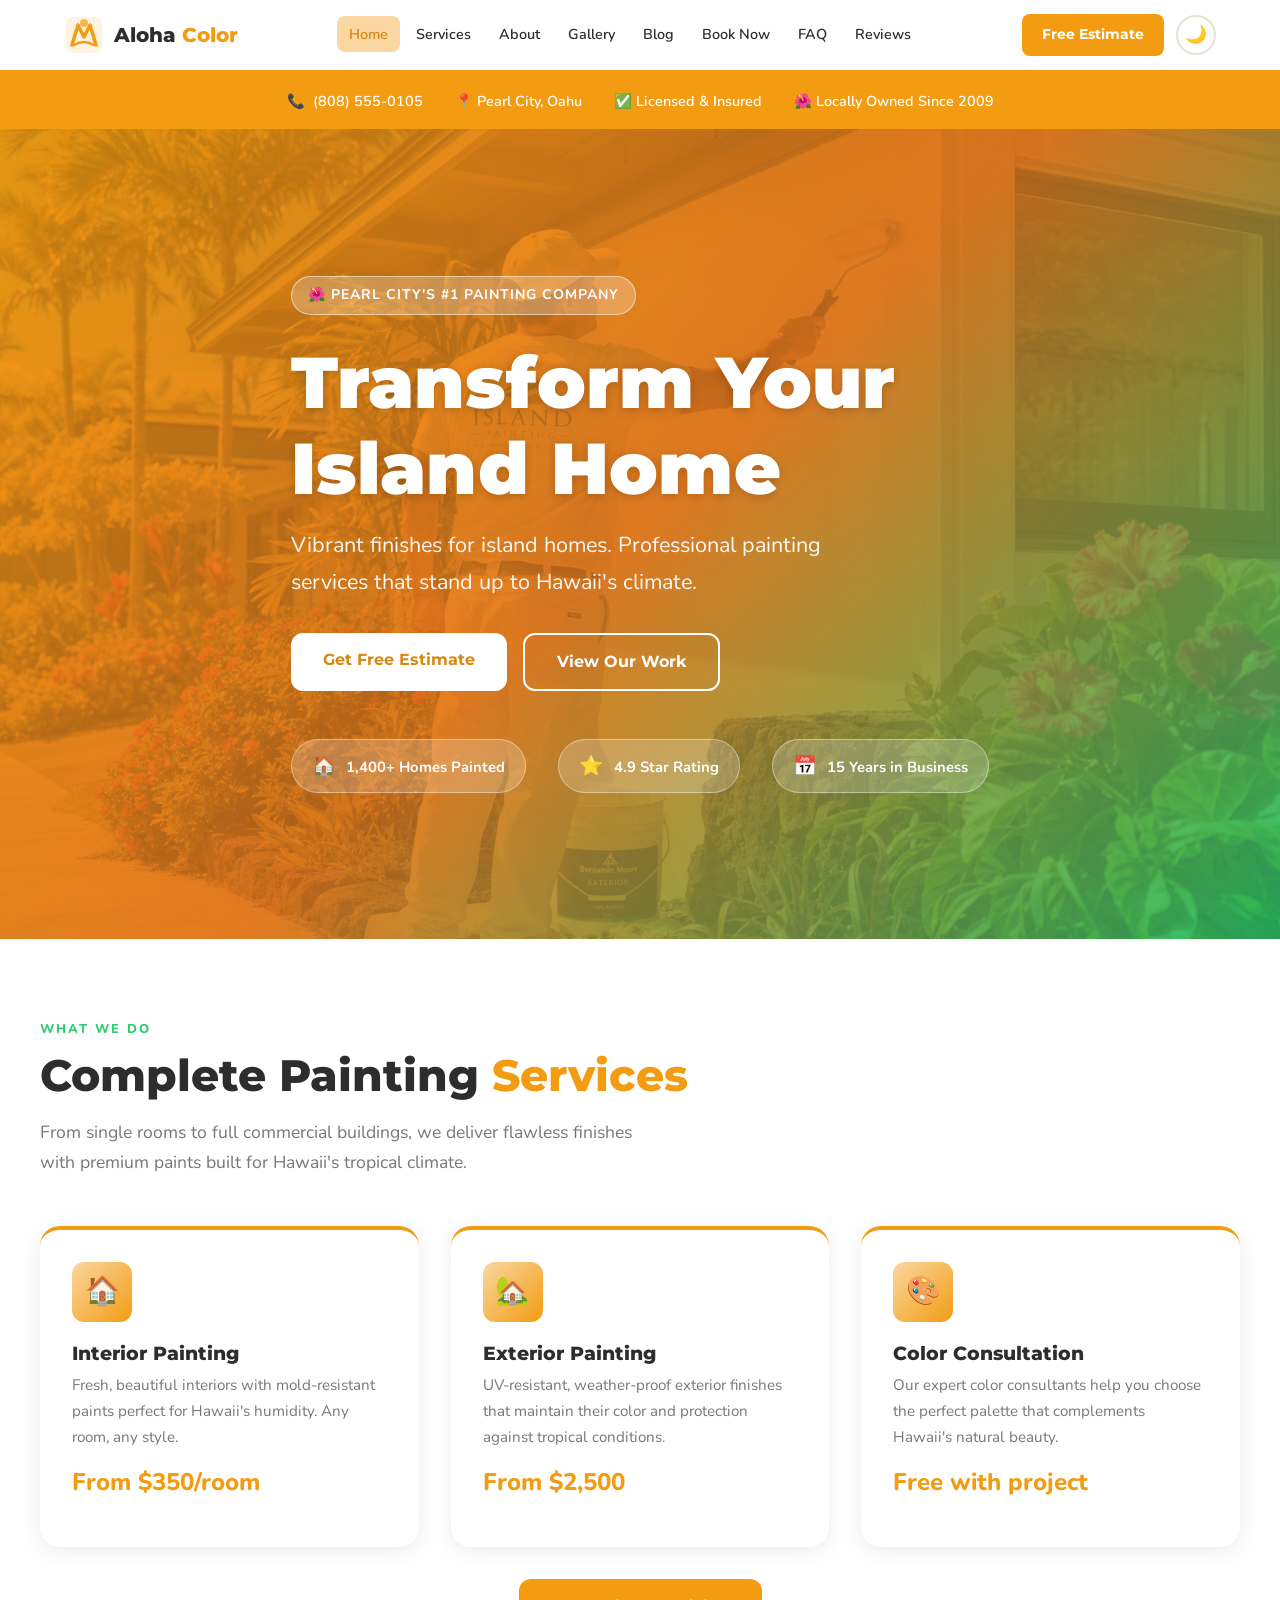
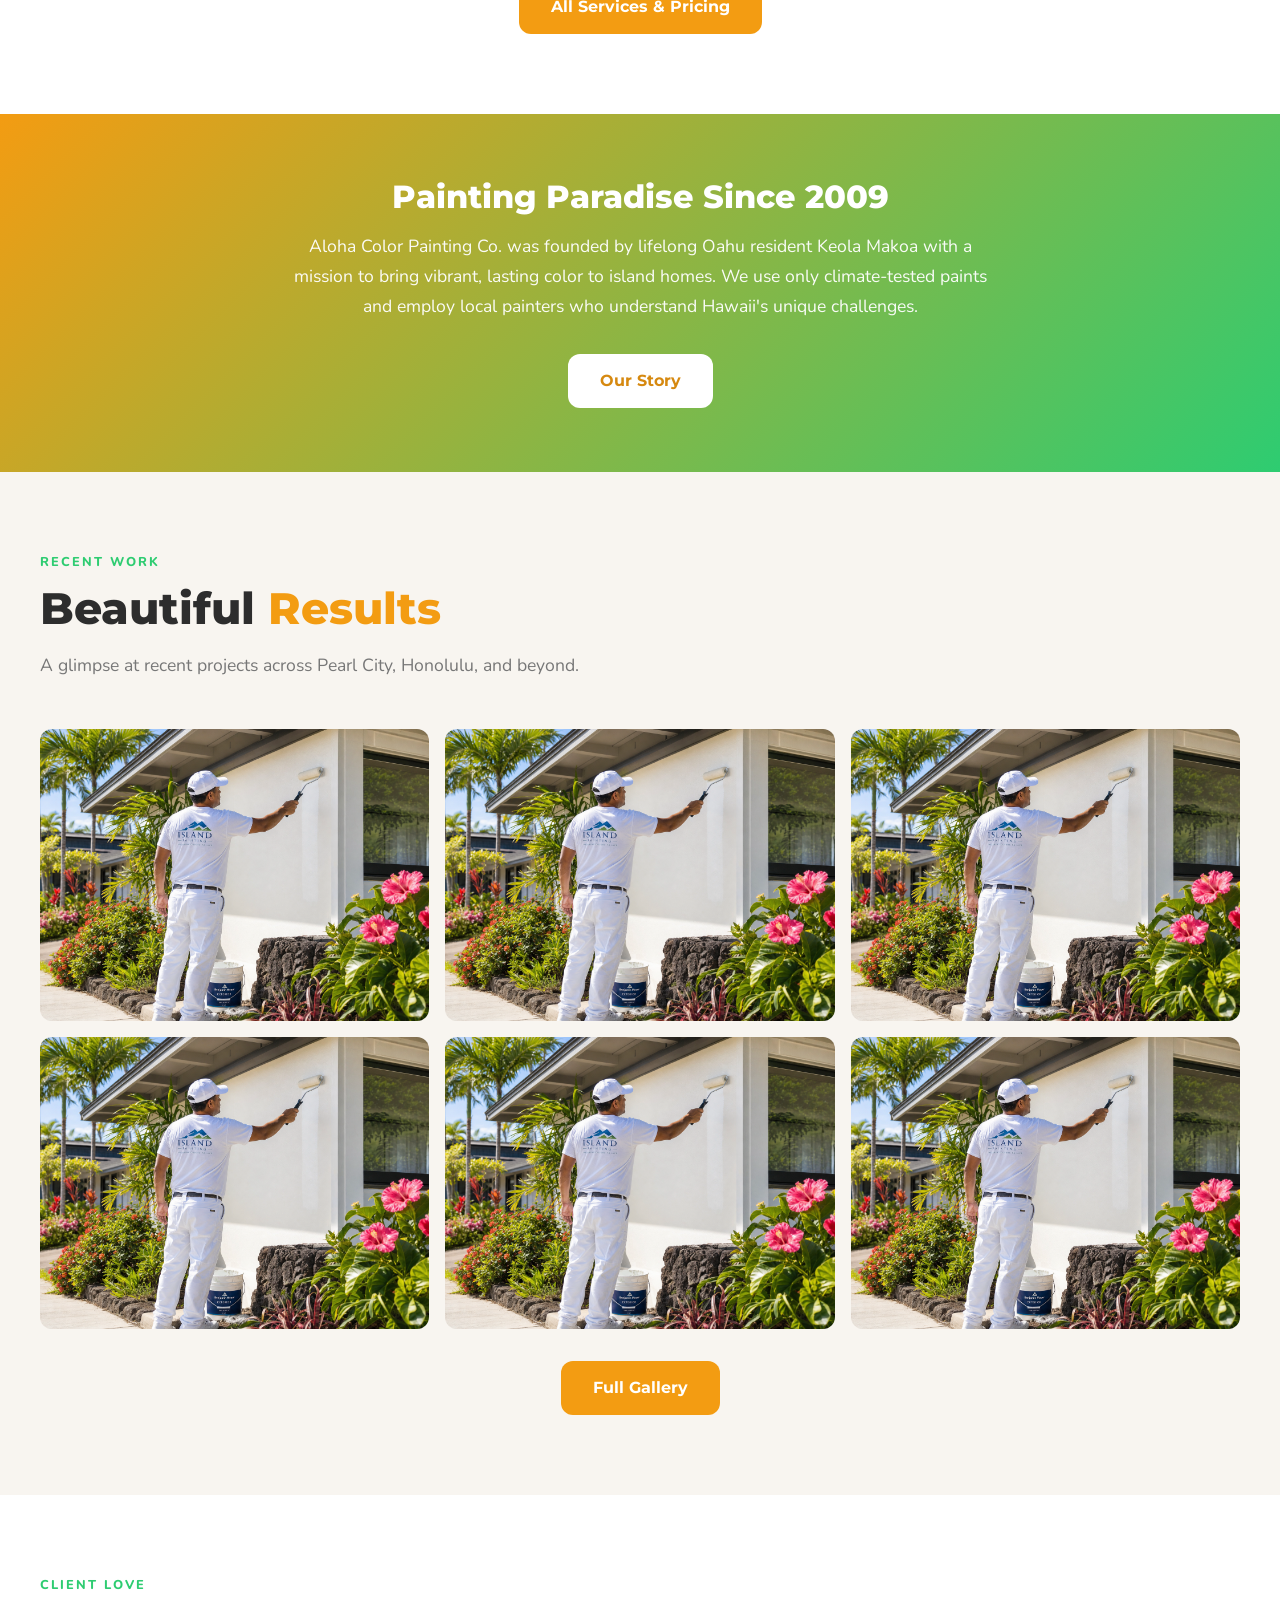
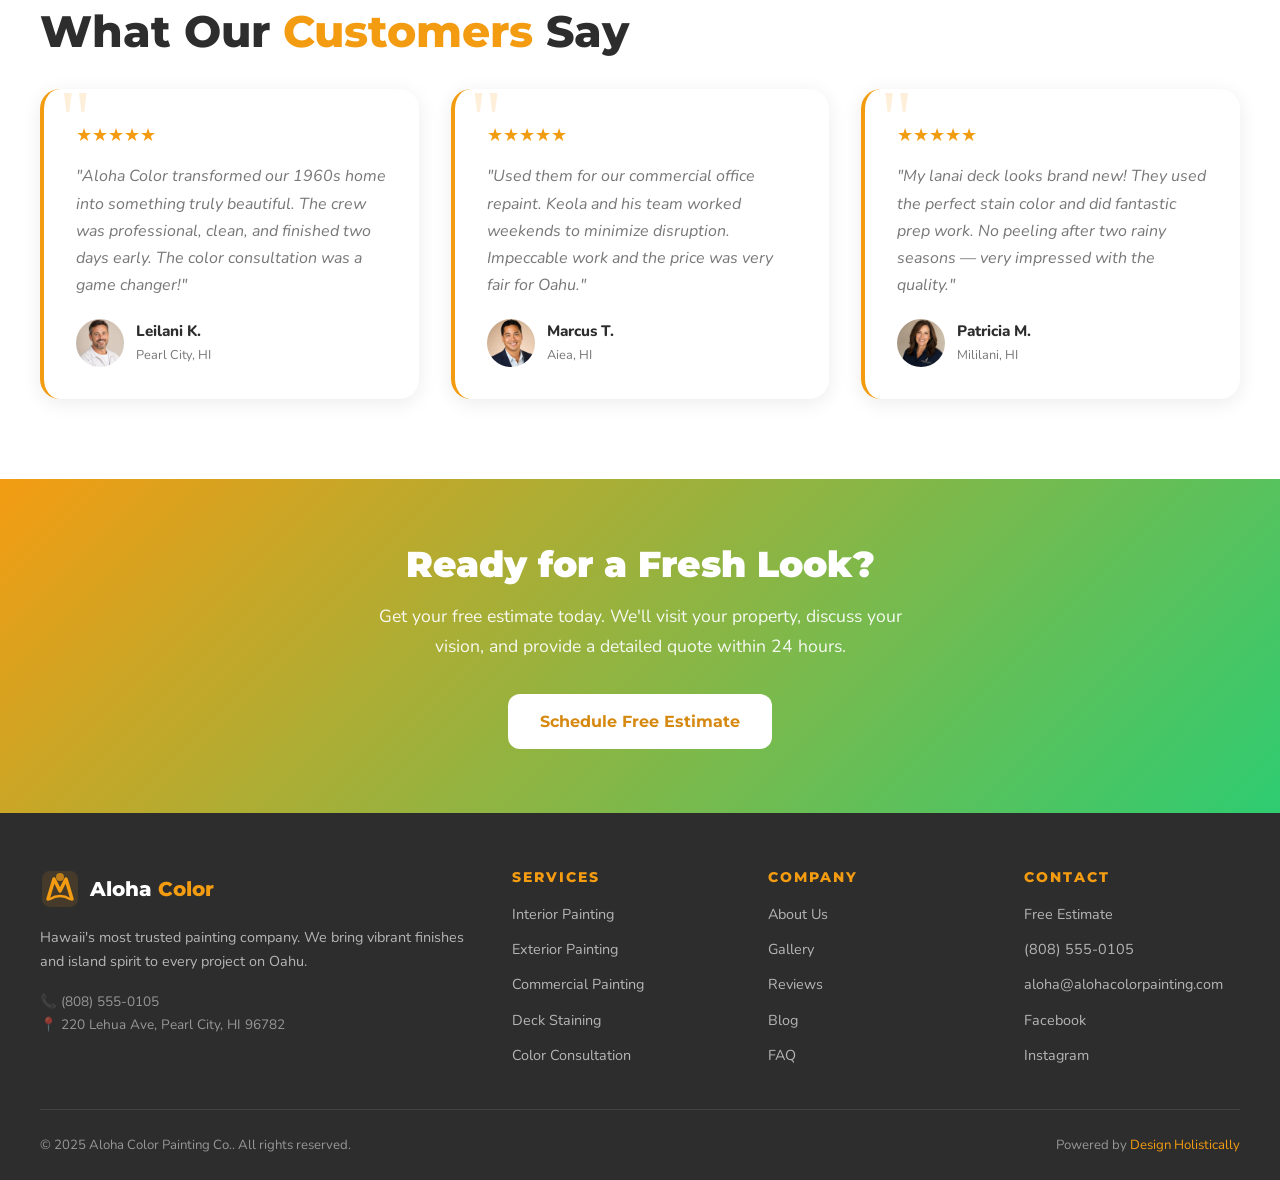
<file: index.html>
<!DOCTYPE html>
<html lang="en" data-theme="light">
<head>
<meta charset="UTF-8">
<meta name="viewport" content="width=device-width, initial-scale=1.0">
<title>Hawaii's Premier Painting Company | Aloha Color Painting Co.</title>
<meta name="description" content="Vibrant finishes for island homes. Interior, exterior, and commercial painting on Oahu.">
<meta property="og:title" content="Hawaii's Premier Painting Company | Aloha Color Painting Co.">
<meta property="og:description" content="Vibrant finishes for island homes. Interior, exterior, and commercial painting on Oahu.">
<meta property="og:image" content="images/hero.png">
<meta property="og:type" content="website">
<link rel="icon" href="data:image/svg+xml,<svg xmlns='http://www.w3.org/2000/svg' viewBox='0 0 100 100'><text y='.9em' font-size='90'>🎨</text></svg>">
<link rel="stylesheet" href="css/style.css">
<script type="application/ld+json">
{
  "@context": "https://schema.org",
  "@type": "LocalBusiness",
  "name": "Aloha Color Painting Co.",
  "description": "Vibrant finishes for island homes",
  "telephone": "(808) 555-0105",
  "address": {
    "@type": "PostalAddress",
    "streetAddress": "220 Lehua Ave",
    "addressLocality": "Pearl City",
    "addressRegion": "HI",
    "postalCode": "96782"
  },
  "url": "https://alohacolorpainting.com",
  "openingHours": "Mo-Fr 07:00-17:00",
  "priceRange": "$$"
}
</script>
  <link rel="icon" type="image/x-icon" href="images/favicon.ico">
  <link rel="icon" type="image/png" sizes="32x32" href="images/favicon-32x32.png">
  <link rel="icon" type="image/png" sizes="16x16" href="images/favicon-16x16.png">
  <link rel="apple-touch-icon" sizes="180x180" href="images/apple-touch-icon.png">
</head>
<body>
<header class="header">
  <nav class="nav-container">
    <a href="index.html" class="logo">
      <svg class="logo-svg" viewBox="0 0 40 40" fill="none" xmlns="http://www.w3.org/2000/svg">
  <rect x="2" y="2" width="36" height="36" rx="8" fill="currentColor" opacity="0.12"/>
  <path d="M8 30 L14 10 L20 22 L26 10 L32 30" stroke="currentColor" stroke-width="3.5" stroke-linecap="round" stroke-linejoin="round" fill="none"/>
  <circle cx="20" cy="8" r="4" fill="currentColor" opacity="0.7"/>
  <path d="M10 30 Q20 24 30 30" stroke="currentColor" stroke-width="2.5" stroke-linecap="round" fill="none"/>
</svg>
      <span class="logo-text">Aloha <span>Color</span></span>
    </a>
    <ul class="nav-links"><li><a href="index.html" class="active">Home</a></li>
<li><a href="services.html" class="">Services</a></li>
<li><a href="about.html" class="">About</a></li>
<li><a href="gallery.html" class="">Gallery</a></li>
<li><a href="blog.html" class="">Blog</a></li>
<li><a href="booking.html" class="">Book Now</a></li>
<li><a href="faq.html" class="">FAQ</a></li>
<li><a href="reviews.html" class="">Reviews</a></li></ul>
    <div class="nav-actions">
      <a href="booking.html" class="btn-nav">Free Estimate</a>
      <button class="theme-btn" aria-label="Toggle dark mode">🌙</button>
      <button class="hamburger" aria-label="Menu"><span></span><span></span><span></span></button>
    </div>
  </nav>
  <div class="mobile-menu"><a href="index.html">Home</a>
<a href="services.html">Services</a>
<a href="about.html">About</a>
<a href="gallery.html">Gallery</a>
<a href="blog.html">Blog</a>
<a href="booking.html">Book Now</a>
<a href="faq.html">FAQ</a>
<a href="reviews.html">Reviews</a></div>
</header>
<div class="contact-band">
  <div class="contact-band-inner">
    <span class="contact-pill">📞 <a href="tel:8085550105" style="color:#fff;">(808) 555-0105</a></span>
    <span class="contact-pill">📍 Pearl City, Oahu</span>
    <span class="contact-pill">✅ Licensed & Insured</span>
    <span class="contact-pill">🌺 Locally Owned Since 2009</span>
  </div>
</div>

<section class="hero">
  <div class="hero-bg">
    <img src="images/hero.png" alt="Painted home in Hawaii">
  </div>
  <div class="hero-content">
    <div class="hero-badge">🌺 Pearl City's #1 Painting Company</div>
    <h1>Transform Your<br>Island Home</h1>
    <p>Vibrant finishes for island homes. Professional painting services that stand up to Hawaii's climate.</p>
    <div class="hero-actions">
      <a href="booking.html" class="btn btn-white">Get Free Estimate</a>
      <a href="gallery.html" class="btn btn-outline" style="border-color:#fff;color:#fff;">View Our Work</a>
    </div>
    <div class="hero-stats">
      <div class="stat-pill"><span>🏠</span> 1,400+ Homes Painted</div>
      <div class="stat-pill"><span>⭐</span> 4.9 Star Rating</div>
      <div class="stat-pill"><span>📅</span> 15 Years in Business</div>
    </div>
  </div>
</section>

<section class="section bg-light">
  <div class="container">
    <div class="section-label">What We Do</div>
    <h2 class="section-title fade-up">Complete Painting <span>Services</span></h2>
    <p class="section-sub fade-up">From single rooms to full commercial buildings, we deliver flawless finishes with premium paints built for Hawaii's tropical climate.</p>
    <div class="grid-3" style="margin-top:2rem;">
      <div class="service-card fade-up">
        <div class="service-icon">🏠</div>
        <h3 class="card-title">Interior Painting</h3>
        <p class="card-text">Fresh, beautiful interiors with mold-resistant paints perfect for Hawaii's humidity. Any room, any style.</p>
        <p class="service-price">From $350/room</p>
      </div>
      <div class="service-card fade-up">
        <div class="service-icon">🏡</div>
        <h3 class="card-title">Exterior Painting</h3>
        <p class="card-text">UV-resistant, weather-proof exterior finishes that maintain their color and protection against tropical conditions.</p>
        <p class="service-price">From $2,500</p>
      </div>
      <div class="service-card fade-up">
        <div class="service-icon">🎨</div>
        <h3 class="card-title">Color Consultation</h3>
        <p class="card-text">Our expert color consultants help you choose the perfect palette that complements Hawaii's natural beauty.</p>
        <p class="service-price">Free with project</p>
      </div>
    </div>
    <div style="text-align:center;margin-top:2rem;">
      <a href="services.html" class="btn btn-primary">All Services & Pricing</a>
    </div>
  </div>
</section>

<div class="about-strip fade-up">
  <h2>Painting Paradise Since 2009</h2>
  <p>Aloha Color Painting Co. was founded by lifelong Oahu resident Keola Makoa with a mission to bring vibrant, lasting color to island homes. We use only climate-tested paints and employ local painters who understand Hawaii's unique challenges.</p>
  <a href="about.html" class="btn btn-white">Our Story</a>
</div>

<section class="section">
  <div class="container">
    <div class="section-label">Recent Work</div>
    <h2 class="section-title fade-up">Beautiful <span>Results</span></h2>
    <p class="section-sub fade-up">A glimpse at recent projects across Pearl City, Honolulu, and beyond.</p>
    <div class="gallery-grid">
      <div class="gallery-item fade-up"><img src="images/hero.png" alt="Exterior project"><div class="gallery-overlay"><span>Exterior — Pearl City</span></div></div>
      <div class="gallery-item fade-up"><img src="images/hero.png" alt="Interior project"><div class="gallery-overlay"><span>Interior — Honolulu</span></div></div>
      <div class="gallery-item fade-up"><img src="images/hero.png" alt="Commercial project"><div class="gallery-overlay"><span>Commercial — Aiea</span></div></div>
      <div class="gallery-item fade-up"><img src="images/hero.png" alt="Deck staining"><div class="gallery-overlay"><span>Deck Staining — Mililani</span></div></div>
      <div class="gallery-item fade-up"><img src="images/hero.png" alt="Exterior repaint"><div class="gallery-overlay"><span>Exterior — Waipahu</span></div></div>
      <div class="gallery-item fade-up"><img src="images/hero.png" alt="Interior repaint"><div class="gallery-overlay"><span>Interior — Ewa Beach</span></div></div>
    </div>
    <div style="text-align:center;margin-top:2rem;">
      <a href="gallery.html" class="btn btn-primary">Full Gallery</a>
    </div>
  </div>
</section>

<section class="section bg-light">
  <div class="container">
    <div class="section-label">Client Love</div>
    <h2 class="section-title fade-up">What Our <span>Customers</span> Say</h2>
    <div class="grid-3" style="margin-top:2rem;">
      <div class="testimonial-card fade-up">
        <div class="stars">★★★★★</div>
        <p class="testimonial-text">"Aloha Color transformed our 1960s home into something truly beautiful. The crew was professional, clean, and finished two days early. The color consultation was a game changer!"</p>
        <div class="testimonial-author">
          <img src="images/avatar-1.png" alt="Reviewer" class="author-avatar">
          <div><div class="author-name">Leilani K.</div><div class="author-loc">Pearl City, HI</div></div>
        </div>
      </div>
      <div class="testimonial-card fade-up">
        <div class="stars">★★★★★</div>
        <p class="testimonial-text">"Used them for our commercial office repaint. Keola and his team worked weekends to minimize disruption. Impeccable work and the price was very fair for Oahu."</p>
        <div class="testimonial-author">
          <img src="images/avatar-2.png" alt="Reviewer" class="author-avatar">
          <div><div class="author-name">Marcus T.</div><div class="author-loc">Aiea, HI</div></div>
        </div>
      </div>
      <div class="testimonial-card fade-up">
        <div class="stars">★★★★★</div>
        <p class="testimonial-text">"My lanai deck looks brand new! They used the perfect stain color and did fantastic prep work. No peeling after two rainy seasons — very impressed with the quality."</p>
        <div class="testimonial-author">
          <img src="images/avatar-3.png" alt="Reviewer" class="author-avatar">
          <div><div class="author-name">Patricia M.</div><div class="author-loc">Mililani, HI</div></div>
        </div>
      </div>
    </div>
  </div>
</section>

<div class="cta-band fade-up">
  <h2>Ready for a Fresh Look?</h2>
  <p>Get your free estimate today. We'll visit your property, discuss your vision, and provide a detailed quote within 24 hours.</p>
  <a href="booking.html" class="btn btn-white">Schedule Free Estimate</a>
</div>

<footer class="footer">
  <div class="footer-grid">
    <div class="footer-brand">
      <a href="index.html" class="logo">
        <svg class="logo-svg" viewBox="0 0 40 40" fill="none" xmlns="http://www.w3.org/2000/svg">
  <rect x="2" y="2" width="36" height="36" rx="8" fill="currentColor" opacity="0.12"/>
  <path d="M8 30 L14 10 L20 22 L26 10 L32 30" stroke="currentColor" stroke-width="3.5" stroke-linecap="round" stroke-linejoin="round" fill="none"/>
  <circle cx="20" cy="8" r="4" fill="currentColor" opacity="0.7"/>
  <path d="M10 30 Q20 24 30 30" stroke="currentColor" stroke-width="2.5" stroke-linecap="round" fill="none"/>
</svg>
        <span class="logo-text">Aloha <span>Color</span></span>
      </a>
      <p class="footer-desc">Hawaii's most trusted painting company. We bring vibrant finishes and island spirit to every project on Oahu.</p>
      <p style="color:rgba(255,255,255,0.5);font-size:0.85rem;">📞 (808) 555-0105<br>📍 220 Lehua Ave, Pearl City, HI 96782</p>
    </div>
    <div>
      <h4>Services</h4>
      <ul>
        <li><a href="services.html">Interior Painting</a></li>
        <li><a href="services.html">Exterior Painting</a></li>
        <li><a href="services.html">Commercial Painting</a></li>
        <li><a href="services.html">Deck Staining</a></li>
        <li><a href="services.html">Color Consultation</a></li>
      </ul>
    </div>
    <div>
      <h4>Company</h4>
      <ul>
        <li><a href="about.html">About Us</a></li>
        <li><a href="gallery.html">Gallery</a></li>
        <li><a href="reviews.html">Reviews</a></li>
        <li><a href="blog.html">Blog</a></li>
        <li><a href="faq.html">FAQ</a></li>
      </ul>
    </div>
    <div>
      <h4>Contact</h4>
      <ul>
        <li><a href="booking.html">Free Estimate</a></li>
        <li><a href="tel:8085550105">(808) 555-0105</a></li>
        <li><a href="mailto:aloha@alohacolorpainting.com">aloha@alohacolorpainting.com</a></li>
        <li><a href="#">Facebook</a></li>
        <li><a href="#">Instagram</a></li>
      </ul>
    </div>
  </div>
  <div class="footer-bottom">
    <span>© 2025 Aloha Color Painting Co.. All rights reserved.</span>
    <span>Powered by <a href="https://designholistically.com" target="_blank">Design Holistically</a></span>
  </div>
</footer>
<button class="back-to-top" aria-label="Back to top">↑</button>
<script src="js/main.js"></script>
</file>
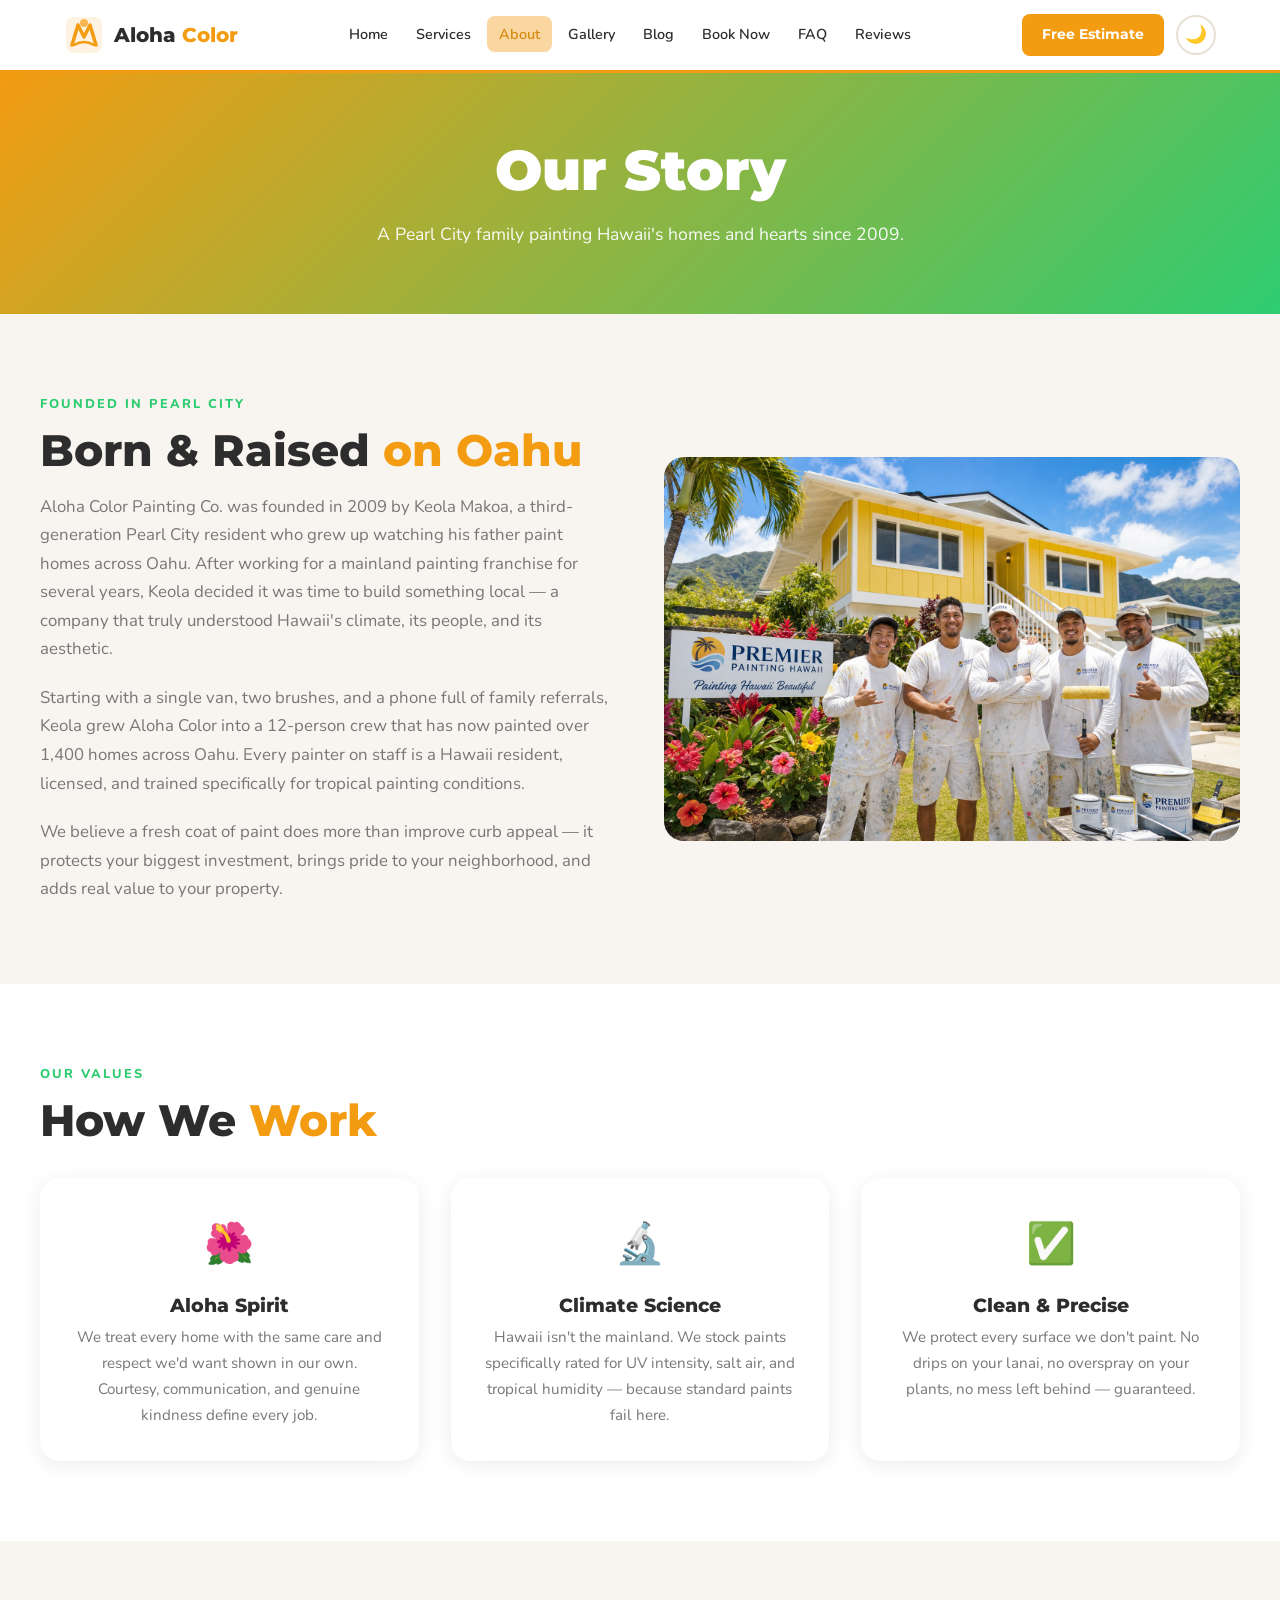
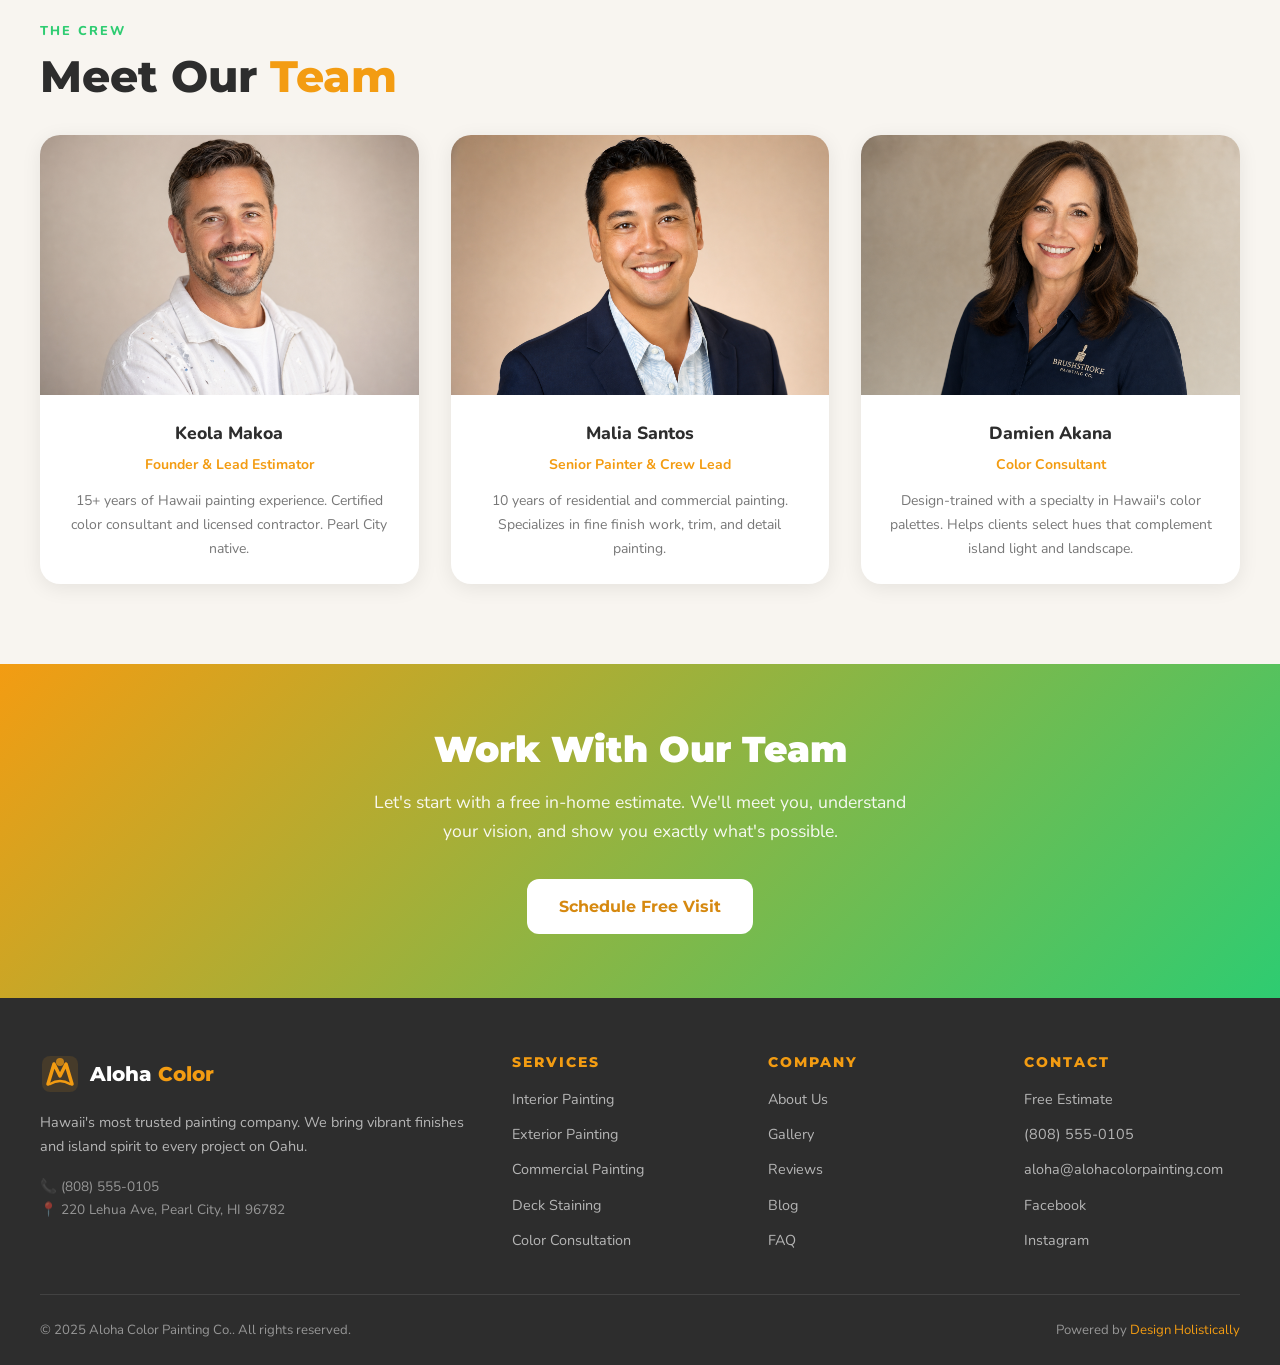
<file: about.html>
<!DOCTYPE html>
<html lang="en" data-theme="light">
<head>
<meta charset="UTF-8">
<meta name="viewport" content="width=device-width, initial-scale=1.0">
<title>About Us | Aloha Color Painting Co.</title>
<meta name="description" content="Learn the story of Aloha Color Painting Co. and our team of island painting experts.">
<meta property="og:title" content="About Us | Aloha Color Painting Co.">
<meta property="og:description" content="Learn the story of Aloha Color Painting Co. and our team of island painting experts.">
<meta property="og:image" content="images/hero.png">
<meta property="og:type" content="website">
<link rel="icon" href="data:image/svg+xml,<svg xmlns='http://www.w3.org/2000/svg' viewBox='0 0 100 100'><text y='.9em' font-size='90'>🎨</text></svg>">
<link rel="stylesheet" href="css/style.css">
<script type="application/ld+json">
{
  "@context": "https://schema.org",
  "@type": "LocalBusiness",
  "name": "Aloha Color Painting Co.",
  "description": "Vibrant finishes for island homes",
  "telephone": "(808) 555-0105",
  "address": {
    "@type": "PostalAddress",
    "streetAddress": "220 Lehua Ave",
    "addressLocality": "Pearl City",
    "addressRegion": "HI",
    "postalCode": "96782"
  },
  "url": "https://alohacolorpainting.com",
  "openingHours": "Mo-Fr 07:00-17:00",
  "priceRange": "$$"
}
</script>
  <link rel="icon" type="image/x-icon" href="images/favicon.ico">
  <link rel="icon" type="image/png" sizes="32x32" href="images/favicon-32x32.png">
  <link rel="icon" type="image/png" sizes="16x16" href="images/favicon-16x16.png">
  <link rel="apple-touch-icon" sizes="180x180" href="images/apple-touch-icon.png">
</head>
<body>
<header class="header">
  <nav class="nav-container">
    <a href="index.html" class="logo">
      <svg class="logo-svg" viewBox="0 0 40 40" fill="none" xmlns="http://www.w3.org/2000/svg">
  <rect x="2" y="2" width="36" height="36" rx="8" fill="currentColor" opacity="0.12"/>
  <path d="M8 30 L14 10 L20 22 L26 10 L32 30" stroke="currentColor" stroke-width="3.5" stroke-linecap="round" stroke-linejoin="round" fill="none"/>
  <circle cx="20" cy="8" r="4" fill="currentColor" opacity="0.7"/>
  <path d="M10 30 Q20 24 30 30" stroke="currentColor" stroke-width="2.5" stroke-linecap="round" fill="none"/>
</svg>
      <span class="logo-text">Aloha <span>Color</span></span>
    </a>
    <ul class="nav-links"><li><a href="index.html" class="">Home</a></li>
<li><a href="services.html" class="">Services</a></li>
<li><a href="about.html" class="active">About</a></li>
<li><a href="gallery.html" class="">Gallery</a></li>
<li><a href="blog.html" class="">Blog</a></li>
<li><a href="booking.html" class="">Book Now</a></li>
<li><a href="faq.html" class="">FAQ</a></li>
<li><a href="reviews.html" class="">Reviews</a></li></ul>
    <div class="nav-actions">
      <a href="booking.html" class="btn-nav">Free Estimate</a>
      <button class="theme-btn" aria-label="Toggle dark mode">🌙</button>
      <button class="hamburger" aria-label="Menu"><span></span><span></span><span></span></button>
    </div>
  </nav>
  <div class="mobile-menu"><a href="index.html">Home</a>
<a href="services.html">Services</a>
<a href="about.html">About</a>
<a href="gallery.html">Gallery</a>
<a href="blog.html">Blog</a>
<a href="booking.html">Book Now</a>
<a href="faq.html">FAQ</a>
<a href="reviews.html">Reviews</a></div>
</header>
<div class="section" style="background:linear-gradient(135deg,#F39C12,#2ECC71);padding:4rem 1.5rem;text-align:center;color:#fff;">
  <h1 style="font-size:clamp(2rem,5vw,3.5rem);font-weight:900;margin-bottom:1rem;">Our Story</h1>
  <p style="max-width:600px;margin:0 auto;font-size:1.1rem;opacity:0.95;">A Pearl City family painting Hawaii's homes and hearts since 2009.</p>
</div>

<section class="section">
  <div class="container">
    <div class="grid-2" style="align-items:center;gap:3rem;">
      <div class="fade-up">
        <div class="section-label">Founded in Pearl City</div>
        <h2 class="section-title">Born & Raised <span>on Oahu</span></h2>
        <p style="color:var(--text-muted);margin-bottom:1.25rem;font-size:1.05rem;">Aloha Color Painting Co. was founded in 2009 by Keola Makoa, a third-generation Pearl City resident who grew up watching his father paint homes across Oahu. After working for a mainland painting franchise for several years, Keola decided it was time to build something local — a company that truly understood Hawaii's climate, its people, and its aesthetic.</p>
        <p style="color:var(--text-muted);margin-bottom:1.25rem;font-size:1.05rem;">Starting with a single van, two brushes, and a phone full of family referrals, Keola grew Aloha Color into a 12-person crew that has now painted over 1,400 homes across Oahu. Every painter on staff is a Hawaii resident, licensed, and trained specifically for tropical painting conditions.</p>
        <p style="color:var(--text-muted);font-size:1.05rem;">We believe a fresh coat of paint does more than improve curb appeal — it protects your biggest investment, brings pride to your neighborhood, and adds real value to your property.</p>
      </div>
      <div class="fade-up">
        <img src="images/about.png" alt="Aloha Color founder" style="border-radius:var(--radius-lg);width:100%;object-fit:cover;">
      </div>
    </div>
  </div>
</section>

<section class="section bg-light">
  <div class="container">
    <div class="section-label">Our Values</div>
    <h2 class="section-title fade-up">How We <span>Work</span></h2>
    <div class="grid-3" style="margin-top:2rem;">
      <div class="card fade-up" style="padding:2rem;text-align:center;">
        <div style="font-size:2.5rem;margin-bottom:1rem;">🌺</div>
        <h3 class="card-title">Aloha Spirit</h3>
        <p class="card-text">We treat every home with the same care and respect we'd want shown in our own. Courtesy, communication, and genuine kindness define every job.</p>
      </div>
      <div class="card fade-up" style="padding:2rem;text-align:center;">
        <div style="font-size:2.5rem;margin-bottom:1rem;">🔬</div>
        <h3 class="card-title">Climate Science</h3>
        <p class="card-text">Hawaii isn't the mainland. We stock paints specifically rated for UV intensity, salt air, and tropical humidity — because standard paints fail here.</p>
      </div>
      <div class="card fade-up" style="padding:2rem;text-align:center;">
        <div style="font-size:2.5rem;margin-bottom:1rem;">✅</div>
        <h3 class="card-title">Clean & Precise</h3>
        <p class="card-text">We protect every surface we don't paint. No drips on your lanai, no overspray on your plants, no mess left behind — guaranteed.</p>
      </div>
    </div>
  </div>
</section>

<section class="section">
  <div class="container">
    <div class="section-label">The Crew</div>
    <h2 class="section-title fade-up">Meet Our <span>Team</span></h2>
    <div class="grid-3" style="margin-top:2rem;">
      <div class="team-card fade-up">
        <img src="images/avatar-1.png" alt="Keola Makoa" class="team-img">
        <div class="team-body">
          <div class="team-name">Keola Makoa</div>
          <div class="team-role">Founder & Lead Estimator</div>
          <p class="team-bio">15+ years of Hawaii painting experience. Certified color consultant and licensed contractor. Pearl City native.</p>
        </div>
      </div>
      <div class="team-card fade-up">
        <img src="images/avatar-2.png" alt="Malia Santos" class="team-img">
        <div class="team-body">
          <div class="team-name">Malia Santos</div>
          <div class="team-role">Senior Painter & Crew Lead</div>
          <p class="team-bio">10 years of residential and commercial painting. Specializes in fine finish work, trim, and detail painting.</p>
        </div>
      </div>
      <div class="team-card fade-up">
        <img src="images/avatar-3.png" alt="Damien Akana" class="team-img">
        <div class="team-body">
          <div class="team-name">Damien Akana</div>
          <div class="team-role">Color Consultant</div>
          <p class="team-bio">Design-trained with a specialty in Hawaii's color palettes. Helps clients select hues that complement island light and landscape.</p>
        </div>
      </div>
    </div>
  </div>
</section>

<div class="cta-band fade-up">
  <h2>Work With Our Team</h2>
  <p>Let's start with a free in-home estimate. We'll meet you, understand your vision, and show you exactly what's possible.</p>
  <a href="booking.html" class="btn btn-white">Schedule Free Visit</a>
</div>

<footer class="footer">
  <div class="footer-grid">
    <div class="footer-brand">
      <a href="index.html" class="logo">
        <svg class="logo-svg" viewBox="0 0 40 40" fill="none" xmlns="http://www.w3.org/2000/svg">
  <rect x="2" y="2" width="36" height="36" rx="8" fill="currentColor" opacity="0.12"/>
  <path d="M8 30 L14 10 L20 22 L26 10 L32 30" stroke="currentColor" stroke-width="3.5" stroke-linecap="round" stroke-linejoin="round" fill="none"/>
  <circle cx="20" cy="8" r="4" fill="currentColor" opacity="0.7"/>
  <path d="M10 30 Q20 24 30 30" stroke="currentColor" stroke-width="2.5" stroke-linecap="round" fill="none"/>
</svg>
        <span class="logo-text">Aloha <span>Color</span></span>
      </a>
      <p class="footer-desc">Hawaii's most trusted painting company. We bring vibrant finishes and island spirit to every project on Oahu.</p>
      <p style="color:rgba(255,255,255,0.5);font-size:0.85rem;">📞 (808) 555-0105<br>📍 220 Lehua Ave, Pearl City, HI 96782</p>
    </div>
    <div>
      <h4>Services</h4>
      <ul>
        <li><a href="services.html">Interior Painting</a></li>
        <li><a href="services.html">Exterior Painting</a></li>
        <li><a href="services.html">Commercial Painting</a></li>
        <li><a href="services.html">Deck Staining</a></li>
        <li><a href="services.html">Color Consultation</a></li>
      </ul>
    </div>
    <div>
      <h4>Company</h4>
      <ul>
        <li><a href="about.html">About Us</a></li>
        <li><a href="gallery.html">Gallery</a></li>
        <li><a href="reviews.html">Reviews</a></li>
        <li><a href="blog.html">Blog</a></li>
        <li><a href="faq.html">FAQ</a></li>
      </ul>
    </div>
    <div>
      <h4>Contact</h4>
      <ul>
        <li><a href="booking.html">Free Estimate</a></li>
        <li><a href="tel:8085550105">(808) 555-0105</a></li>
        <li><a href="mailto:aloha@alohacolorpainting.com">aloha@alohacolorpainting.com</a></li>
        <li><a href="#">Facebook</a></li>
        <li><a href="#">Instagram</a></li>
      </ul>
    </div>
  </div>
  <div class="footer-bottom">
    <span>© 2025 Aloha Color Painting Co.. All rights reserved.</span>
    <span>Powered by <a href="https://designholistically.com" target="_blank">Design Holistically</a></span>
  </div>
</footer>
<button class="back-to-top" aria-label="Back to top">↑</button>
<script src="js/main.js"></script>
</file>
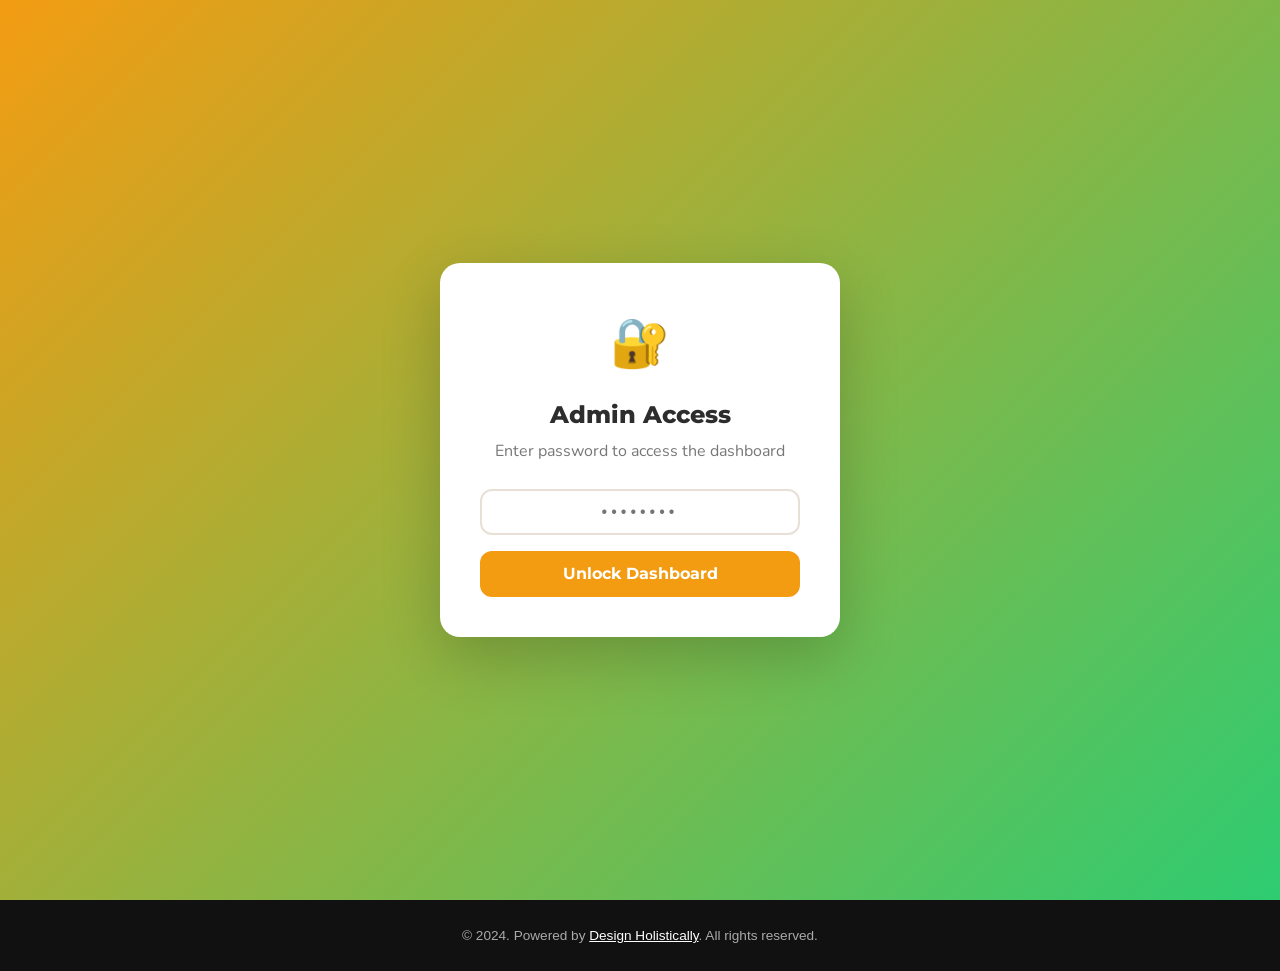
<file: admin.html>
<!DOCTYPE html>
<html lang="en" data-theme="light">
<head>
<meta charset="UTF-8">
<meta name="viewport" content="width=device-width, initial-scale=1.0">
<title>Admin Dashboard | Aloha Color Painting Co.</title>
<meta name="description" content="Admin panel for Aloha Color Painting Co.">
<meta property="og:title" content="Admin Dashboard | Aloha Color Painting Co.">
<meta property="og:description" content="Admin panel for Aloha Color Painting Co.">
<meta property="og:image" content="images/hero.png">
<meta property="og:type" content="website">
<link rel="icon" href="data:image/svg+xml,<svg xmlns='http://www.w3.org/2000/svg' viewBox='0 0 100 100'><text y='.9em' font-size='90'>🎨</text></svg>">
<link rel="stylesheet" href="css/style.css">
<script type="application/ld+json">
{
  "@context": "https://schema.org",
  "@type": "LocalBusiness",
  "name": "Aloha Color Painting Co.",
  "description": "Vibrant finishes for island homes",
  "telephone": "(808) 555-0105",
  "address": {
    "@type": "PostalAddress",
    "streetAddress": "220 Lehua Ave",
    "addressLocality": "Pearl City",
    "addressRegion": "HI",
    "postalCode": "96782"
  },
  "url": "https://alohacolorpainting.com",
  "openingHours": "Mo-Fr 07:00-17:00",
  "priceRange": "$$"
}
</script>
  <link rel="icon" type="image/x-icon" href="images/favicon.ico">
  <link rel="icon" type="image/png" sizes="32x32" href="images/favicon-32x32.png">
  <link rel="icon" type="image/png" sizes="16x16" href="images/favicon-16x16.png">
  <link rel="apple-touch-icon" sizes="180x180" href="images/apple-touch-icon.png">
</head>
<body>
<div id="adminLock" class="admin-lock">
  <div class="lock-card">
    <div class="lock-icon">🔐</div>
    <h2>Admin Access</h2>
    <p>Enter password to access the dashboard</p>
    <form id="lockForm">
      <input type="password" id="adminPw" class="lock-input" placeholder="••••••••" autocomplete="current-password">
      <button type="submit" class="lock-btn">Unlock Dashboard</button>
      <p class="lock-error" id="lockError">Incorrect password. Try again.</p>
    </form>
  </div>
</div>

<div id="adminPanel" class="admin-panel">
  <div class="admin-header">
    <h1>🎨 Aloha Color Admin</h1>
    <span style="font-size:0.875rem;opacity:0.85;">Pearl City, Oahu</span>
  </div>
  <div class="admin-body">
    <div class="stats-grid">
      <div class="stat-card"><div class="stat-num">31</div><div class="stat-label">Total Bookings (MTD)</div></div>
      <div class="stat-card"><div class="stat-num">$54,200</div><div class="stat-label">Revenue Estimate (MTD)</div></div>
      <div class="stat-card"><div class="stat-num">9</div><div class="stat-label">Pending Estimates</div></div>
      <div class="stat-card"><div class="stat-num">14</div><div class="stat-label">New Leads (This Week)</div></div>
    </div>

    <h3 class="admin-section-title">Pending Estimate Requests</h3>
    <div class="admin-table-wrap">
      <table class="admin-table">
        <thead><tr><th>Client</th><th>Service</th><th>Date Requested</th><th>Phone</th><th>Status</th></tr></thead>
        <tbody>
          <tr><td>Leilani Kahananui</td><td>Exterior Painting</td><td>Jun 28, 2025</td><td>(808) 555-1001</td><td><span class="status-badge status-pending">Pending</span></td></tr>
          <tr><td>Marcus Tuilagi</td><td>Interior — 4 Rooms</td><td>Jun 27, 2025</td><td>(808) 555-1002</td><td><span class="status-badge status-confirmed">Confirmed</span></td></tr>
          <tr><td>Patricia Morales</td><td>Deck Staining</td><td>Jun 26, 2025</td><td>(808) 555-1003</td><td><span class="status-badge status-pending">Pending</span></td></tr>
          <tr><td>Damien Akana Jr.</td><td>Commercial — Office</td><td>Jun 25, 2025</td><td>(808) 555-1004</td><td><span class="status-badge status-confirmed">Confirmed</span></td></tr>
          <tr><td>Noelani Fong</td><td>Exterior + Deck</td><td>Jun 24, 2025</td><td>(808) 555-1005</td><td><span class="status-badge status-pending">Pending</span></td></tr>
          <tr><td>Robert Yasuda</td><td>Interior — Full Home</td><td>Jun 23, 2025</td><td>(808) 555-1006</td><td><span class="status-badge status-confirmed">Confirmed</span></td></tr>
        </tbody>
      </table>
    </div>

    <h3 class="admin-section-title">Recent Inquiries</h3>
    <div class="admin-table-wrap">
      <table class="admin-table">
        <thead><tr><th>Name</th><th>Message</th><th>Date</th><th>Status</th></tr></thead>
        <tbody>
          <tr><td>Kevin Shimabukuro</td><td>Asking about elastomeric coating for stucco home in Aiea</td><td>Jun 28, 2025</td><td><span class="status-badge status-new">New</span></td></tr>
          <tr><td>Jennifer Leong</td><td>Requesting color consultation for condo in Honolulu high-rise</td><td>Jun 27, 2025</td><td><span class="status-badge status-new">New</span></td></tr>
          <tr><td>Sam Kahele</td><td>Need exterior quote for 3,200 sq ft home in Kaneohe</td><td>Jun 26, 2025</td><td><span class="status-badge status-confirmed">Responded</span></td></tr>
          <tr><td>Tina Nakashima</td><td>HOA approval question — need to repaint per new color scheme</td><td>Jun 25, 2025</td><td><span class="status-badge status-confirmed">Responded</span></td></tr>
          <tr><td>Aaron Pila</td><td>Looking for epoxy garage floor coating in Pearl City</td><td>Jun 24, 2025</td><td><span class="status-badge status-new">New</span></td></tr>
        </tbody>
      </table>
    </div>
  </div>
</div>
<link rel="stylesheet" href="css/style.css">
<script src="js/main.js"></script>

  <!-- Powered by Design Holistically -->
  <footer style="background:#111;color:#aaa;text-align:center;padding:1.5rem;font-size:0.85rem;font-family:sans-serif;">
    <p>&copy; 2024. Powered by <a href="https://designholistically.com" target="_blank" rel="noopener" style="color:#fff;text-decoration:underline;">Design Holistically</a>. All rights reserved.</p>
  </footer>
</file>
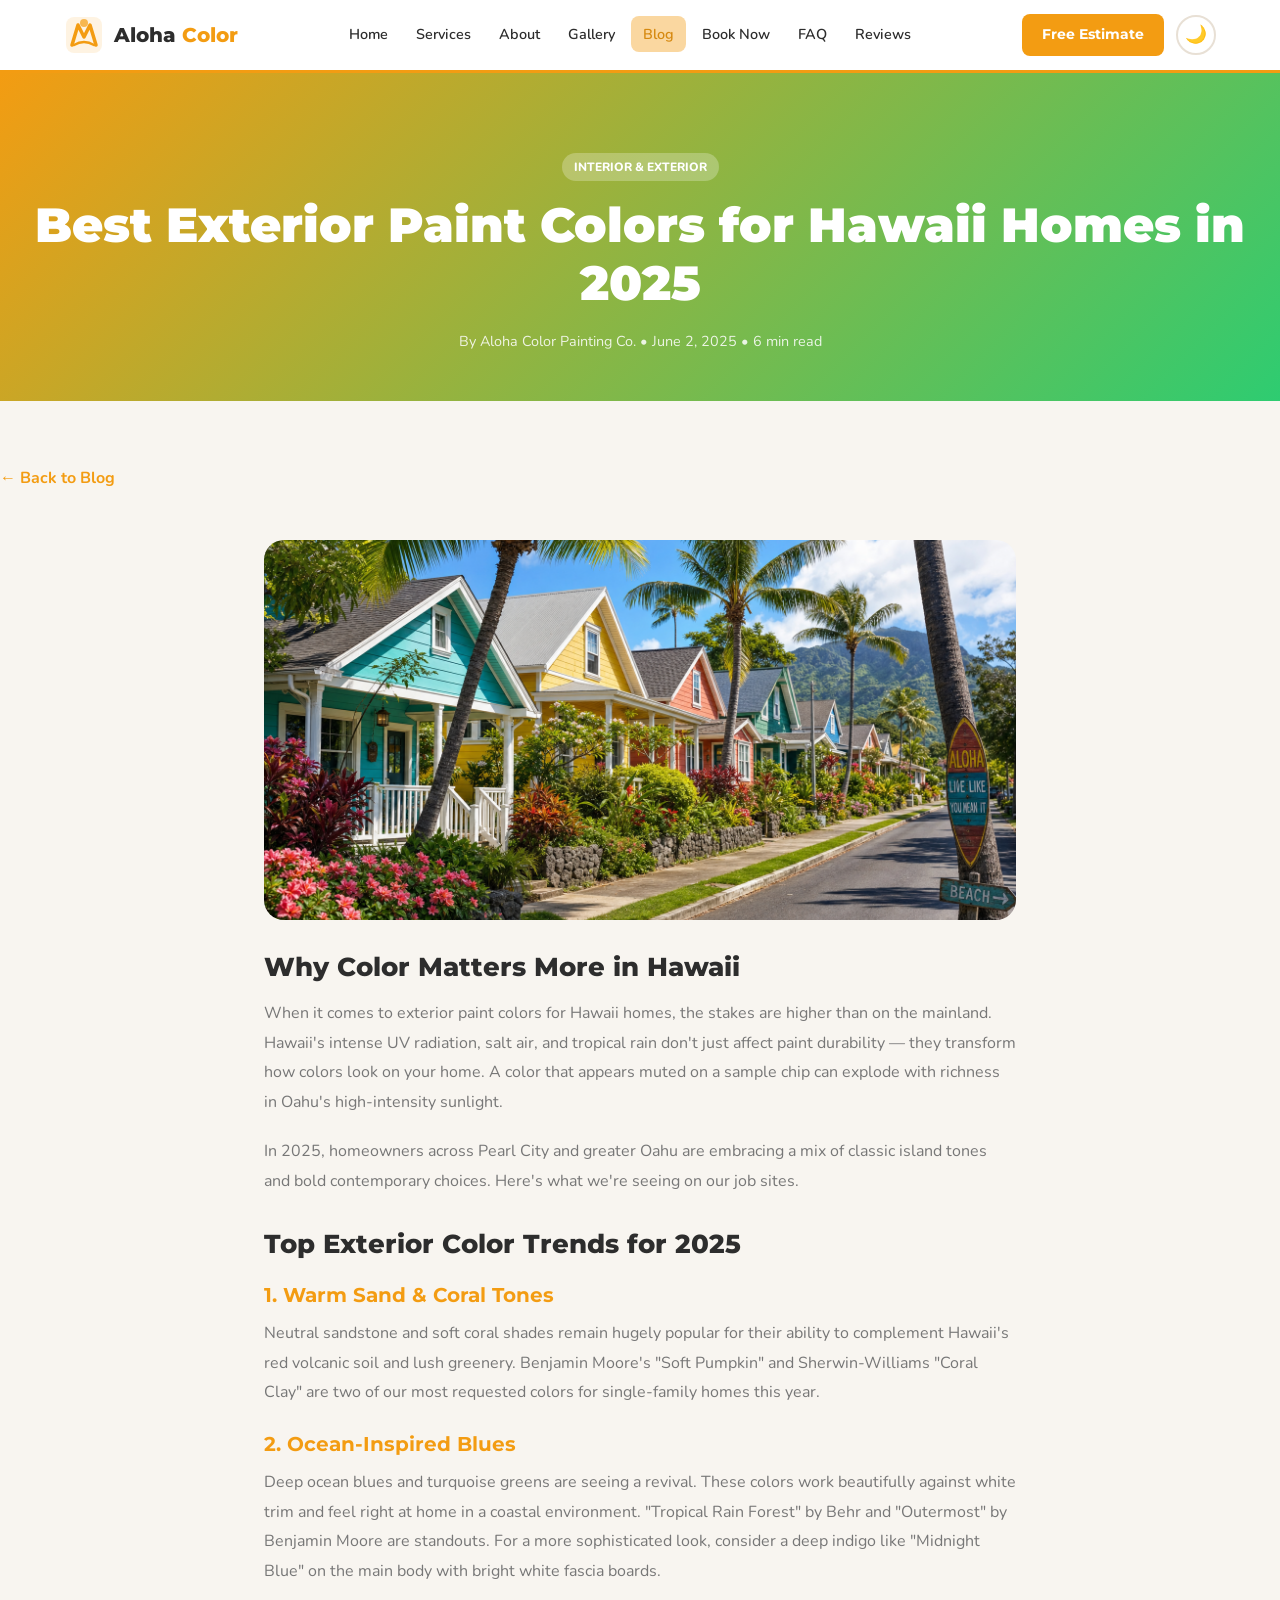
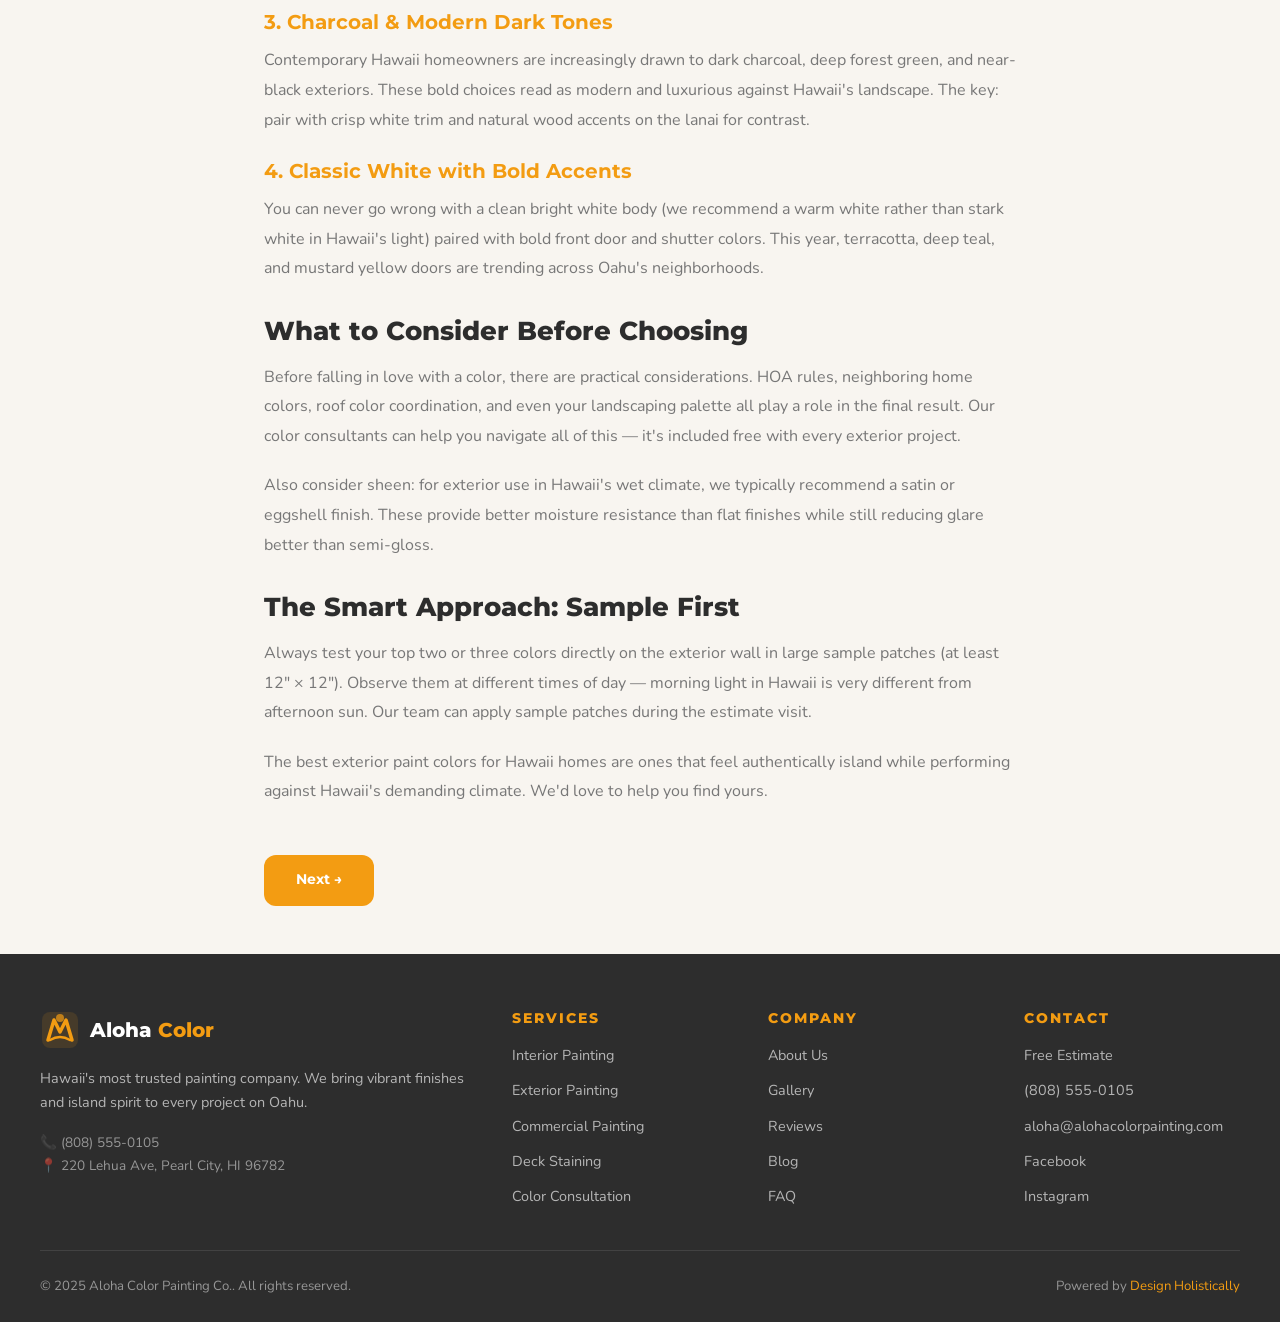
<file: blog-post-1.html>
<!DOCTYPE html>
<html lang="en" data-theme="light">
<head>
<meta charset="UTF-8">
<meta name="viewport" content="width=device-width, initial-scale=1.0">
<title>Best Exterior Paint Colors for Hawaii Homes in 2025 | Aloha Color Painting Co.</title>
<meta name="description" content="Read our article: Best Exterior Paint Colors for Hawaii Homes in 2025">
<meta property="og:title" content="Best Exterior Paint Colors for Hawaii Homes in 2025 | Aloha Color Painting Co.">
<meta property="og:description" content="Read our article: Best Exterior Paint Colors for Hawaii Homes in 2025">
<meta property="og:image" content="images/hero.png">
<meta property="og:type" content="website">
<link rel="icon" href="data:image/svg+xml,<svg xmlns='http://www.w3.org/2000/svg' viewBox='0 0 100 100'><text y='.9em' font-size='90'>🎨</text></svg>">
<link rel="stylesheet" href="css/style.css">
<script type="application/ld+json">
{
  "@context": "https://schema.org",
  "@type": "LocalBusiness",
  "name": "Aloha Color Painting Co.",
  "description": "Vibrant finishes for island homes",
  "telephone": "(808) 555-0105",
  "address": {
    "@type": "PostalAddress",
    "streetAddress": "220 Lehua Ave",
    "addressLocality": "Pearl City",
    "addressRegion": "HI",
    "postalCode": "96782"
  },
  "url": "https://alohacolorpainting.com",
  "openingHours": "Mo-Fr 07:00-17:00",
  "priceRange": "$$"
}
</script>
  <link rel="icon" type="image/x-icon" href="images/favicon.ico">
  <link rel="icon" type="image/png" sizes="32x32" href="images/favicon-32x32.png">
  <link rel="icon" type="image/png" sizes="16x16" href="images/favicon-16x16.png">
  <link rel="apple-touch-icon" sizes="180x180" href="images/apple-touch-icon.png">
</head>
<body>
<header class="header">
  <nav class="nav-container">
    <a href="index.html" class="logo">
      <svg class="logo-svg" viewBox="0 0 40 40" fill="none" xmlns="http://www.w3.org/2000/svg">
  <rect x="2" y="2" width="36" height="36" rx="8" fill="currentColor" opacity="0.12"/>
  <path d="M8 30 L14 10 L20 22 L26 10 L32 30" stroke="currentColor" stroke-width="3.5" stroke-linecap="round" stroke-linejoin="round" fill="none"/>
  <circle cx="20" cy="8" r="4" fill="currentColor" opacity="0.7"/>
  <path d="M10 30 Q20 24 30 30" stroke="currentColor" stroke-width="2.5" stroke-linecap="round" fill="none"/>
</svg>
      <span class="logo-text">Aloha <span>Color</span></span>
    </a>
    <ul class="nav-links"><li><a href="index.html" class="">Home</a></li>
<li><a href="services.html" class="">Services</a></li>
<li><a href="about.html" class="">About</a></li>
<li><a href="gallery.html" class="">Gallery</a></li>
<li><a href="blog.html" class="active">Blog</a></li>
<li><a href="booking.html" class="">Book Now</a></li>
<li><a href="faq.html" class="">FAQ</a></li>
<li><a href="reviews.html" class="">Reviews</a></li></ul>
    <div class="nav-actions">
      <a href="booking.html" class="btn-nav">Free Estimate</a>
      <button class="theme-btn" aria-label="Toggle dark mode">🌙</button>
      <button class="hamburger" aria-label="Menu"><span></span><span></span><span></span></button>
    </div>
  </nav>
  <div class="mobile-menu"><a href="index.html">Home</a>
<a href="services.html">Services</a>
<a href="about.html">About</a>
<a href="gallery.html">Gallery</a>
<a href="blog.html">Blog</a>
<a href="booking.html">Book Now</a>
<a href="faq.html">FAQ</a>
<a href="reviews.html">Reviews</a></div>
</header>
<div class="post-header">
  <span class="blog-tag" style="background:rgba(255,255,255,0.25);color:#fff;margin-bottom:1rem;display:inline-block;">Interior & Exterior</span>
  <h1>Best Exterior Paint Colors for Hawaii Homes in 2025</h1>
  <p class="post-meta">By Aloha Color Painting Co. &bull; June 2, 2025 &bull; 6 min read</p>
</div>
<div class="post-back container" style="padding-top:2rem;"><a href="blog.html" style="color:var(--primary);font-weight:700;">← Back to Blog</a></div>
<div class="post-body container">
  <img src="images/blog-1.png" alt="Best Exterior Paint Colors for Hawaii Homes in 2025" class="post-img">
  
<h2>Why Color Matters More in Hawaii</h2>
<p>When it comes to exterior paint colors for Hawaii homes, the stakes are higher than on the mainland. Hawaii's intense UV radiation, salt air, and tropical rain don't just affect paint durability — they transform how colors look on your home. A color that appears muted on a sample chip can explode with richness in Oahu's high-intensity sunlight.</p>
<p>In 2025, homeowners across Pearl City and greater Oahu are embracing a mix of classic island tones and bold contemporary choices. Here's what we're seeing on our job sites.</p>
<h2>Top Exterior Color Trends for 2025</h2>
<h3>1. Warm Sand & Coral Tones</h3>
<p>Neutral sandstone and soft coral shades remain hugely popular for their ability to complement Hawaii's red volcanic soil and lush greenery. Benjamin Moore's "Soft Pumpkin" and Sherwin-Williams "Coral Clay" are two of our most requested colors for single-family homes this year.</p>
<h3>2. Ocean-Inspired Blues</h3>
<p>Deep ocean blues and turquoise greens are seeing a revival. These colors work beautifully against white trim and feel right at home in a coastal environment. "Tropical Rain Forest" by Behr and "Outermost" by Benjamin Moore are standouts. For a more sophisticated look, consider a deep indigo like "Midnight Blue" on the main body with bright white fascia boards.</p>
<h3>3. Charcoal & Modern Dark Tones</h3>
<p>Contemporary Hawaii homeowners are increasingly drawn to dark charcoal, deep forest green, and near-black exteriors. These bold choices read as modern and luxurious against Hawaii's landscape. The key: pair with crisp white trim and natural wood accents on the lanai for contrast.</p>
<h3>4. Classic White with Bold Accents</h3>
<p>You can never go wrong with a clean bright white body (we recommend a warm white rather than stark white in Hawaii's light) paired with bold front door and shutter colors. This year, terracotta, deep teal, and mustard yellow doors are trending across Oahu's neighborhoods.</p>
<h2>What to Consider Before Choosing</h2>
<p>Before falling in love with a color, there are practical considerations. HOA rules, neighboring home colors, roof color coordination, and even your landscaping palette all play a role in the final result. Our color consultants can help you navigate all of this — it's included free with every exterior project.</p>
<p>Also consider sheen: for exterior use in Hawaii's wet climate, we typically recommend a satin or eggshell finish. These provide better moisture resistance than flat finishes while still reducing glare better than semi-gloss.</p>
<h2>The Smart Approach: Sample First</h2>
<p>Always test your top two or three colors directly on the exterior wall in large sample patches (at least 12" × 12"). Observe them at different times of day — morning light in Hawaii is very different from afternoon sun. Our team can apply sample patches during the estimate visit.</p>
<p>The best exterior paint colors for Hawaii homes are ones that feel authentically island while performing against Hawaii's demanding climate. We'd love to help you find yours.</p>

  <div class="step-actions" style="margin-top:3rem;"><a href="blog-post-2.html" class="btn btn-primary" style="font-size:0.875rem;">Next →</a></div>
</div>

<footer class="footer">
  <div class="footer-grid">
    <div class="footer-brand">
      <a href="index.html" class="logo">
        <svg class="logo-svg" viewBox="0 0 40 40" fill="none" xmlns="http://www.w3.org/2000/svg">
  <rect x="2" y="2" width="36" height="36" rx="8" fill="currentColor" opacity="0.12"/>
  <path d="M8 30 L14 10 L20 22 L26 10 L32 30" stroke="currentColor" stroke-width="3.5" stroke-linecap="round" stroke-linejoin="round" fill="none"/>
  <circle cx="20" cy="8" r="4" fill="currentColor" opacity="0.7"/>
  <path d="M10 30 Q20 24 30 30" stroke="currentColor" stroke-width="2.5" stroke-linecap="round" fill="none"/>
</svg>
        <span class="logo-text">Aloha <span>Color</span></span>
      </a>
      <p class="footer-desc">Hawaii's most trusted painting company. We bring vibrant finishes and island spirit to every project on Oahu.</p>
      <p style="color:rgba(255,255,255,0.5);font-size:0.85rem;">📞 (808) 555-0105<br>📍 220 Lehua Ave, Pearl City, HI 96782</p>
    </div>
    <div>
      <h4>Services</h4>
      <ul>
        <li><a href="services.html">Interior Painting</a></li>
        <li><a href="services.html">Exterior Painting</a></li>
        <li><a href="services.html">Commercial Painting</a></li>
        <li><a href="services.html">Deck Staining</a></li>
        <li><a href="services.html">Color Consultation</a></li>
      </ul>
    </div>
    <div>
      <h4>Company</h4>
      <ul>
        <li><a href="about.html">About Us</a></li>
        <li><a href="gallery.html">Gallery</a></li>
        <li><a href="reviews.html">Reviews</a></li>
        <li><a href="blog.html">Blog</a></li>
        <li><a href="faq.html">FAQ</a></li>
      </ul>
    </div>
    <div>
      <h4>Contact</h4>
      <ul>
        <li><a href="booking.html">Free Estimate</a></li>
        <li><a href="tel:8085550105">(808) 555-0105</a></li>
        <li><a href="mailto:aloha@alohacolorpainting.com">aloha@alohacolorpainting.com</a></li>
        <li><a href="#">Facebook</a></li>
        <li><a href="#">Instagram</a></li>
      </ul>
    </div>
  </div>
  <div class="footer-bottom">
    <span>© 2025 Aloha Color Painting Co.. All rights reserved.</span>
    <span>Powered by <a href="https://designholistically.com" target="_blank">Design Holistically</a></span>
  </div>
</footer>
<button class="back-to-top" aria-label="Back to top">↑</button>
<script src="js/main.js"></script>
</file>
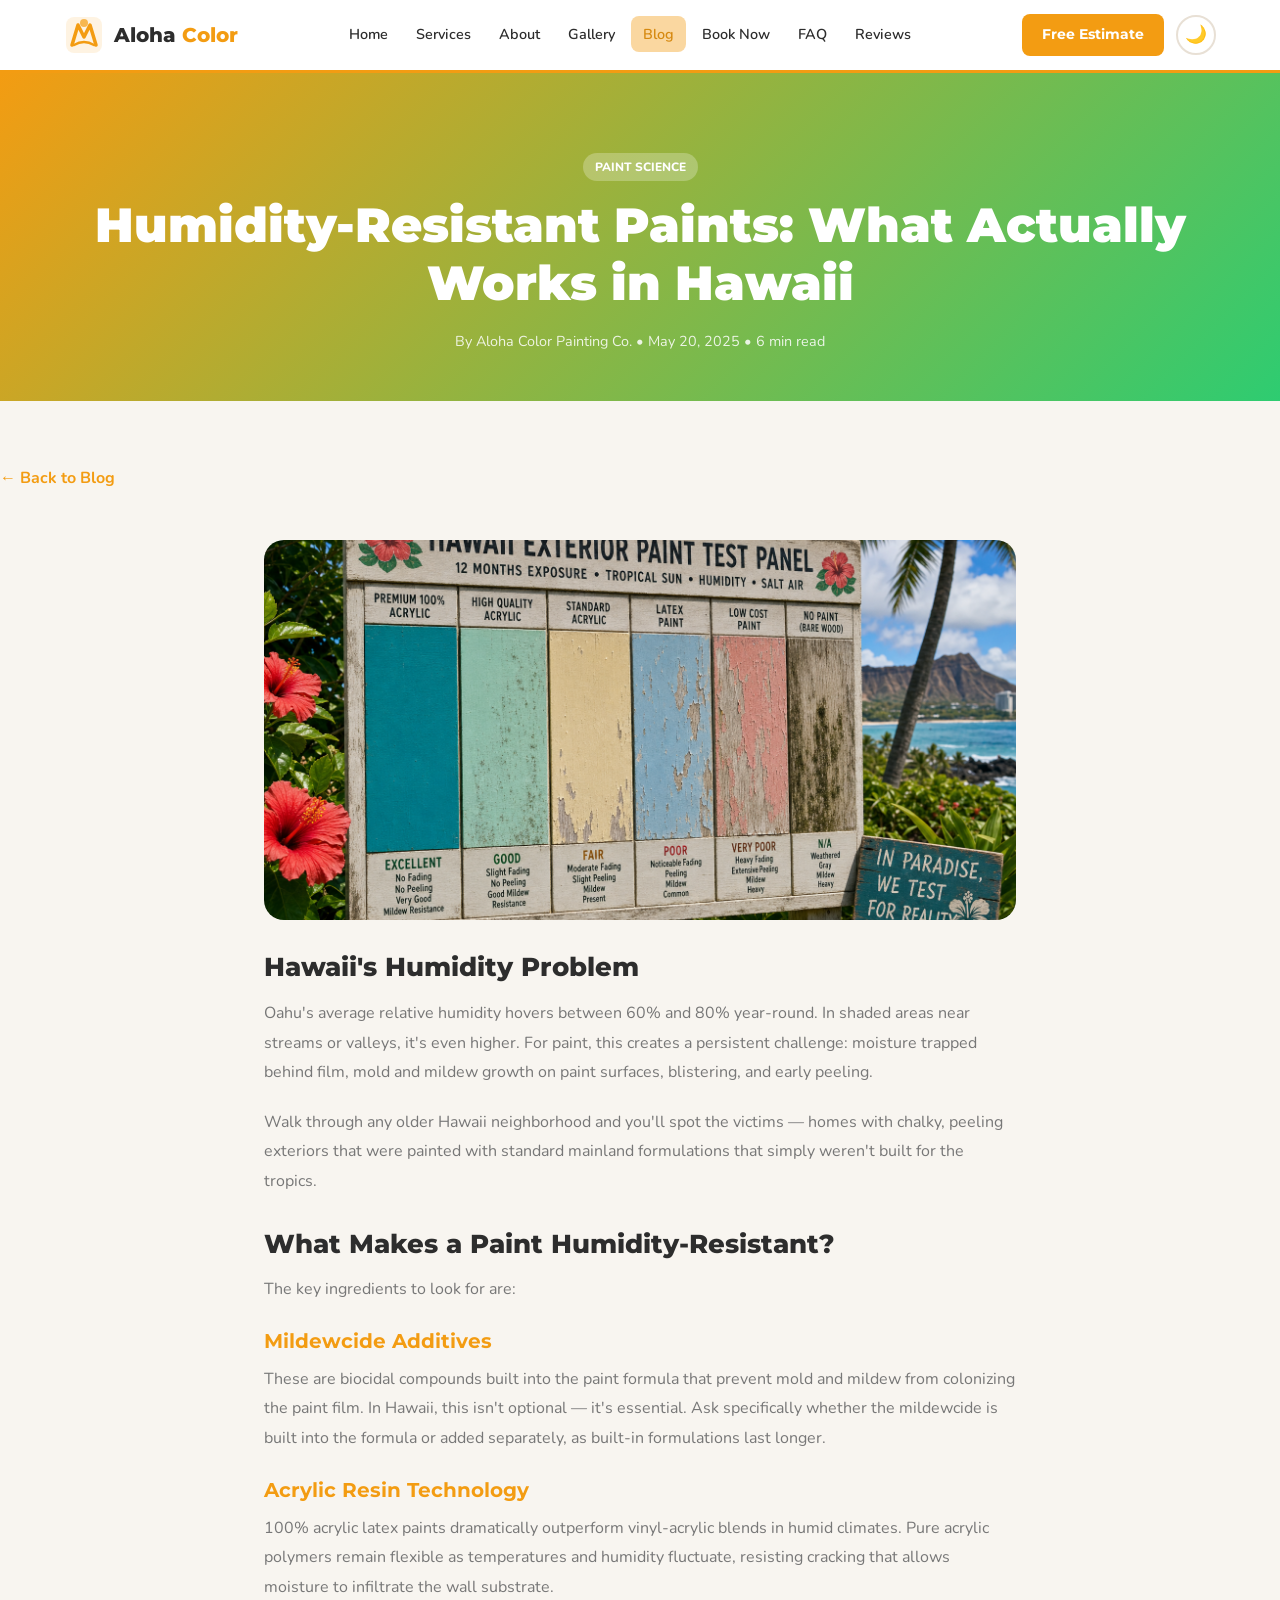
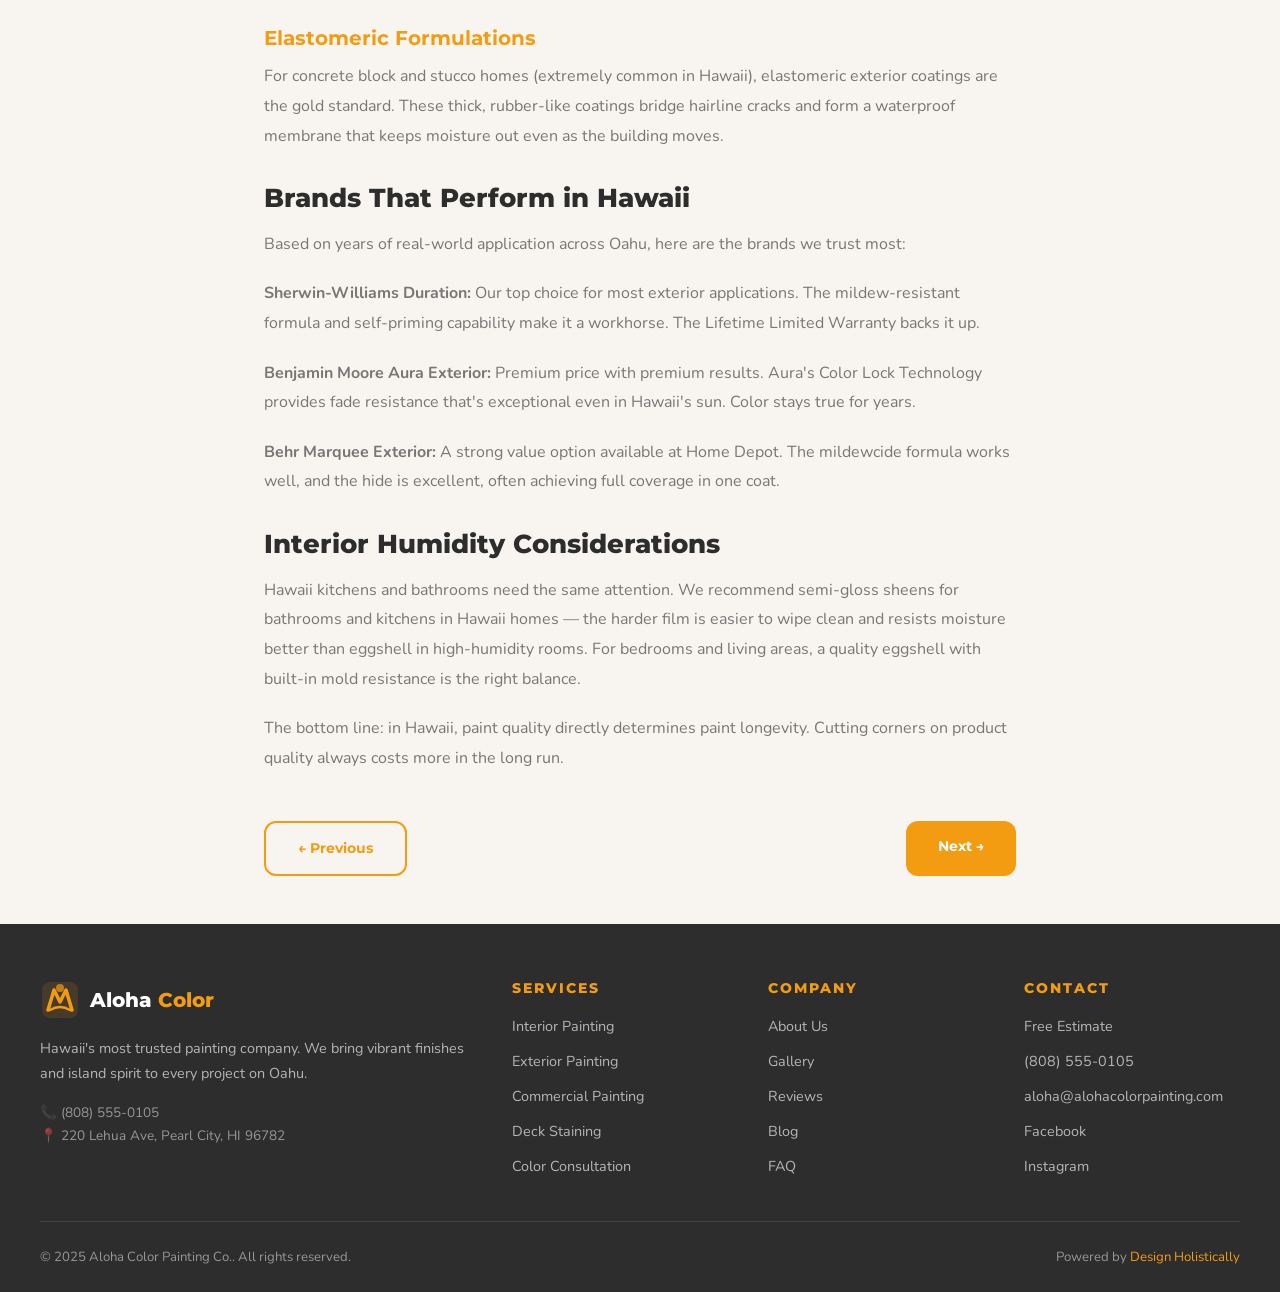
<file: blog-post-2.html>
<!DOCTYPE html>
<html lang="en" data-theme="light">
<head>
<meta charset="UTF-8">
<meta name="viewport" content="width=device-width, initial-scale=1.0">
<title>Humidity-Resistant Paints: What Actually Works in Hawaii | Aloha Color Painting Co.</title>
<meta name="description" content="Read our article: Humidity-Resistant Paints: What Actually Works in Hawaii">
<meta property="og:title" content="Humidity-Resistant Paints: What Actually Works in Hawaii | Aloha Color Painting Co.">
<meta property="og:description" content="Read our article: Humidity-Resistant Paints: What Actually Works in Hawaii">
<meta property="og:image" content="images/hero.png">
<meta property="og:type" content="website">
<link rel="icon" href="data:image/svg+xml,<svg xmlns='http://www.w3.org/2000/svg' viewBox='0 0 100 100'><text y='.9em' font-size='90'>🎨</text></svg>">
<link rel="stylesheet" href="css/style.css">
<script type="application/ld+json">
{
  "@context": "https://schema.org",
  "@type": "LocalBusiness",
  "name": "Aloha Color Painting Co.",
  "description": "Vibrant finishes for island homes",
  "telephone": "(808) 555-0105",
  "address": {
    "@type": "PostalAddress",
    "streetAddress": "220 Lehua Ave",
    "addressLocality": "Pearl City",
    "addressRegion": "HI",
    "postalCode": "96782"
  },
  "url": "https://alohacolorpainting.com",
  "openingHours": "Mo-Fr 07:00-17:00",
  "priceRange": "$$"
}
</script>
  <link rel="icon" type="image/x-icon" href="images/favicon.ico">
  <link rel="icon" type="image/png" sizes="32x32" href="images/favicon-32x32.png">
  <link rel="icon" type="image/png" sizes="16x16" href="images/favicon-16x16.png">
  <link rel="apple-touch-icon" sizes="180x180" href="images/apple-touch-icon.png">
</head>
<body>
<header class="header">
  <nav class="nav-container">
    <a href="index.html" class="logo">
      <svg class="logo-svg" viewBox="0 0 40 40" fill="none" xmlns="http://www.w3.org/2000/svg">
  <rect x="2" y="2" width="36" height="36" rx="8" fill="currentColor" opacity="0.12"/>
  <path d="M8 30 L14 10 L20 22 L26 10 L32 30" stroke="currentColor" stroke-width="3.5" stroke-linecap="round" stroke-linejoin="round" fill="none"/>
  <circle cx="20" cy="8" r="4" fill="currentColor" opacity="0.7"/>
  <path d="M10 30 Q20 24 30 30" stroke="currentColor" stroke-width="2.5" stroke-linecap="round" fill="none"/>
</svg>
      <span class="logo-text">Aloha <span>Color</span></span>
    </a>
    <ul class="nav-links"><li><a href="index.html" class="">Home</a></li>
<li><a href="services.html" class="">Services</a></li>
<li><a href="about.html" class="">About</a></li>
<li><a href="gallery.html" class="">Gallery</a></li>
<li><a href="blog.html" class="active">Blog</a></li>
<li><a href="booking.html" class="">Book Now</a></li>
<li><a href="faq.html" class="">FAQ</a></li>
<li><a href="reviews.html" class="">Reviews</a></li></ul>
    <div class="nav-actions">
      <a href="booking.html" class="btn-nav">Free Estimate</a>
      <button class="theme-btn" aria-label="Toggle dark mode">🌙</button>
      <button class="hamburger" aria-label="Menu"><span></span><span></span><span></span></button>
    </div>
  </nav>
  <div class="mobile-menu"><a href="index.html">Home</a>
<a href="services.html">Services</a>
<a href="about.html">About</a>
<a href="gallery.html">Gallery</a>
<a href="blog.html">Blog</a>
<a href="booking.html">Book Now</a>
<a href="faq.html">FAQ</a>
<a href="reviews.html">Reviews</a></div>
</header>
<div class="post-header">
  <span class="blog-tag" style="background:rgba(255,255,255,0.25);color:#fff;margin-bottom:1rem;display:inline-block;">Paint Science</span>
  <h1>Humidity-Resistant Paints: What Actually Works in Hawaii</h1>
  <p class="post-meta">By Aloha Color Painting Co. &bull; May 20, 2025 &bull; 6 min read</p>
</div>
<div class="post-back container" style="padding-top:2rem;"><a href="blog.html" style="color:var(--primary);font-weight:700;">← Back to Blog</a></div>
<div class="post-body container">
  <img src="images/blog-2.png" alt="Humidity-Resistant Paints: What Actually Works in Hawaii" class="post-img">
  
<h2>Hawaii's Humidity Problem</h2>
<p>Oahu's average relative humidity hovers between 60% and 80% year-round. In shaded areas near streams or valleys, it's even higher. For paint, this creates a persistent challenge: moisture trapped behind film, mold and mildew growth on paint surfaces, blistering, and early peeling.</p>
<p>Walk through any older Hawaii neighborhood and you'll spot the victims — homes with chalky, peeling exteriors that were painted with standard mainland formulations that simply weren't built for the tropics.</p>
<h2>What Makes a Paint Humidity-Resistant?</h2>
<p>The key ingredients to look for are:</p>
<h3>Mildewcide Additives</h3>
<p>These are biocidal compounds built into the paint formula that prevent mold and mildew from colonizing the paint film. In Hawaii, this isn't optional — it's essential. Ask specifically whether the mildewcide is built into the formula or added separately, as built-in formulations last longer.</p>
<h3>Acrylic Resin Technology</h3>
<p>100% acrylic latex paints dramatically outperform vinyl-acrylic blends in humid climates. Pure acrylic polymers remain flexible as temperatures and humidity fluctuate, resisting cracking that allows moisture to infiltrate the wall substrate.</p>
<h3>Elastomeric Formulations</h3>
<p>For concrete block and stucco homes (extremely common in Hawaii), elastomeric exterior coatings are the gold standard. These thick, rubber-like coatings bridge hairline cracks and form a waterproof membrane that keeps moisture out even as the building moves.</p>
<h2>Brands That Perform in Hawaii</h2>
<p>Based on years of real-world application across Oahu, here are the brands we trust most:</p>
<p><strong>Sherwin-Williams Duration:</strong> Our top choice for most exterior applications. The mildew-resistant formula and self-priming capability make it a workhorse. The Lifetime Limited Warranty backs it up.</p>
<p><strong>Benjamin Moore Aura Exterior:</strong> Premium price with premium results. Aura's Color Lock Technology provides fade resistance that's exceptional even in Hawaii's sun. Color stays true for years.</p>
<p><strong>Behr Marquee Exterior:</strong> A strong value option available at Home Depot. The mildewcide formula works well, and the hide is excellent, often achieving full coverage in one coat.</p>
<h2>Interior Humidity Considerations</h2>
<p>Hawaii kitchens and bathrooms need the same attention. We recommend semi-gloss sheens for bathrooms and kitchens in Hawaii homes — the harder film is easier to wipe clean and resists moisture better than eggshell in high-humidity rooms. For bedrooms and living areas, a quality eggshell with built-in mold resistance is the right balance.</p>
<p>The bottom line: in Hawaii, paint quality directly determines paint longevity. Cutting corners on product quality always costs more in the long run.</p>

  <div class="step-actions" style="margin-top:3rem;"><a href="blog-post-1.html" class="btn btn-outline" style="font-size:0.875rem;">← Previous</a><a href="blog-post-3.html" class="btn btn-primary" style="font-size:0.875rem;">Next →</a></div>
</div>

<footer class="footer">
  <div class="footer-grid">
    <div class="footer-brand">
      <a href="index.html" class="logo">
        <svg class="logo-svg" viewBox="0 0 40 40" fill="none" xmlns="http://www.w3.org/2000/svg">
  <rect x="2" y="2" width="36" height="36" rx="8" fill="currentColor" opacity="0.12"/>
  <path d="M8 30 L14 10 L20 22 L26 10 L32 30" stroke="currentColor" stroke-width="3.5" stroke-linecap="round" stroke-linejoin="round" fill="none"/>
  <circle cx="20" cy="8" r="4" fill="currentColor" opacity="0.7"/>
  <path d="M10 30 Q20 24 30 30" stroke="currentColor" stroke-width="2.5" stroke-linecap="round" fill="none"/>
</svg>
        <span class="logo-text">Aloha <span>Color</span></span>
      </a>
      <p class="footer-desc">Hawaii's most trusted painting company. We bring vibrant finishes and island spirit to every project on Oahu.</p>
      <p style="color:rgba(255,255,255,0.5);font-size:0.85rem;">📞 (808) 555-0105<br>📍 220 Lehua Ave, Pearl City, HI 96782</p>
    </div>
    <div>
      <h4>Services</h4>
      <ul>
        <li><a href="services.html">Interior Painting</a></li>
        <li><a href="services.html">Exterior Painting</a></li>
        <li><a href="services.html">Commercial Painting</a></li>
        <li><a href="services.html">Deck Staining</a></li>
        <li><a href="services.html">Color Consultation</a></li>
      </ul>
    </div>
    <div>
      <h4>Company</h4>
      <ul>
        <li><a href="about.html">About Us</a></li>
        <li><a href="gallery.html">Gallery</a></li>
        <li><a href="reviews.html">Reviews</a></li>
        <li><a href="blog.html">Blog</a></li>
        <li><a href="faq.html">FAQ</a></li>
      </ul>
    </div>
    <div>
      <h4>Contact</h4>
      <ul>
        <li><a href="booking.html">Free Estimate</a></li>
        <li><a href="tel:8085550105">(808) 555-0105</a></li>
        <li><a href="mailto:aloha@alohacolorpainting.com">aloha@alohacolorpainting.com</a></li>
        <li><a href="#">Facebook</a></li>
        <li><a href="#">Instagram</a></li>
      </ul>
    </div>
  </div>
  <div class="footer-bottom">
    <span>© 2025 Aloha Color Painting Co.. All rights reserved.</span>
    <span>Powered by <a href="https://designholistically.com" target="_blank">Design Holistically</a></span>
  </div>
</footer>
<button class="back-to-top" aria-label="Back to top">↑</button>
<script src="js/main.js"></script>
</file>
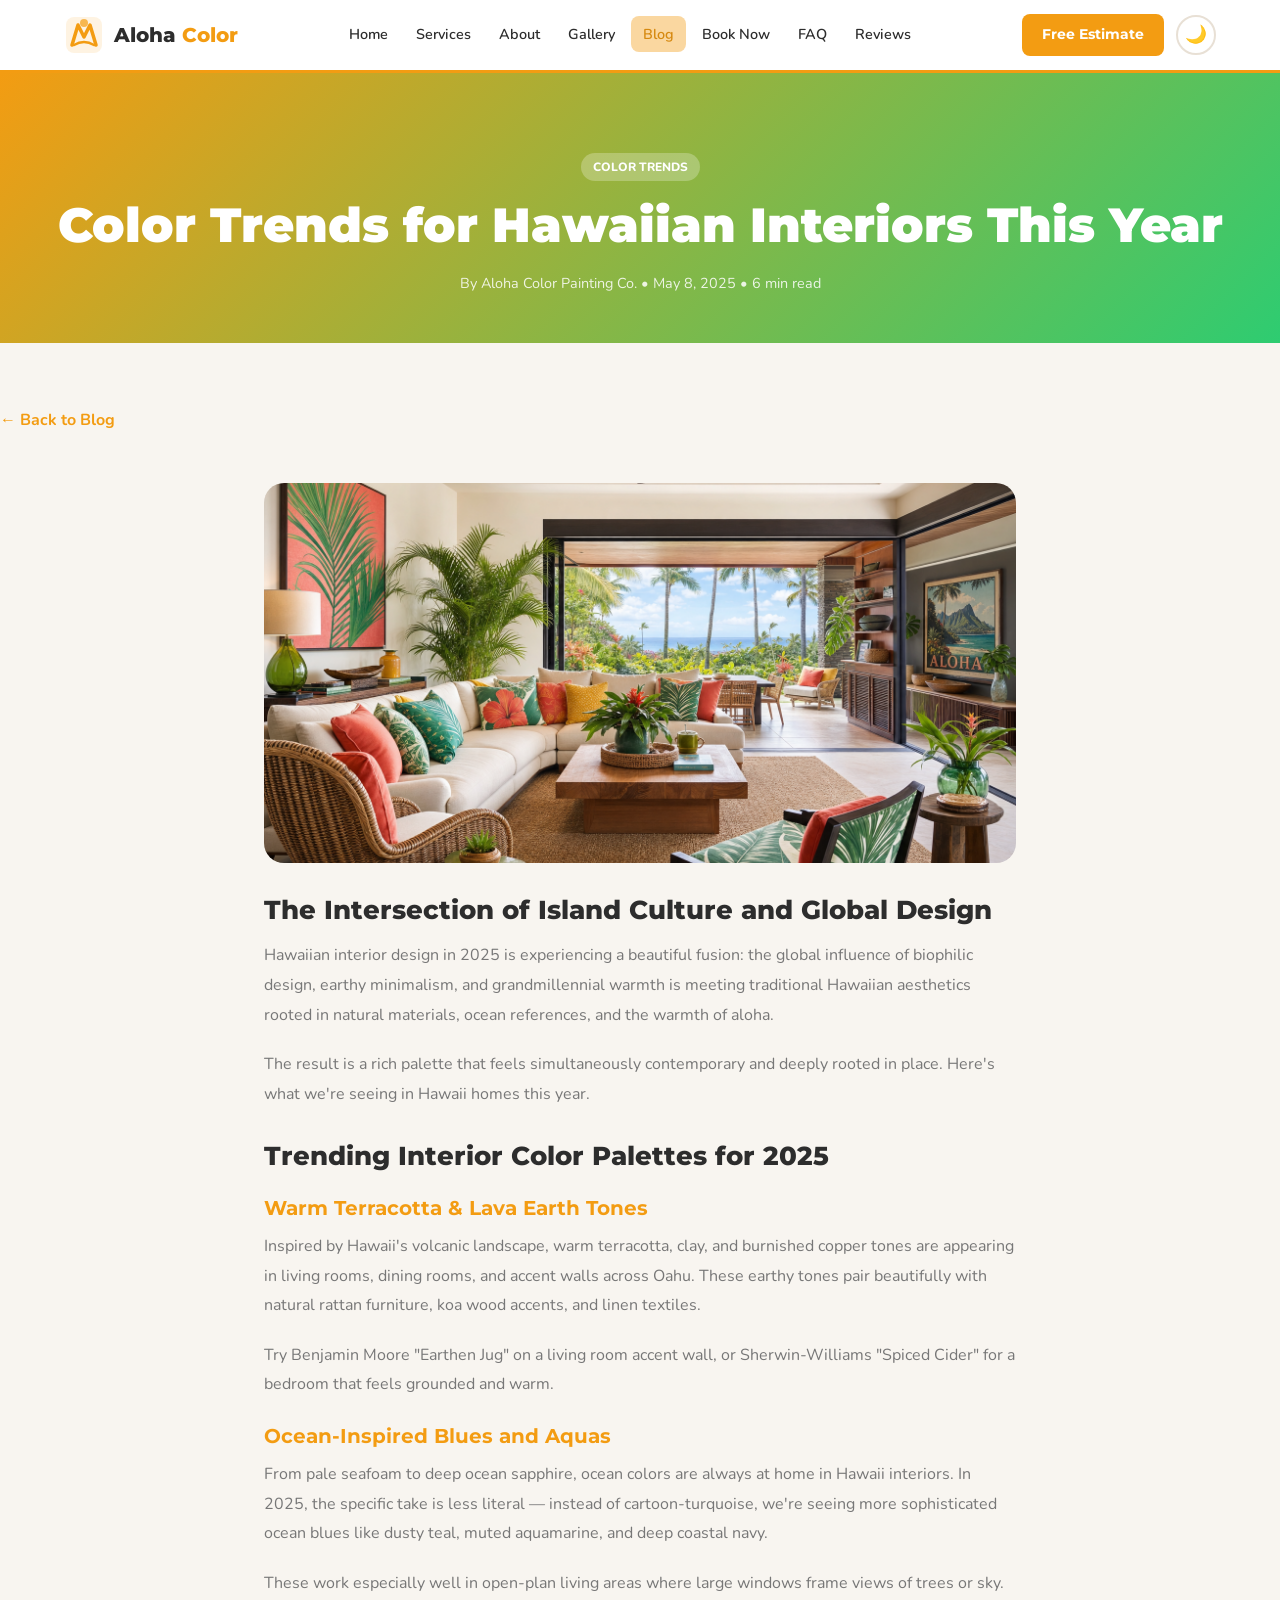
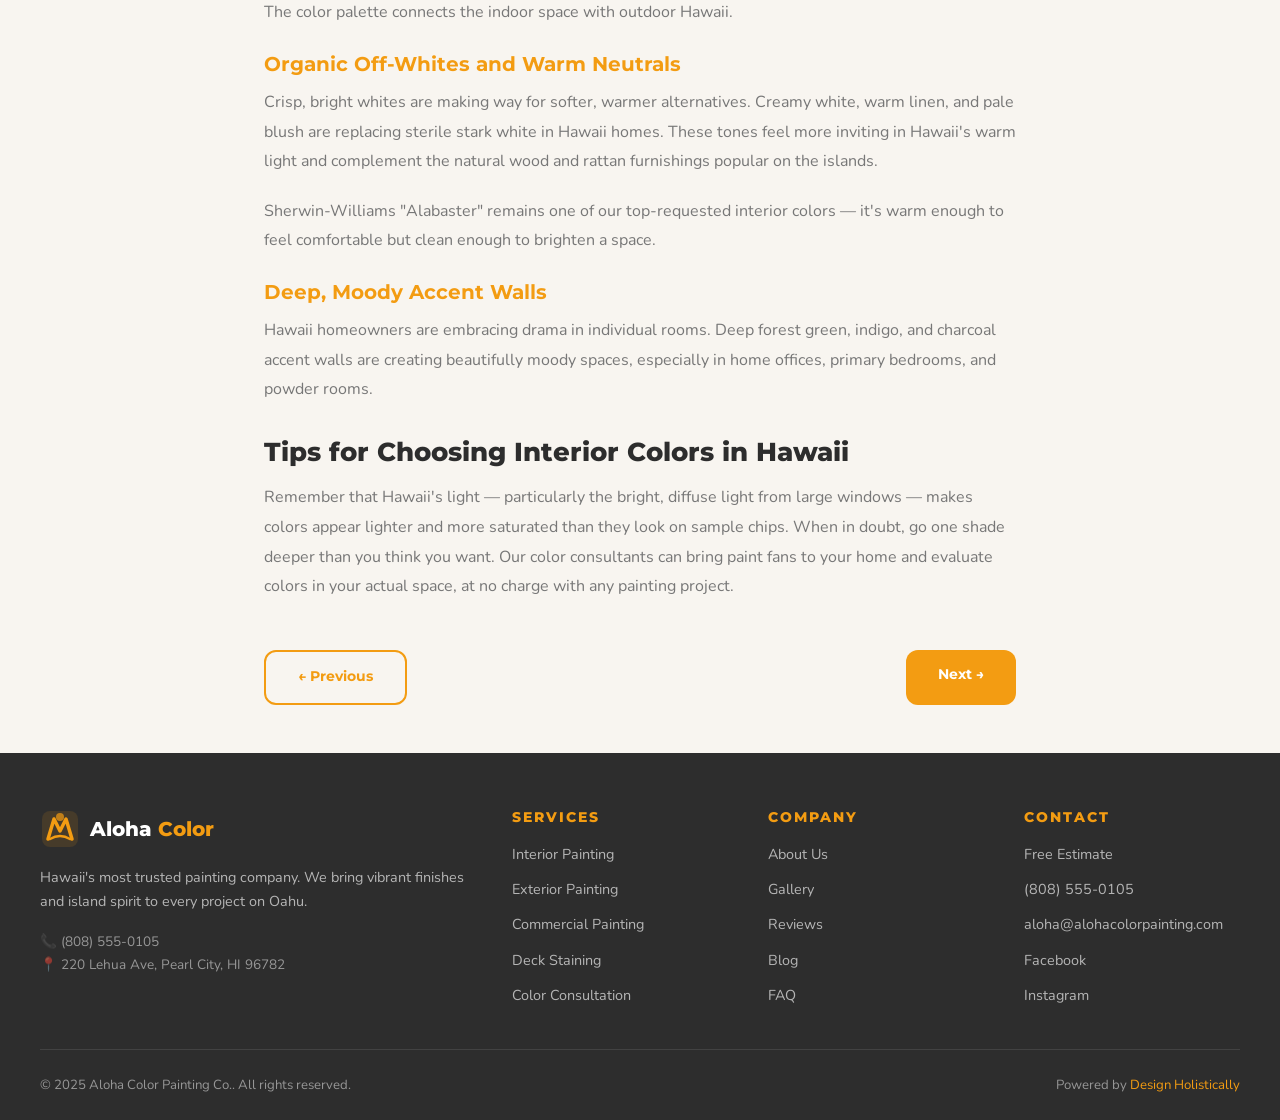
<file: blog-post-3.html>
<!DOCTYPE html>
<html lang="en" data-theme="light">
<head>
<meta charset="UTF-8">
<meta name="viewport" content="width=device-width, initial-scale=1.0">
<title>Color Trends for Hawaiian Interiors This Year | Aloha Color Painting Co.</title>
<meta name="description" content="Read our article: Color Trends for Hawaiian Interiors This Year">
<meta property="og:title" content="Color Trends for Hawaiian Interiors This Year | Aloha Color Painting Co.">
<meta property="og:description" content="Read our article: Color Trends for Hawaiian Interiors This Year">
<meta property="og:image" content="images/hero.png">
<meta property="og:type" content="website">
<link rel="icon" href="data:image/svg+xml,<svg xmlns='http://www.w3.org/2000/svg' viewBox='0 0 100 100'><text y='.9em' font-size='90'>🎨</text></svg>">
<link rel="stylesheet" href="css/style.css">
<script type="application/ld+json">
{
  "@context": "https://schema.org",
  "@type": "LocalBusiness",
  "name": "Aloha Color Painting Co.",
  "description": "Vibrant finishes for island homes",
  "telephone": "(808) 555-0105",
  "address": {
    "@type": "PostalAddress",
    "streetAddress": "220 Lehua Ave",
    "addressLocality": "Pearl City",
    "addressRegion": "HI",
    "postalCode": "96782"
  },
  "url": "https://alohacolorpainting.com",
  "openingHours": "Mo-Fr 07:00-17:00",
  "priceRange": "$$"
}
</script>
  <link rel="icon" type="image/x-icon" href="images/favicon.ico">
  <link rel="icon" type="image/png" sizes="32x32" href="images/favicon-32x32.png">
  <link rel="icon" type="image/png" sizes="16x16" href="images/favicon-16x16.png">
  <link rel="apple-touch-icon" sizes="180x180" href="images/apple-touch-icon.png">
</head>
<body>
<header class="header">
  <nav class="nav-container">
    <a href="index.html" class="logo">
      <svg class="logo-svg" viewBox="0 0 40 40" fill="none" xmlns="http://www.w3.org/2000/svg">
  <rect x="2" y="2" width="36" height="36" rx="8" fill="currentColor" opacity="0.12"/>
  <path d="M8 30 L14 10 L20 22 L26 10 L32 30" stroke="currentColor" stroke-width="3.5" stroke-linecap="round" stroke-linejoin="round" fill="none"/>
  <circle cx="20" cy="8" r="4" fill="currentColor" opacity="0.7"/>
  <path d="M10 30 Q20 24 30 30" stroke="currentColor" stroke-width="2.5" stroke-linecap="round" fill="none"/>
</svg>
      <span class="logo-text">Aloha <span>Color</span></span>
    </a>
    <ul class="nav-links"><li><a href="index.html" class="">Home</a></li>
<li><a href="services.html" class="">Services</a></li>
<li><a href="about.html" class="">About</a></li>
<li><a href="gallery.html" class="">Gallery</a></li>
<li><a href="blog.html" class="active">Blog</a></li>
<li><a href="booking.html" class="">Book Now</a></li>
<li><a href="faq.html" class="">FAQ</a></li>
<li><a href="reviews.html" class="">Reviews</a></li></ul>
    <div class="nav-actions">
      <a href="booking.html" class="btn-nav">Free Estimate</a>
      <button class="theme-btn" aria-label="Toggle dark mode">🌙</button>
      <button class="hamburger" aria-label="Menu"><span></span><span></span><span></span></button>
    </div>
  </nav>
  <div class="mobile-menu"><a href="index.html">Home</a>
<a href="services.html">Services</a>
<a href="about.html">About</a>
<a href="gallery.html">Gallery</a>
<a href="blog.html">Blog</a>
<a href="booking.html">Book Now</a>
<a href="faq.html">FAQ</a>
<a href="reviews.html">Reviews</a></div>
</header>
<div class="post-header">
  <span class="blog-tag" style="background:rgba(255,255,255,0.25);color:#fff;margin-bottom:1rem;display:inline-block;">Color Trends</span>
  <h1>Color Trends for Hawaiian Interiors This Year</h1>
  <p class="post-meta">By Aloha Color Painting Co. &bull; May 8, 2025 &bull; 6 min read</p>
</div>
<div class="post-back container" style="padding-top:2rem;"><a href="blog.html" style="color:var(--primary);font-weight:700;">← Back to Blog</a></div>
<div class="post-body container">
  <img src="images/blog-3.png" alt="Color Trends for Hawaiian Interiors This Year" class="post-img">
  
<h2>The Intersection of Island Culture and Global Design</h2>
<p>Hawaiian interior design in 2025 is experiencing a beautiful fusion: the global influence of biophilic design, earthy minimalism, and grandmillennial warmth is meeting traditional Hawaiian aesthetics rooted in natural materials, ocean references, and the warmth of aloha.</p>
<p>The result is a rich palette that feels simultaneously contemporary and deeply rooted in place. Here's what we're seeing in Hawaii homes this year.</p>
<h2>Trending Interior Color Palettes for 2025</h2>
<h3>Warm Terracotta & Lava Earth Tones</h3>
<p>Inspired by Hawaii's volcanic landscape, warm terracotta, clay, and burnished copper tones are appearing in living rooms, dining rooms, and accent walls across Oahu. These earthy tones pair beautifully with natural rattan furniture, koa wood accents, and linen textiles.</p>
<p>Try Benjamin Moore "Earthen Jug" on a living room accent wall, or Sherwin-Williams "Spiced Cider" for a bedroom that feels grounded and warm.</p>
<h3>Ocean-Inspired Blues and Aquas</h3>
<p>From pale seafoam to deep ocean sapphire, ocean colors are always at home in Hawaii interiors. In 2025, the specific take is less literal — instead of cartoon-turquoise, we're seeing more sophisticated ocean blues like dusty teal, muted aquamarine, and deep coastal navy.</p>
<p>These work especially well in open-plan living areas where large windows frame views of trees or sky. The color palette connects the indoor space with outdoor Hawaii.</p>
<h3>Organic Off-Whites and Warm Neutrals</h3>
<p>Crisp, bright whites are making way for softer, warmer alternatives. Creamy white, warm linen, and pale blush are replacing sterile stark white in Hawaii homes. These tones feel more inviting in Hawaii's warm light and complement the natural wood and rattan furnishings popular on the islands.</p>
<p>Sherwin-Williams "Alabaster" remains one of our top-requested interior colors — it's warm enough to feel comfortable but clean enough to brighten a space.</p>
<h3>Deep, Moody Accent Walls</h3>
<p>Hawaii homeowners are embracing drama in individual rooms. Deep forest green, indigo, and charcoal accent walls are creating beautifully moody spaces, especially in home offices, primary bedrooms, and powder rooms.</p>
<h2>Tips for Choosing Interior Colors in Hawaii</h2>
<p>Remember that Hawaii's light — particularly the bright, diffuse light from large windows — makes colors appear lighter and more saturated than they look on sample chips. When in doubt, go one shade deeper than you think you want. Our color consultants can bring paint fans to your home and evaluate colors in your actual space, at no charge with any painting project.</p>

  <div class="step-actions" style="margin-top:3rem;"><a href="blog-post-2.html" class="btn btn-outline" style="font-size:0.875rem;">← Previous</a><a href="blog-post-4.html" class="btn btn-primary" style="font-size:0.875rem;">Next →</a></div>
</div>

<footer class="footer">
  <div class="footer-grid">
    <div class="footer-brand">
      <a href="index.html" class="logo">
        <svg class="logo-svg" viewBox="0 0 40 40" fill="none" xmlns="http://www.w3.org/2000/svg">
  <rect x="2" y="2" width="36" height="36" rx="8" fill="currentColor" opacity="0.12"/>
  <path d="M8 30 L14 10 L20 22 L26 10 L32 30" stroke="currentColor" stroke-width="3.5" stroke-linecap="round" stroke-linejoin="round" fill="none"/>
  <circle cx="20" cy="8" r="4" fill="currentColor" opacity="0.7"/>
  <path d="M10 30 Q20 24 30 30" stroke="currentColor" stroke-width="2.5" stroke-linecap="round" fill="none"/>
</svg>
        <span class="logo-text">Aloha <span>Color</span></span>
      </a>
      <p class="footer-desc">Hawaii's most trusted painting company. We bring vibrant finishes and island spirit to every project on Oahu.</p>
      <p style="color:rgba(255,255,255,0.5);font-size:0.85rem;">📞 (808) 555-0105<br>📍 220 Lehua Ave, Pearl City, HI 96782</p>
    </div>
    <div>
      <h4>Services</h4>
      <ul>
        <li><a href="services.html">Interior Painting</a></li>
        <li><a href="services.html">Exterior Painting</a></li>
        <li><a href="services.html">Commercial Painting</a></li>
        <li><a href="services.html">Deck Staining</a></li>
        <li><a href="services.html">Color Consultation</a></li>
      </ul>
    </div>
    <div>
      <h4>Company</h4>
      <ul>
        <li><a href="about.html">About Us</a></li>
        <li><a href="gallery.html">Gallery</a></li>
        <li><a href="reviews.html">Reviews</a></li>
        <li><a href="blog.html">Blog</a></li>
        <li><a href="faq.html">FAQ</a></li>
      </ul>
    </div>
    <div>
      <h4>Contact</h4>
      <ul>
        <li><a href="booking.html">Free Estimate</a></li>
        <li><a href="tel:8085550105">(808) 555-0105</a></li>
        <li><a href="mailto:aloha@alohacolorpainting.com">aloha@alohacolorpainting.com</a></li>
        <li><a href="#">Facebook</a></li>
        <li><a href="#">Instagram</a></li>
      </ul>
    </div>
  </div>
  <div class="footer-bottom">
    <span>© 2025 Aloha Color Painting Co.. All rights reserved.</span>
    <span>Powered by <a href="https://designholistically.com" target="_blank">Design Holistically</a></span>
  </div>
</footer>
<button class="back-to-top" aria-label="Back to top">↑</button>
<script src="js/main.js"></script>
</file>
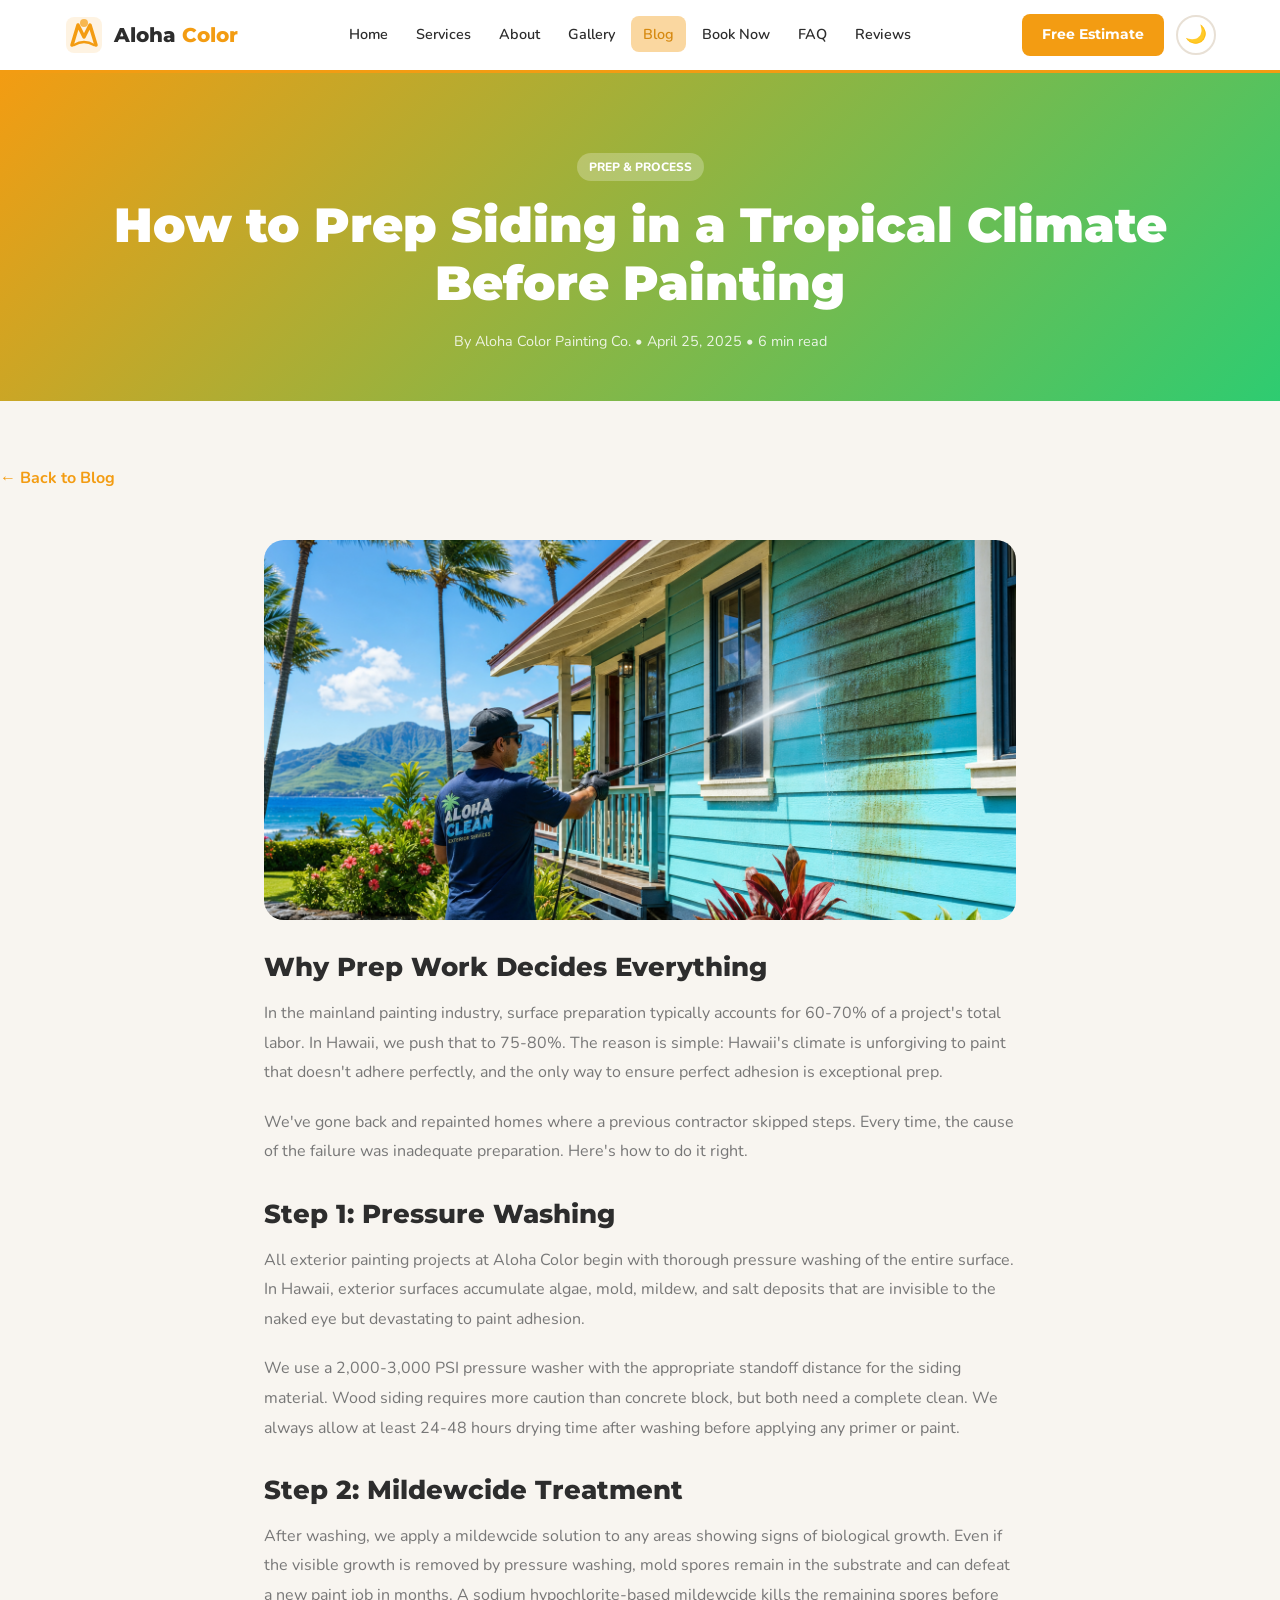
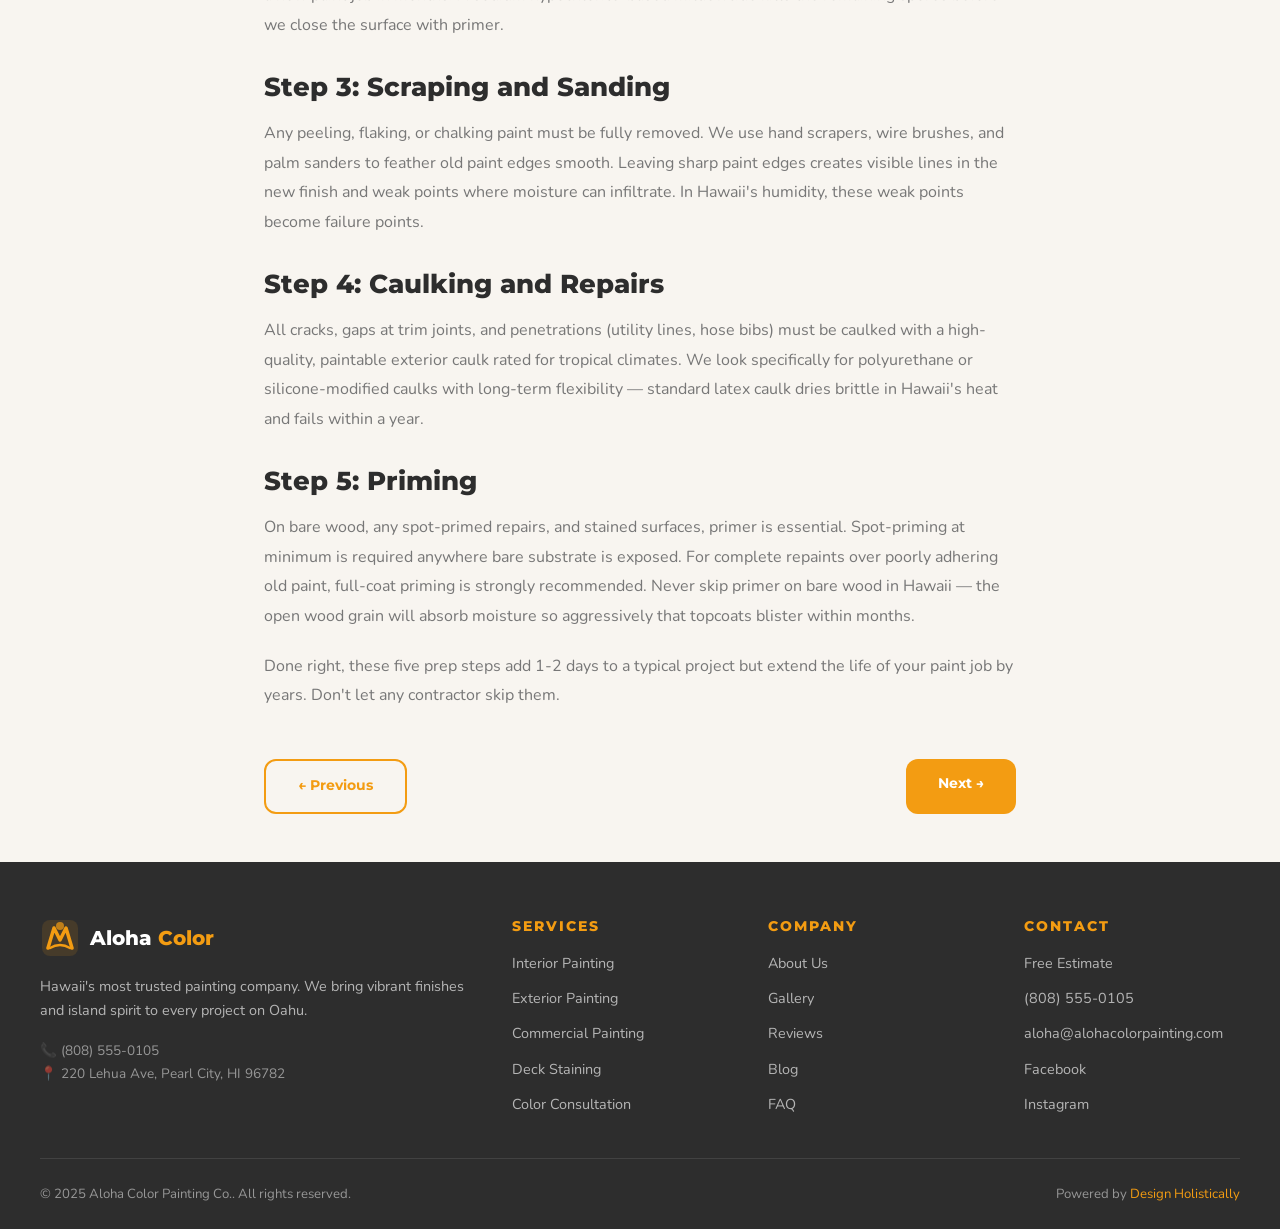
<file: blog-post-4.html>
<!DOCTYPE html>
<html lang="en" data-theme="light">
<head>
<meta charset="UTF-8">
<meta name="viewport" content="width=device-width, initial-scale=1.0">
<title>How to Prep Siding in a Tropical Climate Before Painting | Aloha Color Painting Co.</title>
<meta name="description" content="Read our article: How to Prep Siding in a Tropical Climate Before Painting">
<meta property="og:title" content="How to Prep Siding in a Tropical Climate Before Painting | Aloha Color Painting Co.">
<meta property="og:description" content="Read our article: How to Prep Siding in a Tropical Climate Before Painting">
<meta property="og:image" content="images/hero.png">
<meta property="og:type" content="website">
<link rel="icon" href="data:image/svg+xml,<svg xmlns='http://www.w3.org/2000/svg' viewBox='0 0 100 100'><text y='.9em' font-size='90'>🎨</text></svg>">
<link rel="stylesheet" href="css/style.css">
<script type="application/ld+json">
{
  "@context": "https://schema.org",
  "@type": "LocalBusiness",
  "name": "Aloha Color Painting Co.",
  "description": "Vibrant finishes for island homes",
  "telephone": "(808) 555-0105",
  "address": {
    "@type": "PostalAddress",
    "streetAddress": "220 Lehua Ave",
    "addressLocality": "Pearl City",
    "addressRegion": "HI",
    "postalCode": "96782"
  },
  "url": "https://alohacolorpainting.com",
  "openingHours": "Mo-Fr 07:00-17:00",
  "priceRange": "$$"
}
</script>
  <link rel="icon" type="image/x-icon" href="images/favicon.ico">
  <link rel="icon" type="image/png" sizes="32x32" href="images/favicon-32x32.png">
  <link rel="icon" type="image/png" sizes="16x16" href="images/favicon-16x16.png">
  <link rel="apple-touch-icon" sizes="180x180" href="images/apple-touch-icon.png">
</head>
<body>
<header class="header">
  <nav class="nav-container">
    <a href="index.html" class="logo">
      <svg class="logo-svg" viewBox="0 0 40 40" fill="none" xmlns="http://www.w3.org/2000/svg">
  <rect x="2" y="2" width="36" height="36" rx="8" fill="currentColor" opacity="0.12"/>
  <path d="M8 30 L14 10 L20 22 L26 10 L32 30" stroke="currentColor" stroke-width="3.5" stroke-linecap="round" stroke-linejoin="round" fill="none"/>
  <circle cx="20" cy="8" r="4" fill="currentColor" opacity="0.7"/>
  <path d="M10 30 Q20 24 30 30" stroke="currentColor" stroke-width="2.5" stroke-linecap="round" fill="none"/>
</svg>
      <span class="logo-text">Aloha <span>Color</span></span>
    </a>
    <ul class="nav-links"><li><a href="index.html" class="">Home</a></li>
<li><a href="services.html" class="">Services</a></li>
<li><a href="about.html" class="">About</a></li>
<li><a href="gallery.html" class="">Gallery</a></li>
<li><a href="blog.html" class="active">Blog</a></li>
<li><a href="booking.html" class="">Book Now</a></li>
<li><a href="faq.html" class="">FAQ</a></li>
<li><a href="reviews.html" class="">Reviews</a></li></ul>
    <div class="nav-actions">
      <a href="booking.html" class="btn-nav">Free Estimate</a>
      <button class="theme-btn" aria-label="Toggle dark mode">🌙</button>
      <button class="hamburger" aria-label="Menu"><span></span><span></span><span></span></button>
    </div>
  </nav>
  <div class="mobile-menu"><a href="index.html">Home</a>
<a href="services.html">Services</a>
<a href="about.html">About</a>
<a href="gallery.html">Gallery</a>
<a href="blog.html">Blog</a>
<a href="booking.html">Book Now</a>
<a href="faq.html">FAQ</a>
<a href="reviews.html">Reviews</a></div>
</header>
<div class="post-header">
  <span class="blog-tag" style="background:rgba(255,255,255,0.25);color:#fff;margin-bottom:1rem;display:inline-block;">Prep & Process</span>
  <h1>How to Prep Siding in a Tropical Climate Before Painting</h1>
  <p class="post-meta">By Aloha Color Painting Co. &bull; April 25, 2025 &bull; 6 min read</p>
</div>
<div class="post-back container" style="padding-top:2rem;"><a href="blog.html" style="color:var(--primary);font-weight:700;">← Back to Blog</a></div>
<div class="post-body container">
  <img src="images/blog-4.png" alt="How to Prep Siding in a Tropical Climate Before Painting" class="post-img">
  
<h2>Why Prep Work Decides Everything</h2>
<p>In the mainland painting industry, surface preparation typically accounts for 60-70% of a project's total labor. In Hawaii, we push that to 75-80%. The reason is simple: Hawaii's climate is unforgiving to paint that doesn't adhere perfectly, and the only way to ensure perfect adhesion is exceptional prep.</p>
<p>We've gone back and repainted homes where a previous contractor skipped steps. Every time, the cause of the failure was inadequate preparation. Here's how to do it right.</p>
<h2>Step 1: Pressure Washing</h2>
<p>All exterior painting projects at Aloha Color begin with thorough pressure washing of the entire surface. In Hawaii, exterior surfaces accumulate algae, mold, mildew, and salt deposits that are invisible to the naked eye but devastating to paint adhesion.</p>
<p>We use a 2,000-3,000 PSI pressure washer with the appropriate standoff distance for the siding material. Wood siding requires more caution than concrete block, but both need a complete clean. We always allow at least 24-48 hours drying time after washing before applying any primer or paint.</p>
<h2>Step 2: Mildewcide Treatment</h2>
<p>After washing, we apply a mildewcide solution to any areas showing signs of biological growth. Even if the visible growth is removed by pressure washing, mold spores remain in the substrate and can defeat a new paint job in months. A sodium hypochlorite-based mildewcide kills the remaining spores before we close the surface with primer.</p>
<h2>Step 3: Scraping and Sanding</h2>
<p>Any peeling, flaking, or chalking paint must be fully removed. We use hand scrapers, wire brushes, and palm sanders to feather old paint edges smooth. Leaving sharp paint edges creates visible lines in the new finish and weak points where moisture can infiltrate. In Hawaii's humidity, these weak points become failure points.</p>
<h2>Step 4: Caulking and Repairs</h2>
<p>All cracks, gaps at trim joints, and penetrations (utility lines, hose bibs) must be caulked with a high-quality, paintable exterior caulk rated for tropical climates. We look specifically for polyurethane or silicone-modified caulks with long-term flexibility — standard latex caulk dries brittle in Hawaii's heat and fails within a year.</p>
<h2>Step 5: Priming</h2>
<p>On bare wood, any spot-primed repairs, and stained surfaces, primer is essential. Spot-priming at minimum is required anywhere bare substrate is exposed. For complete repaints over poorly adhering old paint, full-coat priming is strongly recommended. Never skip primer on bare wood in Hawaii — the open wood grain will absorb moisture so aggressively that topcoats blister within months.</p>
<p>Done right, these five prep steps add 1-2 days to a typical project but extend the life of your paint job by years. Don't let any contractor skip them.</p>

  <div class="step-actions" style="margin-top:3rem;"><a href="blog-post-3.html" class="btn btn-outline" style="font-size:0.875rem;">← Previous</a><a href="blog-post-5.html" class="btn btn-primary" style="font-size:0.875rem;">Next →</a></div>
</div>

<footer class="footer">
  <div class="footer-grid">
    <div class="footer-brand">
      <a href="index.html" class="logo">
        <svg class="logo-svg" viewBox="0 0 40 40" fill="none" xmlns="http://www.w3.org/2000/svg">
  <rect x="2" y="2" width="36" height="36" rx="8" fill="currentColor" opacity="0.12"/>
  <path d="M8 30 L14 10 L20 22 L26 10 L32 30" stroke="currentColor" stroke-width="3.5" stroke-linecap="round" stroke-linejoin="round" fill="none"/>
  <circle cx="20" cy="8" r="4" fill="currentColor" opacity="0.7"/>
  <path d="M10 30 Q20 24 30 30" stroke="currentColor" stroke-width="2.5" stroke-linecap="round" fill="none"/>
</svg>
        <span class="logo-text">Aloha <span>Color</span></span>
      </a>
      <p class="footer-desc">Hawaii's most trusted painting company. We bring vibrant finishes and island spirit to every project on Oahu.</p>
      <p style="color:rgba(255,255,255,0.5);font-size:0.85rem;">📞 (808) 555-0105<br>📍 220 Lehua Ave, Pearl City, HI 96782</p>
    </div>
    <div>
      <h4>Services</h4>
      <ul>
        <li><a href="services.html">Interior Painting</a></li>
        <li><a href="services.html">Exterior Painting</a></li>
        <li><a href="services.html">Commercial Painting</a></li>
        <li><a href="services.html">Deck Staining</a></li>
        <li><a href="services.html">Color Consultation</a></li>
      </ul>
    </div>
    <div>
      <h4>Company</h4>
      <ul>
        <li><a href="about.html">About Us</a></li>
        <li><a href="gallery.html">Gallery</a></li>
        <li><a href="reviews.html">Reviews</a></li>
        <li><a href="blog.html">Blog</a></li>
        <li><a href="faq.html">FAQ</a></li>
      </ul>
    </div>
    <div>
      <h4>Contact</h4>
      <ul>
        <li><a href="booking.html">Free Estimate</a></li>
        <li><a href="tel:8085550105">(808) 555-0105</a></li>
        <li><a href="mailto:aloha@alohacolorpainting.com">aloha@alohacolorpainting.com</a></li>
        <li><a href="#">Facebook</a></li>
        <li><a href="#">Instagram</a></li>
      </ul>
    </div>
  </div>
  <div class="footer-bottom">
    <span>© 2025 Aloha Color Painting Co.. All rights reserved.</span>
    <span>Powered by <a href="https://designholistically.com" target="_blank">Design Holistically</a></span>
  </div>
</footer>
<button class="back-to-top" aria-label="Back to top">↑</button>
<script src="js/main.js"></script>
</file>
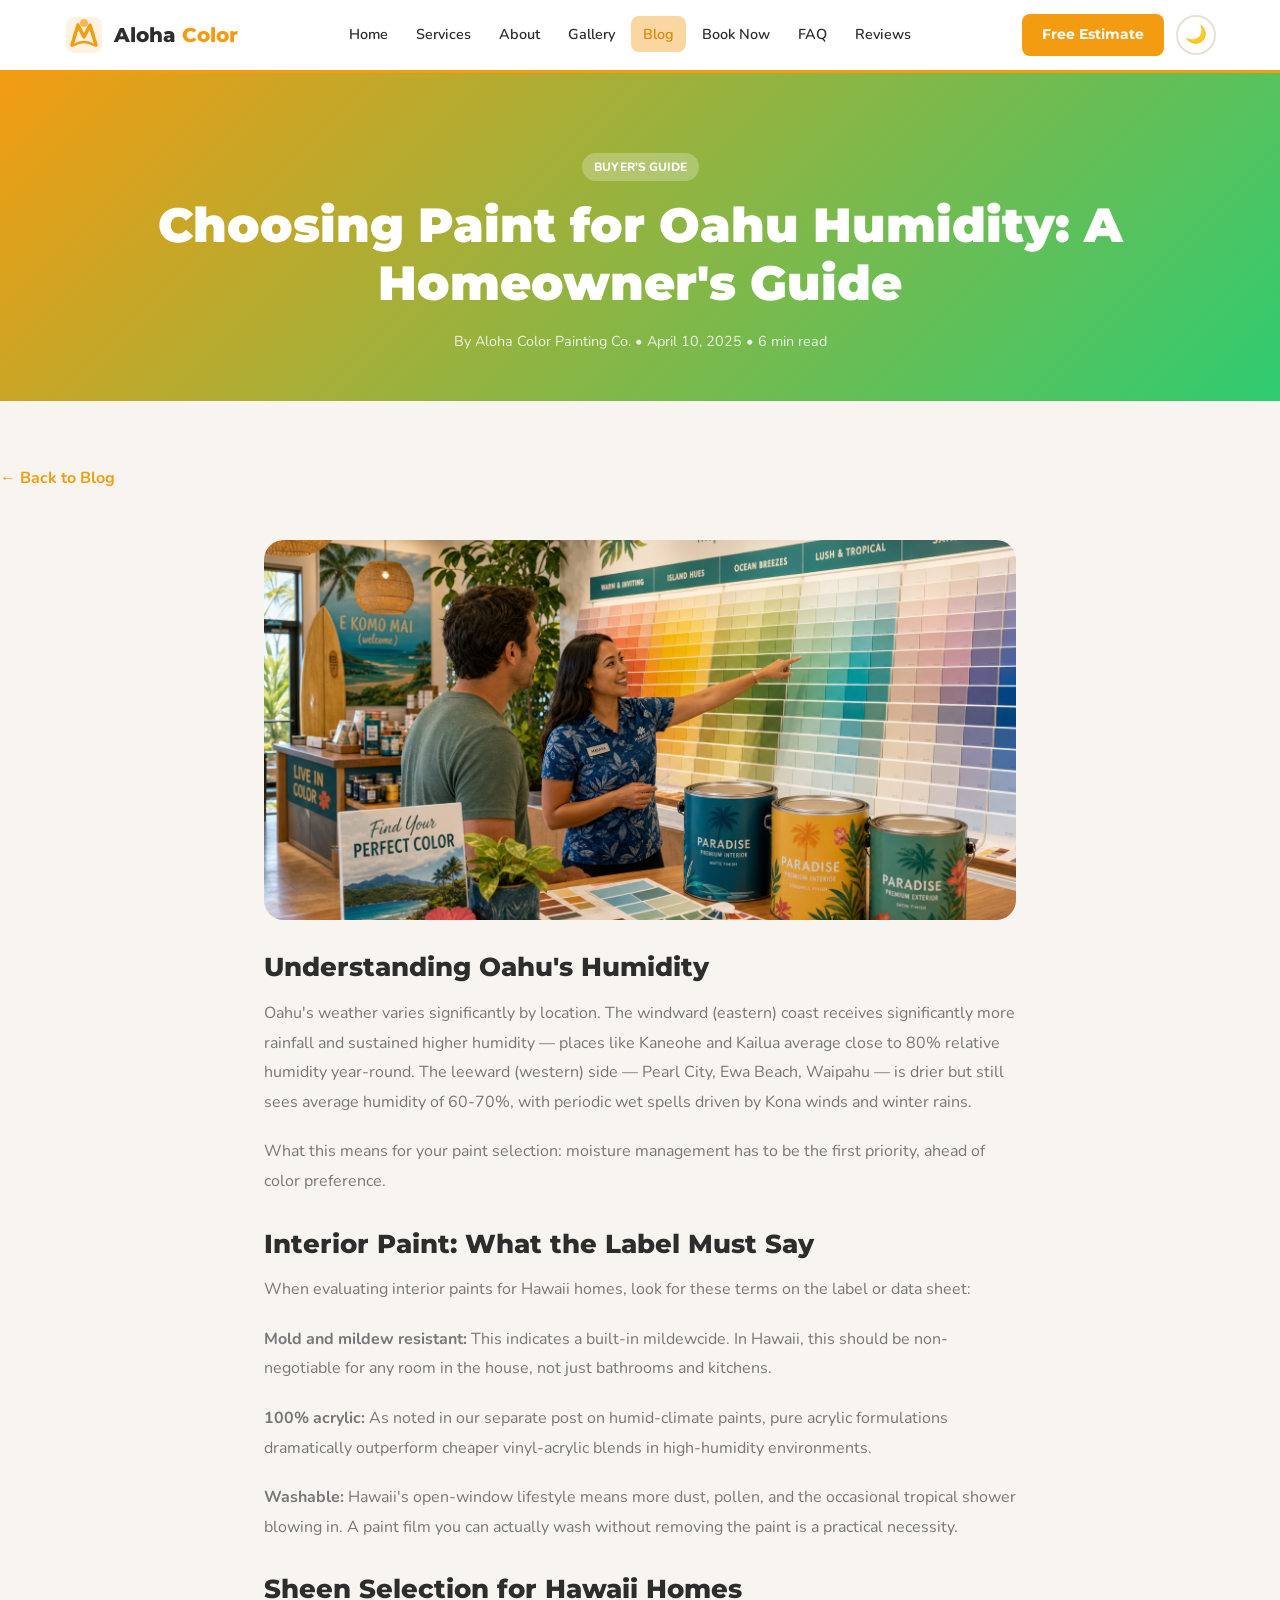
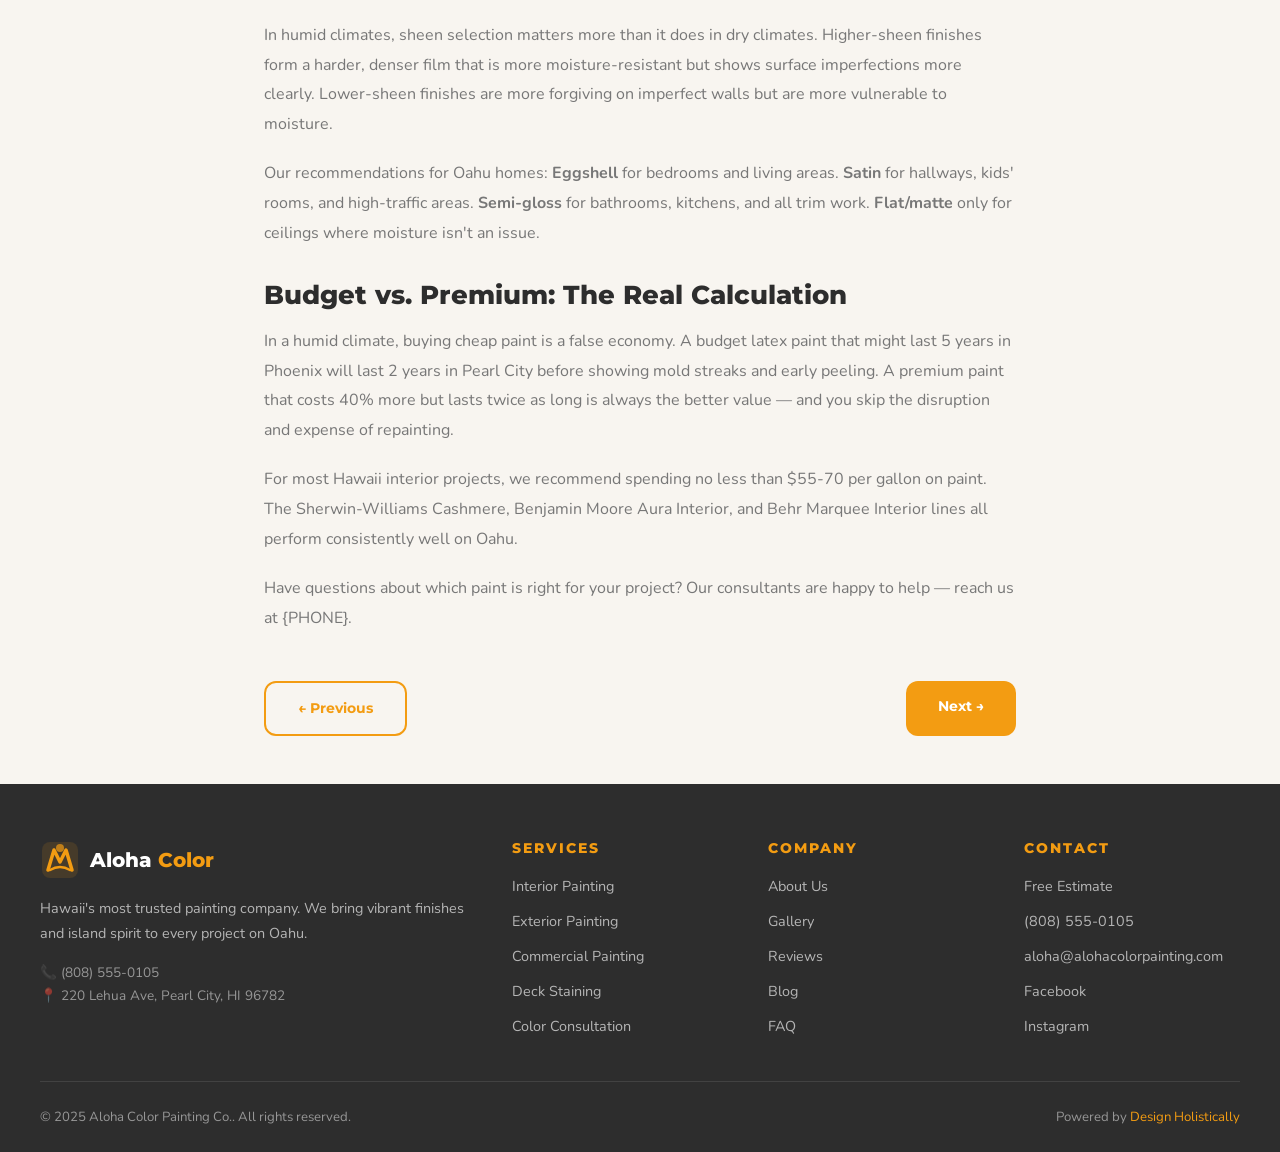
<file: blog-post-5.html>
<!DOCTYPE html>
<html lang="en" data-theme="light">
<head>
<meta charset="UTF-8">
<meta name="viewport" content="width=device-width, initial-scale=1.0">
<title>Choosing Paint for Oahu Humidity: A Homeowner's Guide | Aloha Color Painting Co.</title>
<meta name="description" content="Read our article: Choosing Paint for Oahu Humidity: A Homeowner's Guide">
<meta property="og:title" content="Choosing Paint for Oahu Humidity: A Homeowner's Guide | Aloha Color Painting Co.">
<meta property="og:description" content="Read our article: Choosing Paint for Oahu Humidity: A Homeowner's Guide">
<meta property="og:image" content="images/hero.png">
<meta property="og:type" content="website">
<link rel="icon" href="data:image/svg+xml,<svg xmlns='http://www.w3.org/2000/svg' viewBox='0 0 100 100'><text y='.9em' font-size='90'>🎨</text></svg>">
<link rel="stylesheet" href="css/style.css">
<script type="application/ld+json">
{
  "@context": "https://schema.org",
  "@type": "LocalBusiness",
  "name": "Aloha Color Painting Co.",
  "description": "Vibrant finishes for island homes",
  "telephone": "(808) 555-0105",
  "address": {
    "@type": "PostalAddress",
    "streetAddress": "220 Lehua Ave",
    "addressLocality": "Pearl City",
    "addressRegion": "HI",
    "postalCode": "96782"
  },
  "url": "https://alohacolorpainting.com",
  "openingHours": "Mo-Fr 07:00-17:00",
  "priceRange": "$$"
}
</script>
  <link rel="icon" type="image/x-icon" href="images/favicon.ico">
  <link rel="icon" type="image/png" sizes="32x32" href="images/favicon-32x32.png">
  <link rel="icon" type="image/png" sizes="16x16" href="images/favicon-16x16.png">
  <link rel="apple-touch-icon" sizes="180x180" href="images/apple-touch-icon.png">
</head>
<body>
<header class="header">
  <nav class="nav-container">
    <a href="index.html" class="logo">
      <svg class="logo-svg" viewBox="0 0 40 40" fill="none" xmlns="http://www.w3.org/2000/svg">
  <rect x="2" y="2" width="36" height="36" rx="8" fill="currentColor" opacity="0.12"/>
  <path d="M8 30 L14 10 L20 22 L26 10 L32 30" stroke="currentColor" stroke-width="3.5" stroke-linecap="round" stroke-linejoin="round" fill="none"/>
  <circle cx="20" cy="8" r="4" fill="currentColor" opacity="0.7"/>
  <path d="M10 30 Q20 24 30 30" stroke="currentColor" stroke-width="2.5" stroke-linecap="round" fill="none"/>
</svg>
      <span class="logo-text">Aloha <span>Color</span></span>
    </a>
    <ul class="nav-links"><li><a href="index.html" class="">Home</a></li>
<li><a href="services.html" class="">Services</a></li>
<li><a href="about.html" class="">About</a></li>
<li><a href="gallery.html" class="">Gallery</a></li>
<li><a href="blog.html" class="active">Blog</a></li>
<li><a href="booking.html" class="">Book Now</a></li>
<li><a href="faq.html" class="">FAQ</a></li>
<li><a href="reviews.html" class="">Reviews</a></li></ul>
    <div class="nav-actions">
      <a href="booking.html" class="btn-nav">Free Estimate</a>
      <button class="theme-btn" aria-label="Toggle dark mode">🌙</button>
      <button class="hamburger" aria-label="Menu"><span></span><span></span><span></span></button>
    </div>
  </nav>
  <div class="mobile-menu"><a href="index.html">Home</a>
<a href="services.html">Services</a>
<a href="about.html">About</a>
<a href="gallery.html">Gallery</a>
<a href="blog.html">Blog</a>
<a href="booking.html">Book Now</a>
<a href="faq.html">FAQ</a>
<a href="reviews.html">Reviews</a></div>
</header>
<div class="post-header">
  <span class="blog-tag" style="background:rgba(255,255,255,0.25);color:#fff;margin-bottom:1rem;display:inline-block;">Buyer's Guide</span>
  <h1>Choosing Paint for Oahu Humidity: A Homeowner's Guide</h1>
  <p class="post-meta">By Aloha Color Painting Co. &bull; April 10, 2025 &bull; 6 min read</p>
</div>
<div class="post-back container" style="padding-top:2rem;"><a href="blog.html" style="color:var(--primary);font-weight:700;">← Back to Blog</a></div>
<div class="post-body container">
  <img src="images/blog-5.png" alt="Choosing Paint for Oahu Humidity: A Homeowner's Guide" class="post-img">
  
<h2>Understanding Oahu's Humidity</h2>
<p>Oahu's weather varies significantly by location. The windward (eastern) coast receives significantly more rainfall and sustained higher humidity — places like Kaneohe and Kailua average close to 80% relative humidity year-round. The leeward (western) side — Pearl City, Ewa Beach, Waipahu — is drier but still sees average humidity of 60-70%, with periodic wet spells driven by Kona winds and winter rains.</p>
<p>What this means for your paint selection: moisture management has to be the first priority, ahead of color preference.</p>
<h2>Interior Paint: What the Label Must Say</h2>
<p>When evaluating interior paints for Hawaii homes, look for these terms on the label or data sheet:</p>
<p><strong>Mold and mildew resistant:</strong> This indicates a built-in mildewcide. In Hawaii, this should be non-negotiable for any room in the house, not just bathrooms and kitchens.</p>
<p><strong>100% acrylic:</strong> As noted in our separate post on humid-climate paints, pure acrylic formulations dramatically outperform cheaper vinyl-acrylic blends in high-humidity environments.</p>
<p><strong>Washable:</strong> Hawaii's open-window lifestyle means more dust, pollen, and the occasional tropical shower blowing in. A paint film you can actually wash without removing the paint is a practical necessity.</p>
<h2>Sheen Selection for Hawaii Homes</h2>
<p>In humid climates, sheen selection matters more than it does in dry climates. Higher-sheen finishes form a harder, denser film that is more moisture-resistant but shows surface imperfections more clearly. Lower-sheen finishes are more forgiving on imperfect walls but are more vulnerable to moisture.</p>
<p>Our recommendations for Oahu homes: <strong>Eggshell</strong> for bedrooms and living areas. <strong>Satin</strong> for hallways, kids' rooms, and high-traffic areas. <strong>Semi-gloss</strong> for bathrooms, kitchens, and all trim work. <strong>Flat/matte</strong> only for ceilings where moisture isn't an issue.</p>
<h2>Budget vs. Premium: The Real Calculation</h2>
<p>In a humid climate, buying cheap paint is a false economy. A budget latex paint that might last 5 years in Phoenix will last 2 years in Pearl City before showing mold streaks and early peeling. A premium paint that costs 40% more but lasts twice as long is always the better value — and you skip the disruption and expense of repainting.</p>
<p>For most Hawaii interior projects, we recommend spending no less than $55-70 per gallon on paint. The Sherwin-Williams Cashmere, Benjamin Moore Aura Interior, and Behr Marquee Interior lines all perform consistently well on Oahu.</p>
<p>Have questions about which paint is right for your project? Our consultants are happy to help — reach us at {PHONE}.</p>

  <div class="step-actions" style="margin-top:3rem;"><a href="blog-post-4.html" class="btn btn-outline" style="font-size:0.875rem;">← Previous</a><a href="blog-post-6.html" class="btn btn-primary" style="font-size:0.875rem;">Next →</a></div>
</div>

<footer class="footer">
  <div class="footer-grid">
    <div class="footer-brand">
      <a href="index.html" class="logo">
        <svg class="logo-svg" viewBox="0 0 40 40" fill="none" xmlns="http://www.w3.org/2000/svg">
  <rect x="2" y="2" width="36" height="36" rx="8" fill="currentColor" opacity="0.12"/>
  <path d="M8 30 L14 10 L20 22 L26 10 L32 30" stroke="currentColor" stroke-width="3.5" stroke-linecap="round" stroke-linejoin="round" fill="none"/>
  <circle cx="20" cy="8" r="4" fill="currentColor" opacity="0.7"/>
  <path d="M10 30 Q20 24 30 30" stroke="currentColor" stroke-width="2.5" stroke-linecap="round" fill="none"/>
</svg>
        <span class="logo-text">Aloha <span>Color</span></span>
      </a>
      <p class="footer-desc">Hawaii's most trusted painting company. We bring vibrant finishes and island spirit to every project on Oahu.</p>
      <p style="color:rgba(255,255,255,0.5);font-size:0.85rem;">📞 (808) 555-0105<br>📍 220 Lehua Ave, Pearl City, HI 96782</p>
    </div>
    <div>
      <h4>Services</h4>
      <ul>
        <li><a href="services.html">Interior Painting</a></li>
        <li><a href="services.html">Exterior Painting</a></li>
        <li><a href="services.html">Commercial Painting</a></li>
        <li><a href="services.html">Deck Staining</a></li>
        <li><a href="services.html">Color Consultation</a></li>
      </ul>
    </div>
    <div>
      <h4>Company</h4>
      <ul>
        <li><a href="about.html">About Us</a></li>
        <li><a href="gallery.html">Gallery</a></li>
        <li><a href="reviews.html">Reviews</a></li>
        <li><a href="blog.html">Blog</a></li>
        <li><a href="faq.html">FAQ</a></li>
      </ul>
    </div>
    <div>
      <h4>Contact</h4>
      <ul>
        <li><a href="booking.html">Free Estimate</a></li>
        <li><a href="tel:8085550105">(808) 555-0105</a></li>
        <li><a href="mailto:aloha@alohacolorpainting.com">aloha@alohacolorpainting.com</a></li>
        <li><a href="#">Facebook</a></li>
        <li><a href="#">Instagram</a></li>
      </ul>
    </div>
  </div>
  <div class="footer-bottom">
    <span>© 2025 Aloha Color Painting Co.. All rights reserved.</span>
    <span>Powered by <a href="https://designholistically.com" target="_blank">Design Holistically</a></span>
  </div>
</footer>
<button class="back-to-top" aria-label="Back to top">↑</button>
<script src="js/main.js"></script>
</file>
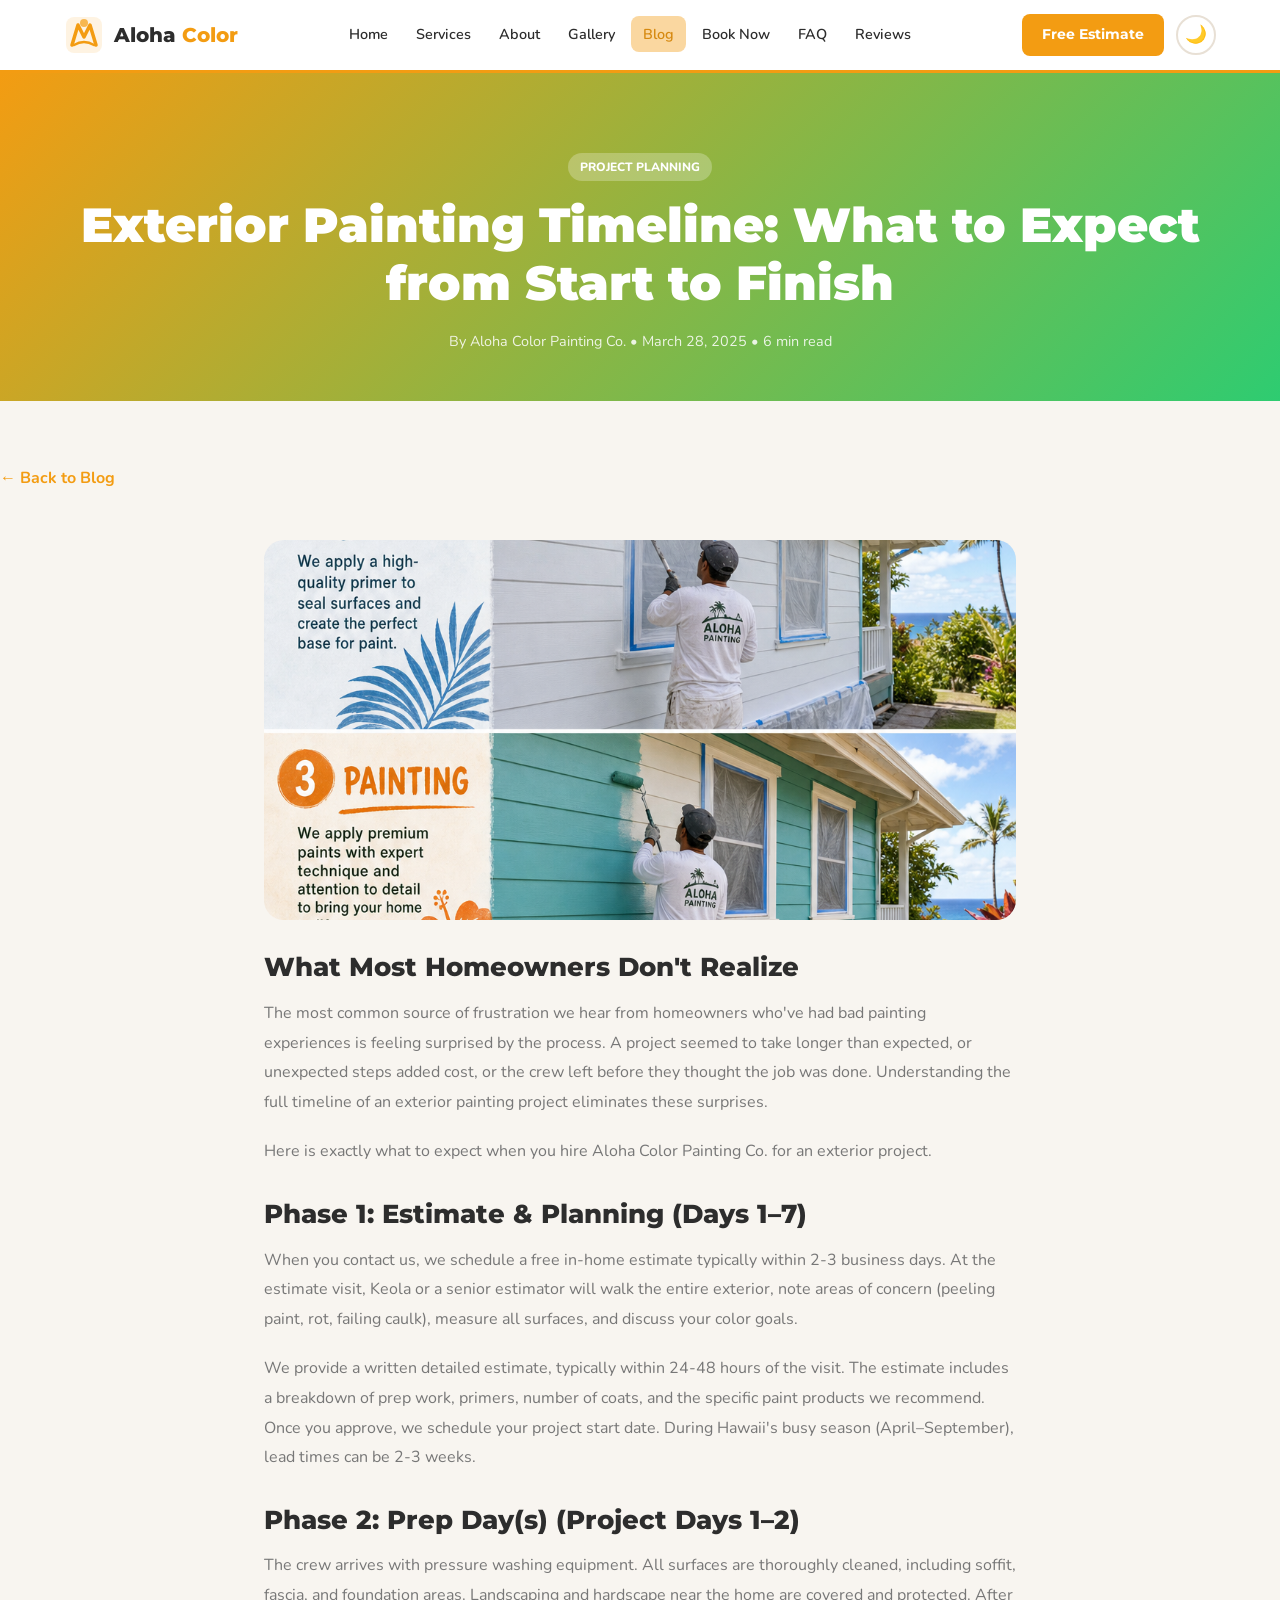
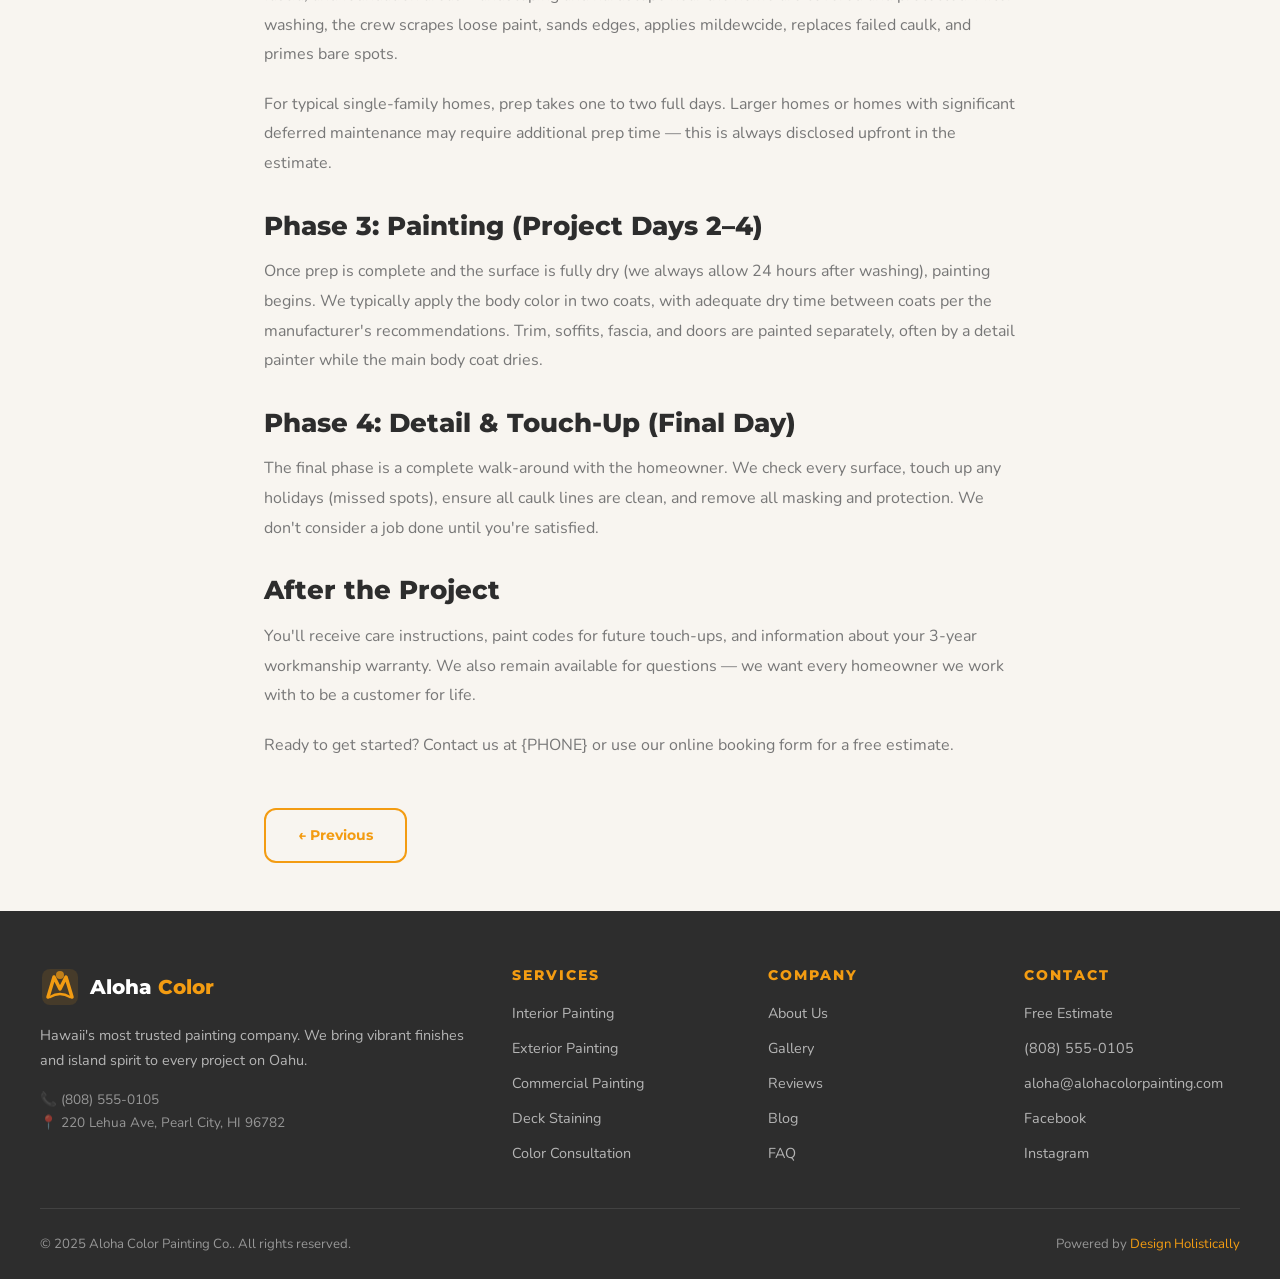
<file: blog-post-6.html>
<!DOCTYPE html>
<html lang="en" data-theme="light">
<head>
<meta charset="UTF-8">
<meta name="viewport" content="width=device-width, initial-scale=1.0">
<title>Exterior Painting Timeline: What to Expect from Start to Finish | Aloha Color Painting Co.</title>
<meta name="description" content="Read our article: Exterior Painting Timeline: What to Expect from Start to Finish">
<meta property="og:title" content="Exterior Painting Timeline: What to Expect from Start to Finish | Aloha Color Painting Co.">
<meta property="og:description" content="Read our article: Exterior Painting Timeline: What to Expect from Start to Finish">
<meta property="og:image" content="images/hero.png">
<meta property="og:type" content="website">
<link rel="icon" href="data:image/svg+xml,<svg xmlns='http://www.w3.org/2000/svg' viewBox='0 0 100 100'><text y='.9em' font-size='90'>🎨</text></svg>">
<link rel="stylesheet" href="css/style.css">
<script type="application/ld+json">
{
  "@context": "https://schema.org",
  "@type": "LocalBusiness",
  "name": "Aloha Color Painting Co.",
  "description": "Vibrant finishes for island homes",
  "telephone": "(808) 555-0105",
  "address": {
    "@type": "PostalAddress",
    "streetAddress": "220 Lehua Ave",
    "addressLocality": "Pearl City",
    "addressRegion": "HI",
    "postalCode": "96782"
  },
  "url": "https://alohacolorpainting.com",
  "openingHours": "Mo-Fr 07:00-17:00",
  "priceRange": "$$"
}
</script>
  <link rel="icon" type="image/x-icon" href="images/favicon.ico">
  <link rel="icon" type="image/png" sizes="32x32" href="images/favicon-32x32.png">
  <link rel="icon" type="image/png" sizes="16x16" href="images/favicon-16x16.png">
  <link rel="apple-touch-icon" sizes="180x180" href="images/apple-touch-icon.png">
</head>
<body>
<header class="header">
  <nav class="nav-container">
    <a href="index.html" class="logo">
      <svg class="logo-svg" viewBox="0 0 40 40" fill="none" xmlns="http://www.w3.org/2000/svg">
  <rect x="2" y="2" width="36" height="36" rx="8" fill="currentColor" opacity="0.12"/>
  <path d="M8 30 L14 10 L20 22 L26 10 L32 30" stroke="currentColor" stroke-width="3.5" stroke-linecap="round" stroke-linejoin="round" fill="none"/>
  <circle cx="20" cy="8" r="4" fill="currentColor" opacity="0.7"/>
  <path d="M10 30 Q20 24 30 30" stroke="currentColor" stroke-width="2.5" stroke-linecap="round" fill="none"/>
</svg>
      <span class="logo-text">Aloha <span>Color</span></span>
    </a>
    <ul class="nav-links"><li><a href="index.html" class="">Home</a></li>
<li><a href="services.html" class="">Services</a></li>
<li><a href="about.html" class="">About</a></li>
<li><a href="gallery.html" class="">Gallery</a></li>
<li><a href="blog.html" class="active">Blog</a></li>
<li><a href="booking.html" class="">Book Now</a></li>
<li><a href="faq.html" class="">FAQ</a></li>
<li><a href="reviews.html" class="">Reviews</a></li></ul>
    <div class="nav-actions">
      <a href="booking.html" class="btn-nav">Free Estimate</a>
      <button class="theme-btn" aria-label="Toggle dark mode">🌙</button>
      <button class="hamburger" aria-label="Menu"><span></span><span></span><span></span></button>
    </div>
  </nav>
  <div class="mobile-menu"><a href="index.html">Home</a>
<a href="services.html">Services</a>
<a href="about.html">About</a>
<a href="gallery.html">Gallery</a>
<a href="blog.html">Blog</a>
<a href="booking.html">Book Now</a>
<a href="faq.html">FAQ</a>
<a href="reviews.html">Reviews</a></div>
</header>
<div class="post-header">
  <span class="blog-tag" style="background:rgba(255,255,255,0.25);color:#fff;margin-bottom:1rem;display:inline-block;">Project Planning</span>
  <h1>Exterior Painting Timeline: What to Expect from Start to Finish</h1>
  <p class="post-meta">By Aloha Color Painting Co. &bull; March 28, 2025 &bull; 6 min read</p>
</div>
<div class="post-back container" style="padding-top:2rem;"><a href="blog.html" style="color:var(--primary);font-weight:700;">← Back to Blog</a></div>
<div class="post-body container">
  <img src="images/blog-6.png" alt="Exterior Painting Timeline: What to Expect from Start to Finish" class="post-img">
  
<h2>What Most Homeowners Don't Realize</h2>
<p>The most common source of frustration we hear from homeowners who've had bad painting experiences is feeling surprised by the process. A project seemed to take longer than expected, or unexpected steps added cost, or the crew left before they thought the job was done. Understanding the full timeline of an exterior painting project eliminates these surprises.</p>
<p>Here is exactly what to expect when you hire Aloha Color Painting Co. for an exterior project.</p>
<h2>Phase 1: Estimate & Planning (Days 1–7)</h2>
<p>When you contact us, we schedule a free in-home estimate typically within 2-3 business days. At the estimate visit, Keola or a senior estimator will walk the entire exterior, note areas of concern (peeling paint, rot, failing caulk), measure all surfaces, and discuss your color goals.</p>
<p>We provide a written detailed estimate, typically within 24-48 hours of the visit. The estimate includes a breakdown of prep work, primers, number of coats, and the specific paint products we recommend. Once you approve, we schedule your project start date. During Hawaii's busy season (April–September), lead times can be 2-3 weeks.</p>
<h2>Phase 2: Prep Day(s) (Project Days 1–2)</h2>
<p>The crew arrives with pressure washing equipment. All surfaces are thoroughly cleaned, including soffit, fascia, and foundation areas. Landscaping and hardscape near the home are covered and protected. After washing, the crew scrapes loose paint, sands edges, applies mildewcide, replaces failed caulk, and primes bare spots.</p>
<p>For typical single-family homes, prep takes one to two full days. Larger homes or homes with significant deferred maintenance may require additional prep time — this is always disclosed upfront in the estimate.</p>
<h2>Phase 3: Painting (Project Days 2–4)</h2>
<p>Once prep is complete and the surface is fully dry (we always allow 24 hours after washing), painting begins. We typically apply the body color in two coats, with adequate dry time between coats per the manufacturer's recommendations. Trim, soffits, fascia, and doors are painted separately, often by a detail painter while the main body coat dries.</p>
<h2>Phase 4: Detail & Touch-Up (Final Day)</h2>
<p>The final phase is a complete walk-around with the homeowner. We check every surface, touch up any holidays (missed spots), ensure all caulk lines are clean, and remove all masking and protection. We don't consider a job done until you're satisfied.</p>
<h2>After the Project</h2>
<p>You'll receive care instructions, paint codes for future touch-ups, and information about your 3-year workmanship warranty. We also remain available for questions — we want every homeowner we work with to be a customer for life.</p>
<p>Ready to get started? Contact us at {PHONE} or use our online booking form for a free estimate.</p>

  <div class="step-actions" style="margin-top:3rem;"><a href="blog-post-5.html" class="btn btn-outline" style="font-size:0.875rem;">← Previous</a></div>
</div>

<footer class="footer">
  <div class="footer-grid">
    <div class="footer-brand">
      <a href="index.html" class="logo">
        <svg class="logo-svg" viewBox="0 0 40 40" fill="none" xmlns="http://www.w3.org/2000/svg">
  <rect x="2" y="2" width="36" height="36" rx="8" fill="currentColor" opacity="0.12"/>
  <path d="M8 30 L14 10 L20 22 L26 10 L32 30" stroke="currentColor" stroke-width="3.5" stroke-linecap="round" stroke-linejoin="round" fill="none"/>
  <circle cx="20" cy="8" r="4" fill="currentColor" opacity="0.7"/>
  <path d="M10 30 Q20 24 30 30" stroke="currentColor" stroke-width="2.5" stroke-linecap="round" fill="none"/>
</svg>
        <span class="logo-text">Aloha <span>Color</span></span>
      </a>
      <p class="footer-desc">Hawaii's most trusted painting company. We bring vibrant finishes and island spirit to every project on Oahu.</p>
      <p style="color:rgba(255,255,255,0.5);font-size:0.85rem;">📞 (808) 555-0105<br>📍 220 Lehua Ave, Pearl City, HI 96782</p>
    </div>
    <div>
      <h4>Services</h4>
      <ul>
        <li><a href="services.html">Interior Painting</a></li>
        <li><a href="services.html">Exterior Painting</a></li>
        <li><a href="services.html">Commercial Painting</a></li>
        <li><a href="services.html">Deck Staining</a></li>
        <li><a href="services.html">Color Consultation</a></li>
      </ul>
    </div>
    <div>
      <h4>Company</h4>
      <ul>
        <li><a href="about.html">About Us</a></li>
        <li><a href="gallery.html">Gallery</a></li>
        <li><a href="reviews.html">Reviews</a></li>
        <li><a href="blog.html">Blog</a></li>
        <li><a href="faq.html">FAQ</a></li>
      </ul>
    </div>
    <div>
      <h4>Contact</h4>
      <ul>
        <li><a href="booking.html">Free Estimate</a></li>
        <li><a href="tel:8085550105">(808) 555-0105</a></li>
        <li><a href="mailto:aloha@alohacolorpainting.com">aloha@alohacolorpainting.com</a></li>
        <li><a href="#">Facebook</a></li>
        <li><a href="#">Instagram</a></li>
      </ul>
    </div>
  </div>
  <div class="footer-bottom">
    <span>© 2025 Aloha Color Painting Co.. All rights reserved.</span>
    <span>Powered by <a href="https://designholistically.com" target="_blank">Design Holistically</a></span>
  </div>
</footer>
<button class="back-to-top" aria-label="Back to top">↑</button>
<script src="js/main.js"></script>
</file>
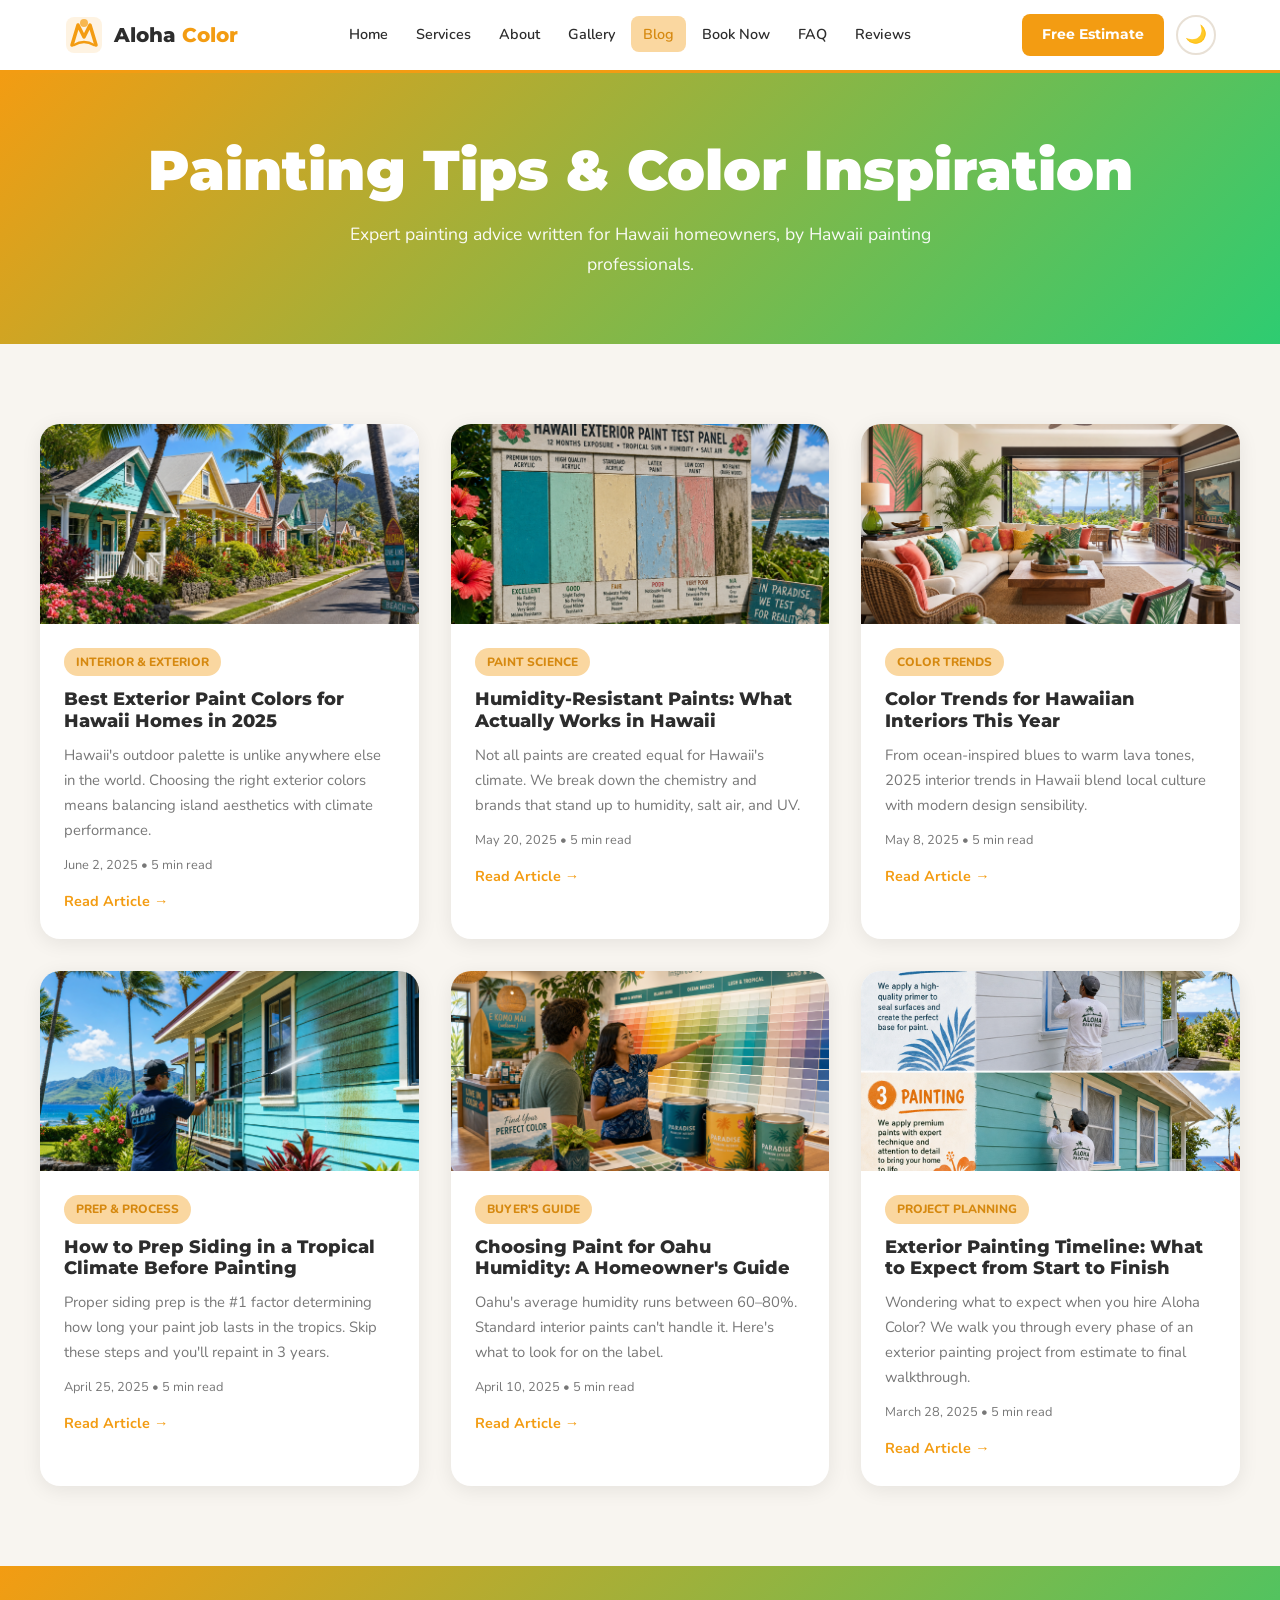
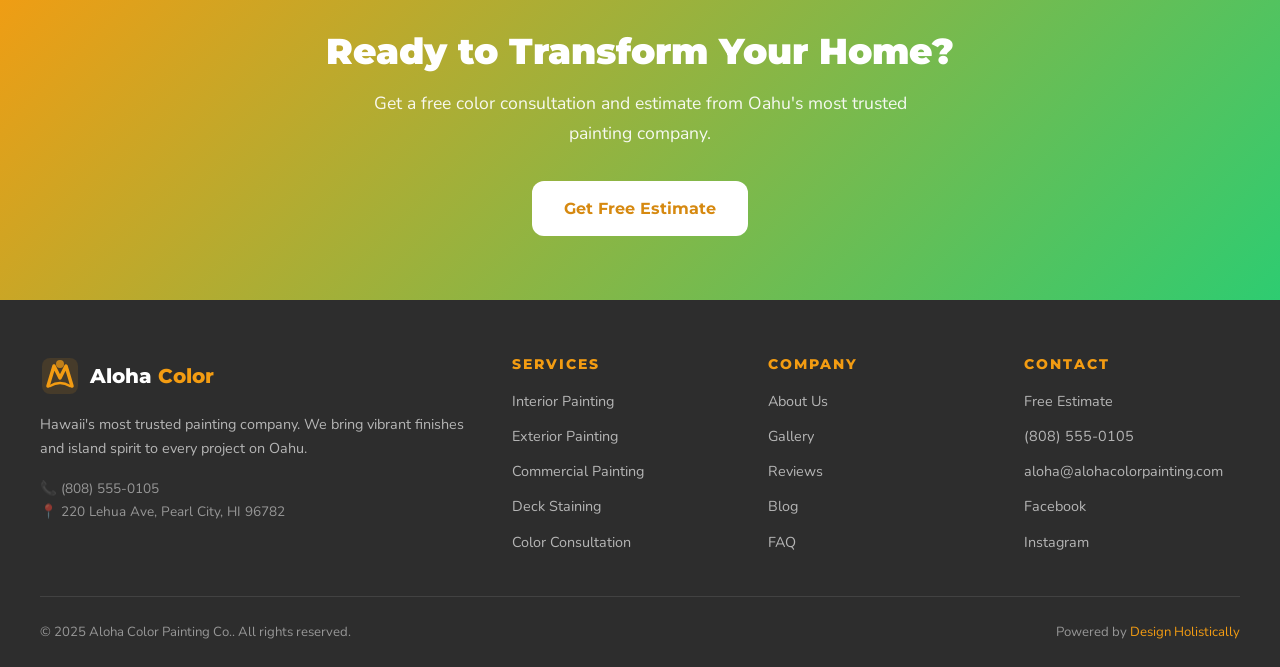
<file: blog.html>
<!DOCTYPE html>
<html lang="en" data-theme="light">
<head>
<meta charset="UTF-8">
<meta name="viewport" content="width=device-width, initial-scale=1.0">
<title>Painting Blog | Aloha Color Painting Co.</title>
<meta name="description" content="Tips, color trends, and expert advice for Hawaii homeowners from Aloha Color Painting Co.">
<meta property="og:title" content="Painting Blog | Aloha Color Painting Co.">
<meta property="og:description" content="Tips, color trends, and expert advice for Hawaii homeowners from Aloha Color Painting Co.">
<meta property="og:image" content="images/hero.png">
<meta property="og:type" content="website">
<link rel="icon" href="data:image/svg+xml,<svg xmlns='http://www.w3.org/2000/svg' viewBox='0 0 100 100'><text y='.9em' font-size='90'>🎨</text></svg>">
<link rel="stylesheet" href="css/style.css">
<script type="application/ld+json">
{
  "@context": "https://schema.org",
  "@type": "LocalBusiness",
  "name": "Aloha Color Painting Co.",
  "description": "Vibrant finishes for island homes",
  "telephone": "(808) 555-0105",
  "address": {
    "@type": "PostalAddress",
    "streetAddress": "220 Lehua Ave",
    "addressLocality": "Pearl City",
    "addressRegion": "HI",
    "postalCode": "96782"
  },
  "url": "https://alohacolorpainting.com",
  "openingHours": "Mo-Fr 07:00-17:00",
  "priceRange": "$$"
}
</script>
  <link rel="icon" type="image/x-icon" href="images/favicon.ico">
  <link rel="icon" type="image/png" sizes="32x32" href="images/favicon-32x32.png">
  <link rel="icon" type="image/png" sizes="16x16" href="images/favicon-16x16.png">
  <link rel="apple-touch-icon" sizes="180x180" href="images/apple-touch-icon.png">
</head>
<body>
<header class="header">
  <nav class="nav-container">
    <a href="index.html" class="logo">
      <svg class="logo-svg" viewBox="0 0 40 40" fill="none" xmlns="http://www.w3.org/2000/svg">
  <rect x="2" y="2" width="36" height="36" rx="8" fill="currentColor" opacity="0.12"/>
  <path d="M8 30 L14 10 L20 22 L26 10 L32 30" stroke="currentColor" stroke-width="3.5" stroke-linecap="round" stroke-linejoin="round" fill="none"/>
  <circle cx="20" cy="8" r="4" fill="currentColor" opacity="0.7"/>
  <path d="M10 30 Q20 24 30 30" stroke="currentColor" stroke-width="2.5" stroke-linecap="round" fill="none"/>
</svg>
      <span class="logo-text">Aloha <span>Color</span></span>
    </a>
    <ul class="nav-links"><li><a href="index.html" class="">Home</a></li>
<li><a href="services.html" class="">Services</a></li>
<li><a href="about.html" class="">About</a></li>
<li><a href="gallery.html" class="">Gallery</a></li>
<li><a href="blog.html" class="active">Blog</a></li>
<li><a href="booking.html" class="">Book Now</a></li>
<li><a href="faq.html" class="">FAQ</a></li>
<li><a href="reviews.html" class="">Reviews</a></li></ul>
    <div class="nav-actions">
      <a href="booking.html" class="btn-nav">Free Estimate</a>
      <button class="theme-btn" aria-label="Toggle dark mode">🌙</button>
      <button class="hamburger" aria-label="Menu"><span></span><span></span><span></span></button>
    </div>
  </nav>
  <div class="mobile-menu"><a href="index.html">Home</a>
<a href="services.html">Services</a>
<a href="about.html">About</a>
<a href="gallery.html">Gallery</a>
<a href="blog.html">Blog</a>
<a href="booking.html">Book Now</a>
<a href="faq.html">FAQ</a>
<a href="reviews.html">Reviews</a></div>
</header>
<div class="section" style="background:linear-gradient(135deg,#F39C12,#2ECC71);padding:4rem 1.5rem;text-align:center;color:#fff;">
  <h1 style="font-size:clamp(2rem,5vw,3.5rem);font-weight:900;margin-bottom:1rem;">Painting Tips & Color Inspiration</h1>
  <p style="max-width:600px;margin:0 auto;font-size:1.1rem;opacity:0.95;">Expert painting advice written for Hawaii homeowners, by Hawaii painting professionals.</p>
</div>
<section class="section">
  <div class="container">
    <div class="grid-3">
      
<div class="blog-card fade-up">
  <img src="images/blog-1.png" alt="Best Exterior Paint Colors for Hawaii Homes in 2025" class="blog-card-img">
  <div class="blog-card-body">
    <span class="blog-tag">Interior & Exterior</span>
    <h3 class="blog-card-title"><a href="blog-post-1.html" style="color:inherit;">Best Exterior Paint Colors for Hawaii Homes in 2025</a></h3>
    <p class="blog-card-excerpt">Hawaii's outdoor palette is unlike anywhere else in the world. Choosing the right exterior colors means balancing island aesthetics with climate performance.</p>
    <div class="blog-card-meta">June 2, 2025 &bull; 5 min read</div>
    <a href="blog-post-1.html" class="read-more" style="display:inline-block;margin-top:0.75rem;">Read Article →</a>
  </div>
</div>
<div class="blog-card fade-up">
  <img src="images/blog-2.png" alt="Humidity-Resistant Paints: What Actually Works in Hawaii" class="blog-card-img">
  <div class="blog-card-body">
    <span class="blog-tag">Paint Science</span>
    <h3 class="blog-card-title"><a href="blog-post-2.html" style="color:inherit;">Humidity-Resistant Paints: What Actually Works in Hawaii</a></h3>
    <p class="blog-card-excerpt">Not all paints are created equal for Hawaii's climate. We break down the chemistry and brands that stand up to humidity, salt air, and UV.</p>
    <div class="blog-card-meta">May 20, 2025 &bull; 5 min read</div>
    <a href="blog-post-2.html" class="read-more" style="display:inline-block;margin-top:0.75rem;">Read Article →</a>
  </div>
</div>
<div class="blog-card fade-up">
  <img src="images/blog-3.png" alt="Color Trends for Hawaiian Interiors This Year" class="blog-card-img">
  <div class="blog-card-body">
    <span class="blog-tag">Color Trends</span>
    <h3 class="blog-card-title"><a href="blog-post-3.html" style="color:inherit;">Color Trends for Hawaiian Interiors This Year</a></h3>
    <p class="blog-card-excerpt">From ocean-inspired blues to warm lava tones, 2025 interior trends in Hawaii blend local culture with modern design sensibility.</p>
    <div class="blog-card-meta">May 8, 2025 &bull; 5 min read</div>
    <a href="blog-post-3.html" class="read-more" style="display:inline-block;margin-top:0.75rem;">Read Article →</a>
  </div>
</div>
<div class="blog-card fade-up">
  <img src="images/blog-4.png" alt="How to Prep Siding in a Tropical Climate Before Painting" class="blog-card-img">
  <div class="blog-card-body">
    <span class="blog-tag">Prep & Process</span>
    <h3 class="blog-card-title"><a href="blog-post-4.html" style="color:inherit;">How to Prep Siding in a Tropical Climate Before Painting</a></h3>
    <p class="blog-card-excerpt">Proper siding prep is the #1 factor determining how long your paint job lasts in the tropics. Skip these steps and you'll repaint in 3 years.</p>
    <div class="blog-card-meta">April 25, 2025 &bull; 5 min read</div>
    <a href="blog-post-4.html" class="read-more" style="display:inline-block;margin-top:0.75rem;">Read Article →</a>
  </div>
</div>
<div class="blog-card fade-up">
  <img src="images/blog-5.png" alt="Choosing Paint for Oahu Humidity: A Homeowner's Guide" class="blog-card-img">
  <div class="blog-card-body">
    <span class="blog-tag">Buyer's Guide</span>
    <h3 class="blog-card-title"><a href="blog-post-5.html" style="color:inherit;">Choosing Paint for Oahu Humidity: A Homeowner's Guide</a></h3>
    <p class="blog-card-excerpt">Oahu's average humidity runs between 60–80%. Standard interior paints can't handle it. Here's what to look for on the label.</p>
    <div class="blog-card-meta">April 10, 2025 &bull; 5 min read</div>
    <a href="blog-post-5.html" class="read-more" style="display:inline-block;margin-top:0.75rem;">Read Article →</a>
  </div>
</div>
<div class="blog-card fade-up">
  <img src="images/blog-6.png" alt="Exterior Painting Timeline: What to Expect from Start to Finish" class="blog-card-img">
  <div class="blog-card-body">
    <span class="blog-tag">Project Planning</span>
    <h3 class="blog-card-title"><a href="blog-post-6.html" style="color:inherit;">Exterior Painting Timeline: What to Expect from Start to Finish</a></h3>
    <p class="blog-card-excerpt">Wondering what to expect when you hire Aloha Color? We walk you through every phase of an exterior painting project from estimate to final walkthrough.</p>
    <div class="blog-card-meta">March 28, 2025 &bull; 5 min read</div>
    <a href="blog-post-6.html" class="read-more" style="display:inline-block;margin-top:0.75rem;">Read Article →</a>
  </div>
</div>
    </div>
  </div>
</section>
<div class="cta-band fade-up">
  <h2>Ready to Transform Your Home?</h2>
  <p>Get a free color consultation and estimate from Oahu's most trusted painting company.</p>
  <a href="booking.html" class="btn btn-white">Get Free Estimate</a>
</div>

<footer class="footer">
  <div class="footer-grid">
    <div class="footer-brand">
      <a href="index.html" class="logo">
        <svg class="logo-svg" viewBox="0 0 40 40" fill="none" xmlns="http://www.w3.org/2000/svg">
  <rect x="2" y="2" width="36" height="36" rx="8" fill="currentColor" opacity="0.12"/>
  <path d="M8 30 L14 10 L20 22 L26 10 L32 30" stroke="currentColor" stroke-width="3.5" stroke-linecap="round" stroke-linejoin="round" fill="none"/>
  <circle cx="20" cy="8" r="4" fill="currentColor" opacity="0.7"/>
  <path d="M10 30 Q20 24 30 30" stroke="currentColor" stroke-width="2.5" stroke-linecap="round" fill="none"/>
</svg>
        <span class="logo-text">Aloha <span>Color</span></span>
      </a>
      <p class="footer-desc">Hawaii's most trusted painting company. We bring vibrant finishes and island spirit to every project on Oahu.</p>
      <p style="color:rgba(255,255,255,0.5);font-size:0.85rem;">📞 (808) 555-0105<br>📍 220 Lehua Ave, Pearl City, HI 96782</p>
    </div>
    <div>
      <h4>Services</h4>
      <ul>
        <li><a href="services.html">Interior Painting</a></li>
        <li><a href="services.html">Exterior Painting</a></li>
        <li><a href="services.html">Commercial Painting</a></li>
        <li><a href="services.html">Deck Staining</a></li>
        <li><a href="services.html">Color Consultation</a></li>
      </ul>
    </div>
    <div>
      <h4>Company</h4>
      <ul>
        <li><a href="about.html">About Us</a></li>
        <li><a href="gallery.html">Gallery</a></li>
        <li><a href="reviews.html">Reviews</a></li>
        <li><a href="blog.html">Blog</a></li>
        <li><a href="faq.html">FAQ</a></li>
      </ul>
    </div>
    <div>
      <h4>Contact</h4>
      <ul>
        <li><a href="booking.html">Free Estimate</a></li>
        <li><a href="tel:8085550105">(808) 555-0105</a></li>
        <li><a href="mailto:aloha@alohacolorpainting.com">aloha@alohacolorpainting.com</a></li>
        <li><a href="#">Facebook</a></li>
        <li><a href="#">Instagram</a></li>
      </ul>
    </div>
  </div>
  <div class="footer-bottom">
    <span>© 2025 Aloha Color Painting Co.. All rights reserved.</span>
    <span>Powered by <a href="https://designholistically.com" target="_blank">Design Holistically</a></span>
  </div>
</footer>
<button class="back-to-top" aria-label="Back to top">↑</button>
<script src="js/main.js"></script>
</file>
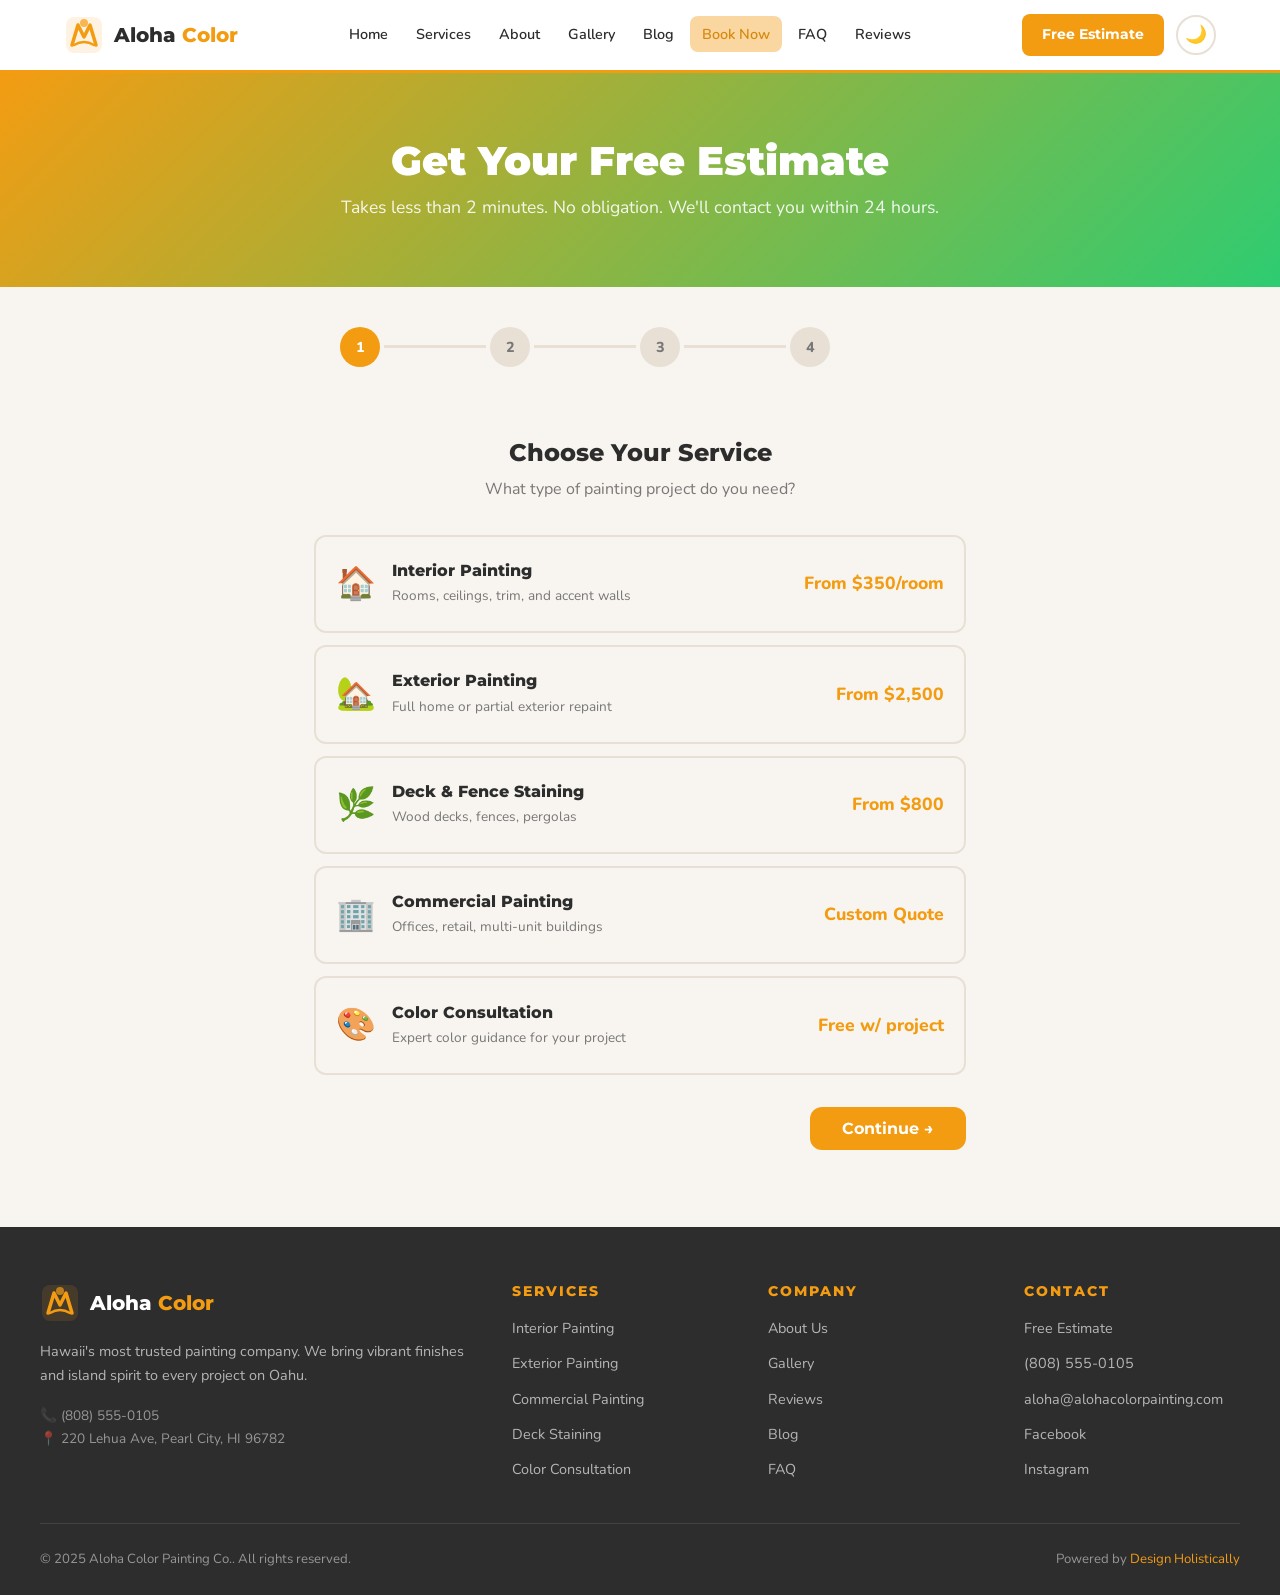
<file: booking.html>
<!DOCTYPE html>
<html lang="en" data-theme="light">
<head>
<meta charset="UTF-8">
<meta name="viewport" content="width=device-width, initial-scale=1.0">
<title>Book a Free Estimate | Aloha Color Painting Co.</title>
<meta name="description" content="Schedule your free painting estimate with Aloha Color Painting Co. in Pearl City, Oahu.">
<meta property="og:title" content="Book a Free Estimate | Aloha Color Painting Co.">
<meta property="og:description" content="Schedule your free painting estimate with Aloha Color Painting Co. in Pearl City, Oahu.">
<meta property="og:image" content="images/hero.png">
<meta property="og:type" content="website">
<link rel="icon" href="data:image/svg+xml,<svg xmlns='http://www.w3.org/2000/svg' viewBox='0 0 100 100'><text y='.9em' font-size='90'>🎨</text></svg>">
<link rel="stylesheet" href="css/style.css">
<script type="application/ld+json">
{
  "@context": "https://schema.org",
  "@type": "LocalBusiness",
  "name": "Aloha Color Painting Co.",
  "description": "Vibrant finishes for island homes",
  "telephone": "(808) 555-0105",
  "address": {
    "@type": "PostalAddress",
    "streetAddress": "220 Lehua Ave",
    "addressLocality": "Pearl City",
    "addressRegion": "HI",
    "postalCode": "96782"
  },
  "url": "https://alohacolorpainting.com",
  "openingHours": "Mo-Fr 07:00-17:00",
  "priceRange": "$$"
}
</script>
  <link rel="icon" type="image/x-icon" href="images/favicon.ico">
  <link rel="icon" type="image/png" sizes="32x32" href="images/favicon-32x32.png">
  <link rel="icon" type="image/png" sizes="16x16" href="images/favicon-16x16.png">
  <link rel="apple-touch-icon" sizes="180x180" href="images/apple-touch-icon.png">
</head>
<body>
<header class="header">
  <nav class="nav-container">
    <a href="index.html" class="logo">
      <svg class="logo-svg" viewBox="0 0 40 40" fill="none" xmlns="http://www.w3.org/2000/svg">
  <rect x="2" y="2" width="36" height="36" rx="8" fill="currentColor" opacity="0.12"/>
  <path d="M8 30 L14 10 L20 22 L26 10 L32 30" stroke="currentColor" stroke-width="3.5" stroke-linecap="round" stroke-linejoin="round" fill="none"/>
  <circle cx="20" cy="8" r="4" fill="currentColor" opacity="0.7"/>
  <path d="M10 30 Q20 24 30 30" stroke="currentColor" stroke-width="2.5" stroke-linecap="round" fill="none"/>
</svg>
      <span class="logo-text">Aloha <span>Color</span></span>
    </a>
    <ul class="nav-links"><li><a href="index.html" class="">Home</a></li>
<li><a href="services.html" class="">Services</a></li>
<li><a href="about.html" class="">About</a></li>
<li><a href="gallery.html" class="">Gallery</a></li>
<li><a href="blog.html" class="">Blog</a></li>
<li><a href="booking.html" class="active">Book Now</a></li>
<li><a href="faq.html" class="">FAQ</a></li>
<li><a href="reviews.html" class="">Reviews</a></li></ul>
    <div class="nav-actions">
      <a href="booking.html" class="btn-nav">Free Estimate</a>
      <button class="theme-btn" aria-label="Toggle dark mode">🌙</button>
      <button class="hamburger" aria-label="Menu"><span></span><span></span><span></span></button>
    </div>
  </nav>
  <div class="mobile-menu"><a href="index.html">Home</a>
<a href="services.html">Services</a>
<a href="about.html">About</a>
<a href="gallery.html">Gallery</a>
<a href="blog.html">Blog</a>
<a href="booking.html">Book Now</a>
<a href="faq.html">FAQ</a>
<a href="reviews.html">Reviews</a></div>
</header>
<div class="booking-header">
  <h1>Get Your Free Estimate</h1>
  <p>Takes less than 2 minutes. No obligation. We'll contact you within 24 hours.</p>
</div>
<section class="booking-section">
  <div class="progress-bar">
    <div class="step-indicator active"><div class="step-num">1</div><div class="step-line"></div></div>
    <div class="step-indicator"><div class="step-num">2</div><div class="step-line"></div></div>
    <div class="step-indicator"><div class="step-num">3</div><div class="step-line"></div></div>
    <div class="step-indicator"><div class="step-num">4</div></div>
  </div>
  <div class="booking-form-wrap">

    <div class="form-step active">
      <h2 class="step-title">Choose Your Service</h2>
      <p class="step-sub">What type of painting project do you need?</p>
      <div class="service-option"><span class="service-option-icon">🏠</span><div class="service-option-info"><h4>Interior Painting</h4><p>Rooms, ceilings, trim, and accent walls</p></div><span class="service-option-price">From $350/room</span></div>
      <div class="service-option"><span class="service-option-icon">🏡</span><div class="service-option-info"><h4>Exterior Painting</h4><p>Full home or partial exterior repaint</p></div><span class="service-option-price">From $2,500</span></div>
      <div class="service-option"><span class="service-option-icon">🌿</span><div class="service-option-info"><h4>Deck & Fence Staining</h4><p>Wood decks, fences, pergolas</p></div><span class="service-option-price">From $800</span></div>
      <div class="service-option"><span class="service-option-icon">🏢</span><div class="service-option-info"><h4>Commercial Painting</h4><p>Offices, retail, multi-unit buildings</p></div><span class="service-option-price">Custom Quote</span></div>
      <div class="service-option"><span class="service-option-icon">🎨</span><div class="service-option-info"><h4>Color Consultation</h4><p>Expert color guidance for your project</p></div><span class="service-option-price">Free w/ project</span></div>
      <div class="step-actions"><span></span><button class="btn-step-next">Continue →</button></div>
    </div>

    <div class="form-step">
      <h2 class="step-title">Preferred Date & Time</h2>
      <p class="step-sub">When would you like us to visit for your estimate?</p>
      <div class="form-group"><label>Preferred Date</label><input type="date" name="date"></div>
      <div class="form-row">
        <div class="form-group"><label>Preferred Time</label>
          <select name="time">
            <option>Morning (8am – 11am)</option>
            <option>Midday (11am – 2pm)</option>
            <option>Afternoon (2pm – 5pm)</option>
          </select>
        </div>
        <div class="form-group"><label>Property Type</label>
          <select name="proptype">
            <option>Single Family Home</option>
            <option>Condo / Townhome</option>
            <option>Commercial Building</option>
            <option>Multi-Unit Residential</option>
          </select>
        </div>
      </div>
      <div class="form-group"><label>Project Notes (Optional)</label><textarea name="notes" placeholder="Describe your project, problem areas, or color ideas..."></textarea></div>
      <div class="step-actions"><button class="btn-step-back">← Back</button><button class="btn-step-next">Continue →</button></div>
    </div>

    <div class="form-step">
      <h2 class="step-title">Your Contact Info</h2>
      <p class="step-sub">We'll confirm your estimate appointment within 24 hours.</p>
      <div class="form-row">
        <div class="form-group"><label>First Name</label><input type="text" placeholder="Kai" name="fname"></div>
        <div class="form-group"><label>Last Name</label><input type="text" placeholder="Akana" name="lname"></div>
      </div>
      <div class="form-group"><label>Email Address</label><input type="email" placeholder="kai@example.com" name="email"></div>
      <div class="form-group"><label>Phone Number</label><input type="tel" placeholder="(808) 555-xxxx" name="phone"></div>
      <div class="form-group"><label>Property Address</label><input type="text" placeholder="123 Lehua Ave, Pearl City, HI" name="address"></div>
      <div class="step-actions"><button class="btn-step-back">← Back</button><button class="btn-step-next">Submit Request</button></div>
    </div>

    <div class="form-step">
      <div class="confirmation-box">
        <div class="confirm-icon">🎨</div>
        <h2 class="confirm-title">Estimate Requested!</h2>
        <p class="confirm-text">Thank you! We've received your request and will contact you within 24 hours to confirm your free estimate visit. Get ready for a beautiful transformation!</p>
        <a href="index.html" class="btn btn-primary" style="margin-top:1.5rem;">Back to Home</a>
      </div>
    </div>

  </div>
</section>

<footer class="footer">
  <div class="footer-grid">
    <div class="footer-brand">
      <a href="index.html" class="logo">
        <svg class="logo-svg" viewBox="0 0 40 40" fill="none" xmlns="http://www.w3.org/2000/svg">
  <rect x="2" y="2" width="36" height="36" rx="8" fill="currentColor" opacity="0.12"/>
  <path d="M8 30 L14 10 L20 22 L26 10 L32 30" stroke="currentColor" stroke-width="3.5" stroke-linecap="round" stroke-linejoin="round" fill="none"/>
  <circle cx="20" cy="8" r="4" fill="currentColor" opacity="0.7"/>
  <path d="M10 30 Q20 24 30 30" stroke="currentColor" stroke-width="2.5" stroke-linecap="round" fill="none"/>
</svg>
        <span class="logo-text">Aloha <span>Color</span></span>
      </a>
      <p class="footer-desc">Hawaii's most trusted painting company. We bring vibrant finishes and island spirit to every project on Oahu.</p>
      <p style="color:rgba(255,255,255,0.5);font-size:0.85rem;">📞 (808) 555-0105<br>📍 220 Lehua Ave, Pearl City, HI 96782</p>
    </div>
    <div>
      <h4>Services</h4>
      <ul>
        <li><a href="services.html">Interior Painting</a></li>
        <li><a href="services.html">Exterior Painting</a></li>
        <li><a href="services.html">Commercial Painting</a></li>
        <li><a href="services.html">Deck Staining</a></li>
        <li><a href="services.html">Color Consultation</a></li>
      </ul>
    </div>
    <div>
      <h4>Company</h4>
      <ul>
        <li><a href="about.html">About Us</a></li>
        <li><a href="gallery.html">Gallery</a></li>
        <li><a href="reviews.html">Reviews</a></li>
        <li><a href="blog.html">Blog</a></li>
        <li><a href="faq.html">FAQ</a></li>
      </ul>
    </div>
    <div>
      <h4>Contact</h4>
      <ul>
        <li><a href="booking.html">Free Estimate</a></li>
        <li><a href="tel:8085550105">(808) 555-0105</a></li>
        <li><a href="mailto:aloha@alohacolorpainting.com">aloha@alohacolorpainting.com</a></li>
        <li><a href="#">Facebook</a></li>
        <li><a href="#">Instagram</a></li>
      </ul>
    </div>
  </div>
  <div class="footer-bottom">
    <span>© 2025 Aloha Color Painting Co.. All rights reserved.</span>
    <span>Powered by <a href="https://designholistically.com" target="_blank">Design Holistically</a></span>
  </div>
</footer>
<button class="back-to-top" aria-label="Back to top">↑</button>
<script src="js/main.js"></script>
</file>
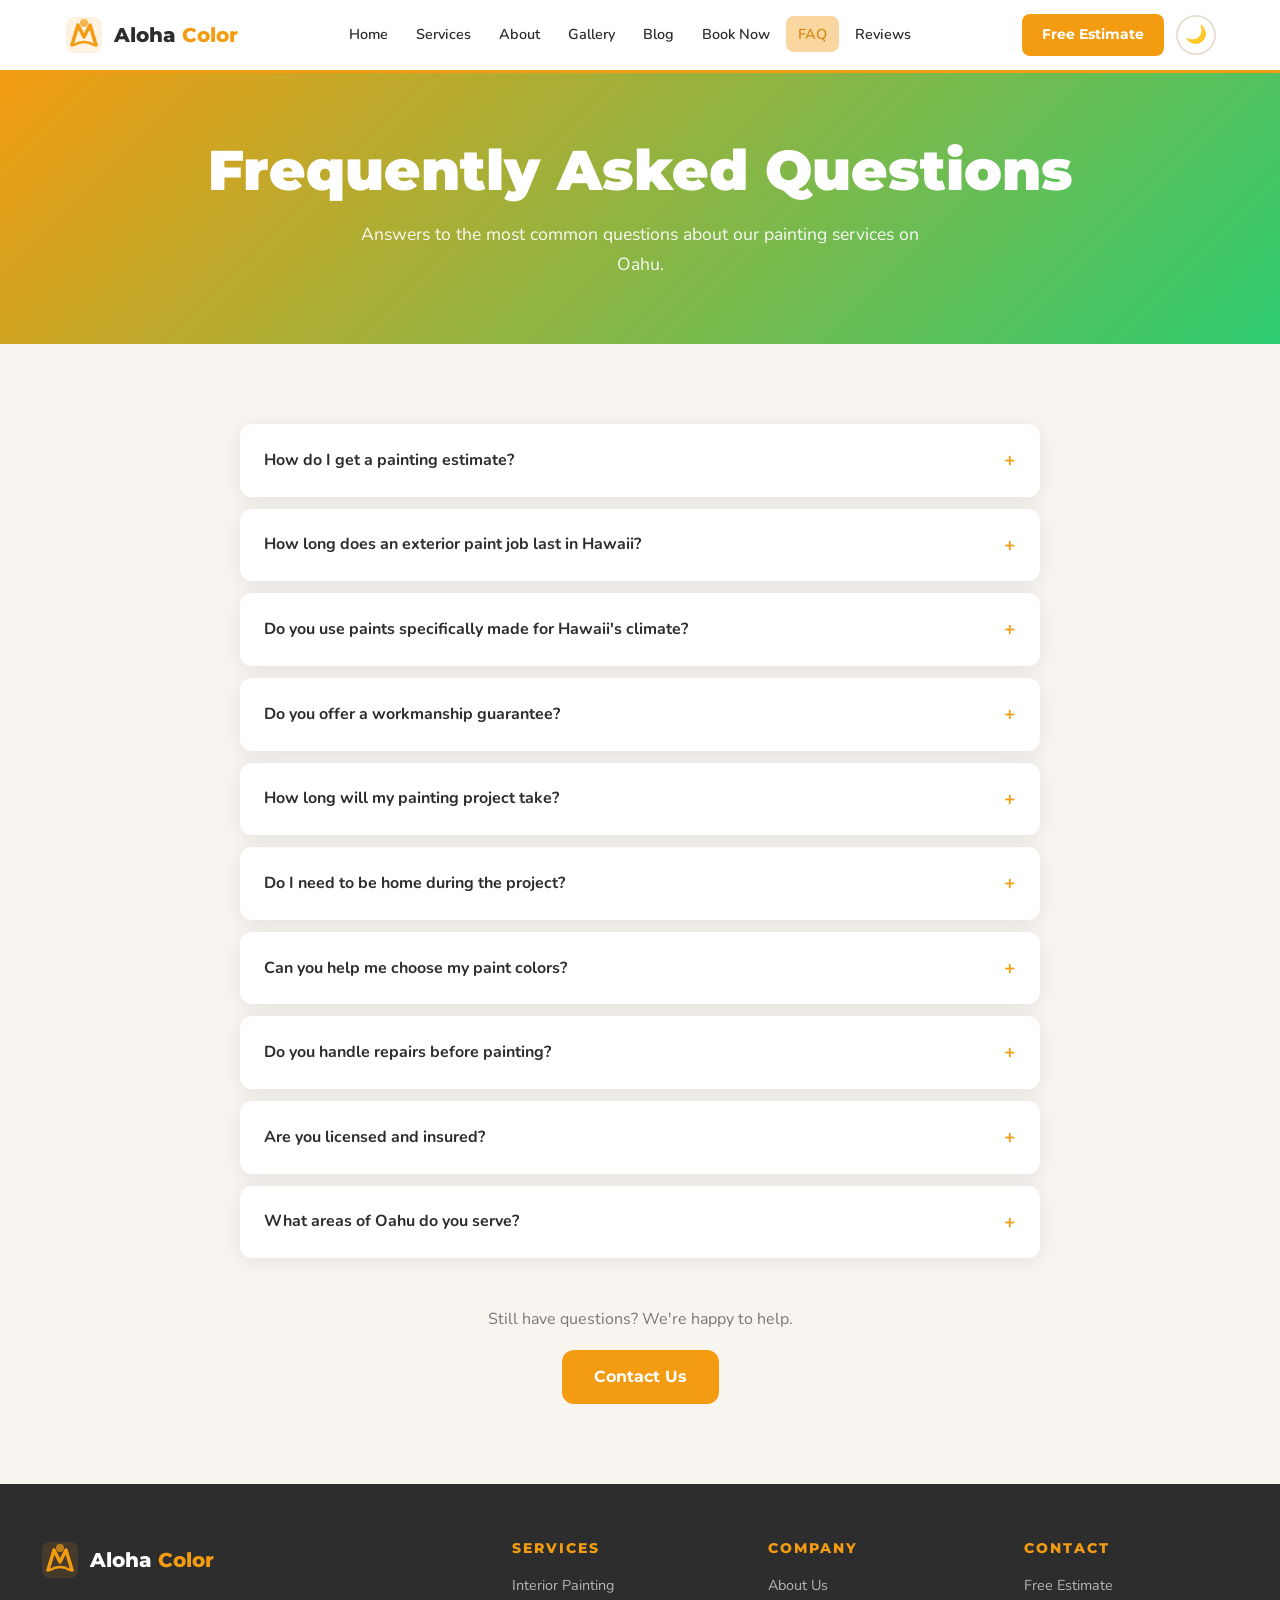
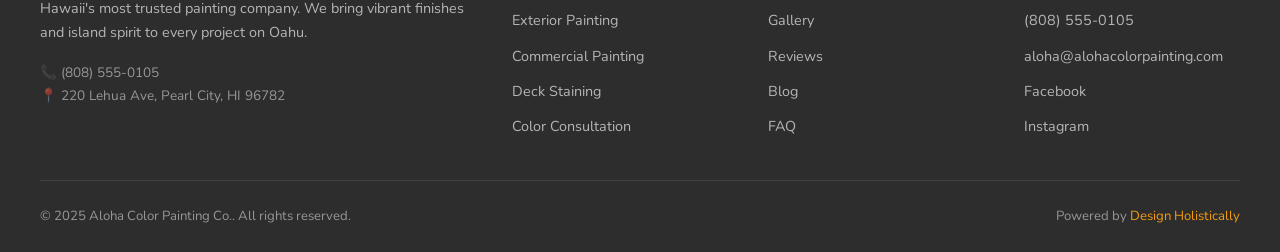
<file: faq.html>
<!DOCTYPE html>
<html lang="en" data-theme="light">
<head>
<meta charset="UTF-8">
<meta name="viewport" content="width=device-width, initial-scale=1.0">
<title>Frequently Asked Questions | Aloha Color Painting Co.</title>
<meta name="description" content="Common questions about exterior painting, interior painting, and our services in Pearl City, Oahu.">
<meta property="og:title" content="Frequently Asked Questions | Aloha Color Painting Co.">
<meta property="og:description" content="Common questions about exterior painting, interior painting, and our services in Pearl City, Oahu.">
<meta property="og:image" content="images/hero.png">
<meta property="og:type" content="website">
<link rel="icon" href="data:image/svg+xml,<svg xmlns='http://www.w3.org/2000/svg' viewBox='0 0 100 100'><text y='.9em' font-size='90'>🎨</text></svg>">
<link rel="stylesheet" href="css/style.css">
<script type="application/ld+json">
{
  "@context": "https://schema.org",
  "@type": "LocalBusiness",
  "name": "Aloha Color Painting Co.",
  "description": "Vibrant finishes for island homes",
  "telephone": "(808) 555-0105",
  "address": {
    "@type": "PostalAddress",
    "streetAddress": "220 Lehua Ave",
    "addressLocality": "Pearl City",
    "addressRegion": "HI",
    "postalCode": "96782"
  },
  "url": "https://alohacolorpainting.com",
  "openingHours": "Mo-Fr 07:00-17:00",
  "priceRange": "$$"
}
</script>
  <link rel="icon" type="image/x-icon" href="images/favicon.ico">
  <link rel="icon" type="image/png" sizes="32x32" href="images/favicon-32x32.png">
  <link rel="icon" type="image/png" sizes="16x16" href="images/favicon-16x16.png">
  <link rel="apple-touch-icon" sizes="180x180" href="images/apple-touch-icon.png">
</head>
<body>
<header class="header">
  <nav class="nav-container">
    <a href="index.html" class="logo">
      <svg class="logo-svg" viewBox="0 0 40 40" fill="none" xmlns="http://www.w3.org/2000/svg">
  <rect x="2" y="2" width="36" height="36" rx="8" fill="currentColor" opacity="0.12"/>
  <path d="M8 30 L14 10 L20 22 L26 10 L32 30" stroke="currentColor" stroke-width="3.5" stroke-linecap="round" stroke-linejoin="round" fill="none"/>
  <circle cx="20" cy="8" r="4" fill="currentColor" opacity="0.7"/>
  <path d="M10 30 Q20 24 30 30" stroke="currentColor" stroke-width="2.5" stroke-linecap="round" fill="none"/>
</svg>
      <span class="logo-text">Aloha <span>Color</span></span>
    </a>
    <ul class="nav-links"><li><a href="index.html" class="">Home</a></li>
<li><a href="services.html" class="">Services</a></li>
<li><a href="about.html" class="">About</a></li>
<li><a href="gallery.html" class="">Gallery</a></li>
<li><a href="blog.html" class="">Blog</a></li>
<li><a href="booking.html" class="">Book Now</a></li>
<li><a href="faq.html" class="active">FAQ</a></li>
<li><a href="reviews.html" class="">Reviews</a></li></ul>
    <div class="nav-actions">
      <a href="booking.html" class="btn-nav">Free Estimate</a>
      <button class="theme-btn" aria-label="Toggle dark mode">🌙</button>
      <button class="hamburger" aria-label="Menu"><span></span><span></span><span></span></button>
    </div>
  </nav>
  <div class="mobile-menu"><a href="index.html">Home</a>
<a href="services.html">Services</a>
<a href="about.html">About</a>
<a href="gallery.html">Gallery</a>
<a href="blog.html">Blog</a>
<a href="booking.html">Book Now</a>
<a href="faq.html">FAQ</a>
<a href="reviews.html">Reviews</a></div>
</header>
<div class="section" style="background:linear-gradient(135deg,#F39C12,#2ECC71);padding:4rem 1.5rem;text-align:center;color:#fff;">
  <h1 style="font-size:clamp(2rem,5vw,3.5rem);font-weight:900;margin-bottom:1rem;">Frequently Asked Questions</h1>
  <p style="max-width:600px;margin:0 auto;font-size:1.1rem;opacity:0.95;">Answers to the most common questions about our painting services on Oahu.</p>
</div>
<section class="section">
  <div class="container" style="max-width:800px;">
    <div class="faq-item fade-up"><div class="faq-q">How do I get a painting estimate?<span class="faq-icon">+</span></div><div class="faq-a">Simply use our online booking form or call us at (808) 555-0105. We'll schedule a free in-home visit within 2-3 business days. After the walkthrough, you'll have a detailed written estimate within 24-48 hours.</div></div><div class="faq-item fade-up"><div class="faq-q">How long does an exterior paint job last in Hawaii?<span class="faq-icon">+</span></div><div class="faq-a">With proper prep and premium tropical-grade paints, a professionally done exterior paint job in Hawaii should last 7-10 years. Factors like sun exposure, proximity to the ocean, and tree coverage all affect longevity.</div></div><div class="faq-item fade-up"><div class="faq-q">Do you use paints specifically made for Hawaii's climate?<span class="faq-icon">+</span></div><div class="faq-a">Yes — we exclusively use paints with built-in mildewcide, UV-resistant pigments, and 100% acrylic formulations rated for tropical climates. We stock Sherwin-Williams Duration, Benjamin Moore Aura, and other premium climate-appropriate lines.</div></div><div class="faq-item fade-up"><div class="faq-q">Do you offer a workmanship guarantee?<span class="faq-icon">+</span></div><div class="faq-a">All our exterior projects are backed by a 3-year workmanship guarantee. If anything peels, blisters, or fails within 3 years due to application issues (not physical damage), we'll come back and fix it at no charge.</div></div><div class="faq-item fade-up"><div class="faq-q">How long will my painting project take?<span class="faq-icon">+</span></div><div class="faq-a">A typical single-family exterior takes 3-5 days including prep, painting, and touch-ups. Interior projects depend on room count — most 3-bedroom homes take 2-3 days. We'll give you a detailed timeline in your estimate.</div></div><div class="faq-item fade-up"><div class="faq-q">Do I need to be home during the project?<span class="faq-icon">+</span></div><div class="faq-a">You don't need to be home during the work, but we ask that you're available for the start of the first day (to review the project plan) and for the final walkthrough when we confirm everything meets your expectations.</div></div><div class="faq-item fade-up"><div class="faq-q">Can you help me choose my paint colors?<span class="faq-icon">+</span></div><div class="faq-a">Absolutely. Color consultation is included free with every painting project. Our certified color consultants will bring paint fans to your home, assess lighting and surroundings, and help you create a beautiful, cohesive palette.</div></div><div class="faq-item fade-up"><div class="faq-q">Do you handle repairs before painting?<span class="faq-icon">+</span></div><div class="faq-a">Yes. We repair minor wood rot, replace failed caulk, fill cracks in stucco and concrete block, and address any surface issues found during prep. Significant structural repairs beyond normal prep scope are quoted separately.</div></div><div class="faq-item fade-up"><div class="faq-q">Are you licensed and insured?<span class="faq-icon">+</span></div><div class="faq-a">Yes. Aloha Color Painting Co. is a licensed Hawaii painting contractor and carries full general liability insurance and workers' compensation coverage. We're happy to provide our license number and insurance certificates upon request.</div></div><div class="faq-item fade-up"><div class="faq-q">What areas of Oahu do you serve?<span class="faq-icon">+</span></div><div class="faq-a">We serve all of Oahu, including Pearl City, Honolulu, Aiea, Mililani, Waipahu, Ewa Beach, Kaneohe, Kailua, and surrounding areas. We are based in Pearl City and typically serve projects within a 40-mile radius.</div></div>
    <div style="text-align:center;margin-top:3rem;">
      <p style="color:var(--text-muted);margin-bottom:1rem;">Still have questions? We're happy to help.</p>
      <a href="booking.html" class="btn btn-primary">Contact Us</a>
    </div>
  </div>
</section>

<footer class="footer">
  <div class="footer-grid">
    <div class="footer-brand">
      <a href="index.html" class="logo">
        <svg class="logo-svg" viewBox="0 0 40 40" fill="none" xmlns="http://www.w3.org/2000/svg">
  <rect x="2" y="2" width="36" height="36" rx="8" fill="currentColor" opacity="0.12"/>
  <path d="M8 30 L14 10 L20 22 L26 10 L32 30" stroke="currentColor" stroke-width="3.5" stroke-linecap="round" stroke-linejoin="round" fill="none"/>
  <circle cx="20" cy="8" r="4" fill="currentColor" opacity="0.7"/>
  <path d="M10 30 Q20 24 30 30" stroke="currentColor" stroke-width="2.5" stroke-linecap="round" fill="none"/>
</svg>
        <span class="logo-text">Aloha <span>Color</span></span>
      </a>
      <p class="footer-desc">Hawaii's most trusted painting company. We bring vibrant finishes and island spirit to every project on Oahu.</p>
      <p style="color:rgba(255,255,255,0.5);font-size:0.85rem;">📞 (808) 555-0105<br>📍 220 Lehua Ave, Pearl City, HI 96782</p>
    </div>
    <div>
      <h4>Services</h4>
      <ul>
        <li><a href="services.html">Interior Painting</a></li>
        <li><a href="services.html">Exterior Painting</a></li>
        <li><a href="services.html">Commercial Painting</a></li>
        <li><a href="services.html">Deck Staining</a></li>
        <li><a href="services.html">Color Consultation</a></li>
      </ul>
    </div>
    <div>
      <h4>Company</h4>
      <ul>
        <li><a href="about.html">About Us</a></li>
        <li><a href="gallery.html">Gallery</a></li>
        <li><a href="reviews.html">Reviews</a></li>
        <li><a href="blog.html">Blog</a></li>
        <li><a href="faq.html">FAQ</a></li>
      </ul>
    </div>
    <div>
      <h4>Contact</h4>
      <ul>
        <li><a href="booking.html">Free Estimate</a></li>
        <li><a href="tel:8085550105">(808) 555-0105</a></li>
        <li><a href="mailto:aloha@alohacolorpainting.com">aloha@alohacolorpainting.com</a></li>
        <li><a href="#">Facebook</a></li>
        <li><a href="#">Instagram</a></li>
      </ul>
    </div>
  </div>
  <div class="footer-bottom">
    <span>© 2025 Aloha Color Painting Co.. All rights reserved.</span>
    <span>Powered by <a href="https://designholistically.com" target="_blank">Design Holistically</a></span>
  </div>
</footer>
<button class="back-to-top" aria-label="Back to top">↑</button>
<script src="js/main.js"></script>
</file>
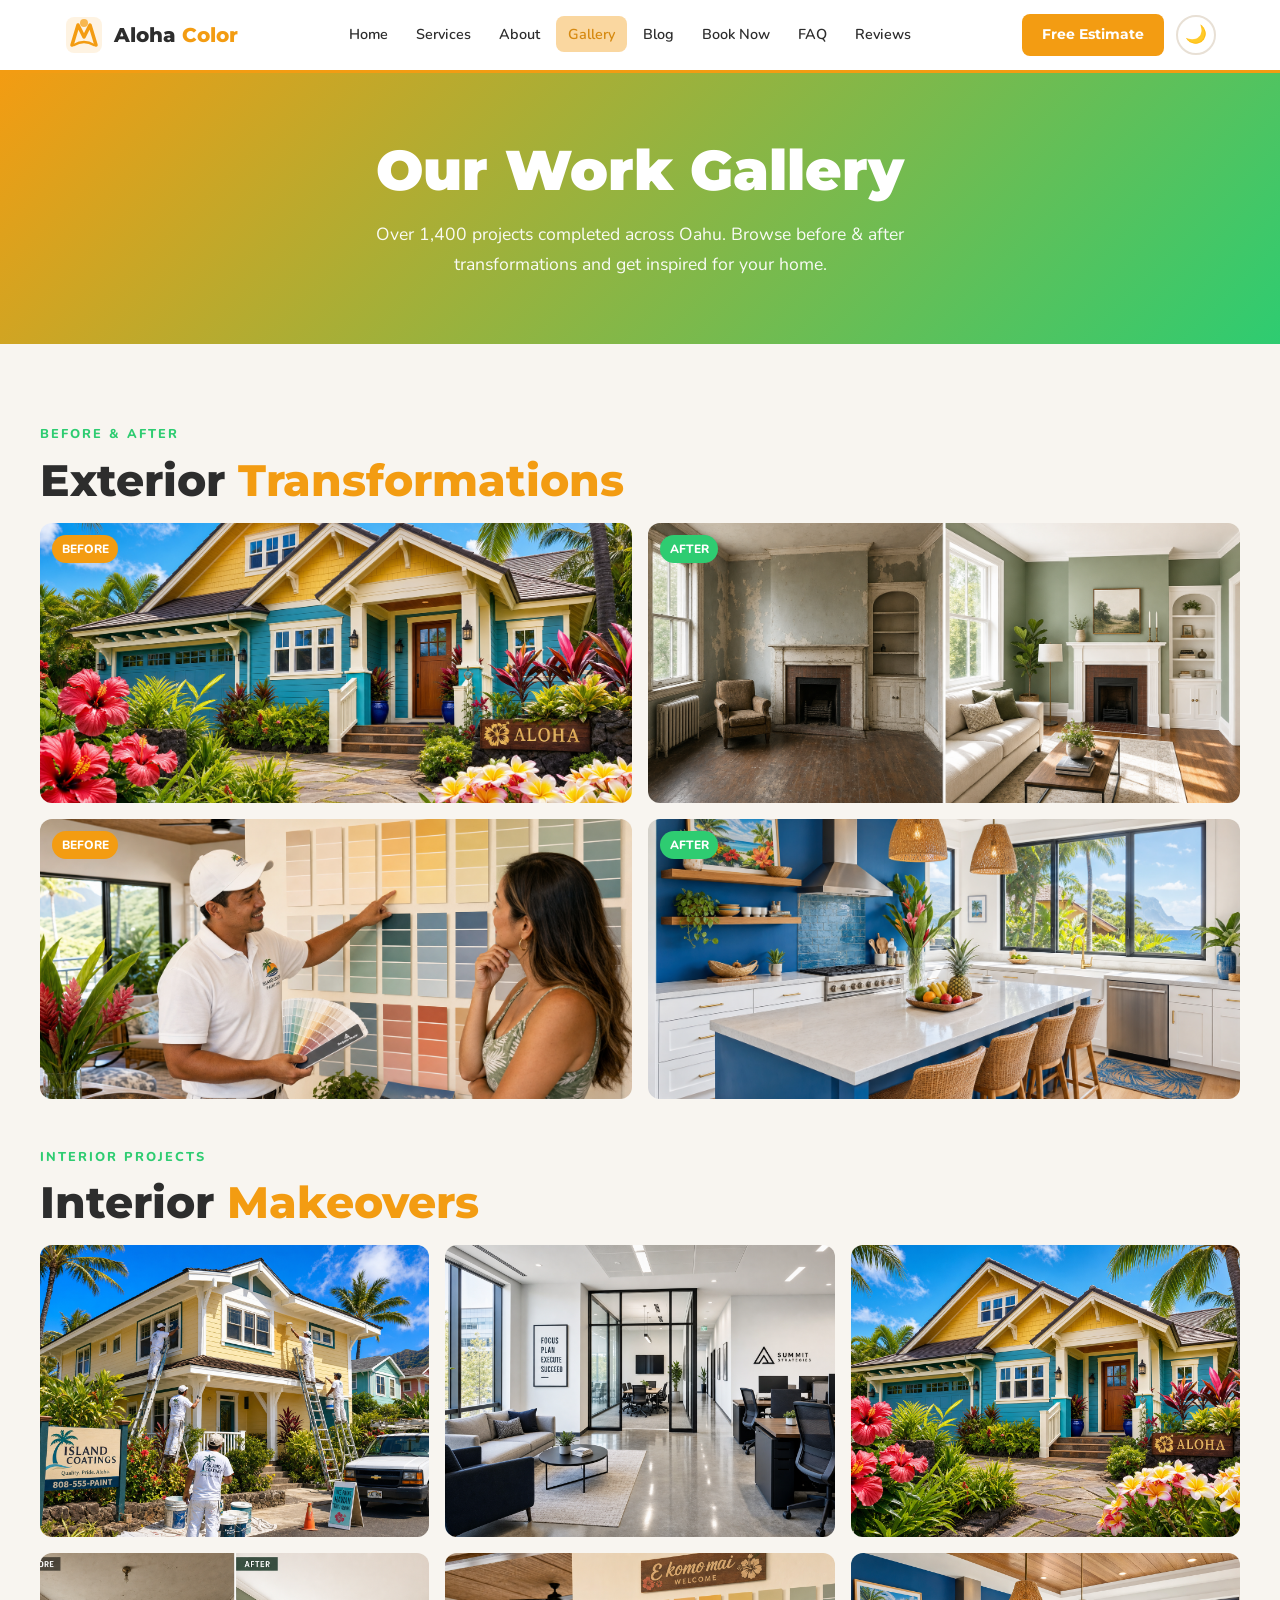
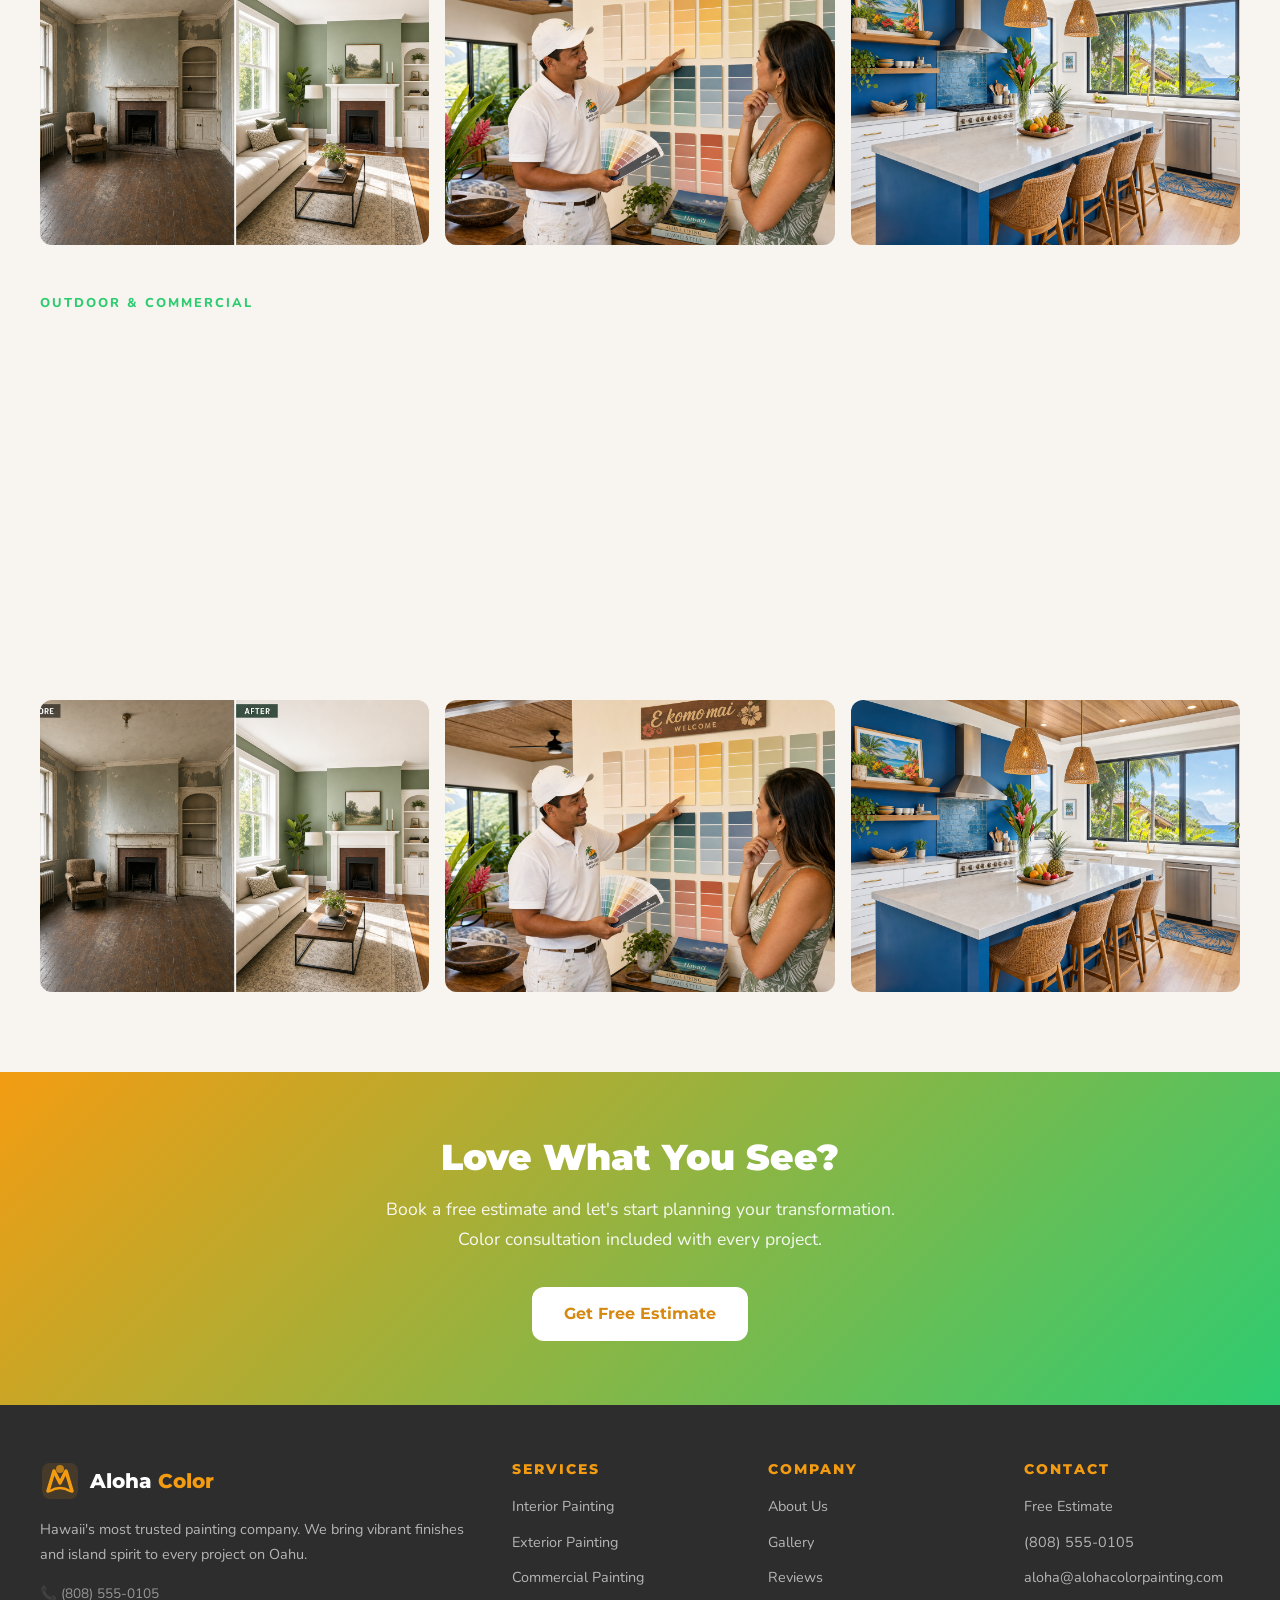
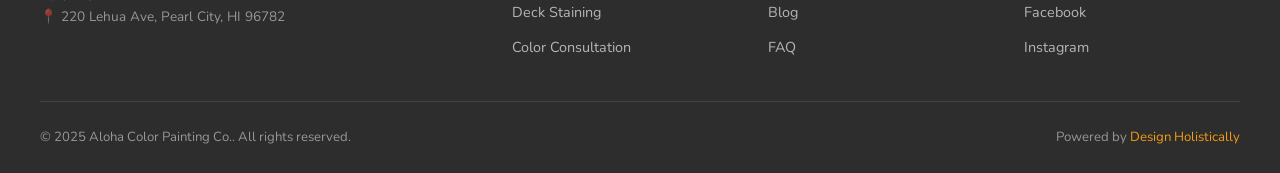
<file: gallery.html>
<!DOCTYPE html>
<html lang="en" data-theme="light">
<head>
<meta charset="UTF-8">
<meta name="viewport" content="width=device-width, initial-scale=1.0">
<title>Project Gallery | Aloha Color Painting Co.</title>
<meta name="description" content="Before & after painting transformations across Oahu — interior, exterior, and commercial projects.">
<meta property="og:title" content="Project Gallery | Aloha Color Painting Co.">
<meta property="og:description" content="Before & after painting transformations across Oahu — interior, exterior, and commercial projects.">
<meta property="og:image" content="images/hero.png">
<meta property="og:type" content="website">
<link rel="icon" href="data:image/svg+xml,<svg xmlns='http://www.w3.org/2000/svg' viewBox='0 0 100 100'><text y='.9em' font-size='90'>🎨</text></svg>">
<link rel="stylesheet" href="css/style.css">
<script type="application/ld+json">
{
  "@context": "https://schema.org",
  "@type": "LocalBusiness",
  "name": "Aloha Color Painting Co.",
  "description": "Vibrant finishes for island homes",
  "telephone": "(808) 555-0105",
  "address": {
    "@type": "PostalAddress",
    "streetAddress": "220 Lehua Ave",
    "addressLocality": "Pearl City",
    "addressRegion": "HI",
    "postalCode": "96782"
  },
  "url": "https://alohacolorpainting.com",
  "openingHours": "Mo-Fr 07:00-17:00",
  "priceRange": "$$"
}
</script>
  <link rel="icon" type="image/x-icon" href="images/favicon.ico">
  <link rel="icon" type="image/png" sizes="32x32" href="images/favicon-32x32.png">
  <link rel="icon" type="image/png" sizes="16x16" href="images/favicon-16x16.png">
  <link rel="apple-touch-icon" sizes="180x180" href="images/apple-touch-icon.png">
</head>
<body>
<header class="header">
  <nav class="nav-container">
    <a href="index.html" class="logo">
      <svg class="logo-svg" viewBox="0 0 40 40" fill="none" xmlns="http://www.w3.org/2000/svg">
  <rect x="2" y="2" width="36" height="36" rx="8" fill="currentColor" opacity="0.12"/>
  <path d="M8 30 L14 10 L20 22 L26 10 L32 30" stroke="currentColor" stroke-width="3.5" stroke-linecap="round" stroke-linejoin="round" fill="none"/>
  <circle cx="20" cy="8" r="4" fill="currentColor" opacity="0.7"/>
  <path d="M10 30 Q20 24 30 30" stroke="currentColor" stroke-width="2.5" stroke-linecap="round" fill="none"/>
</svg>
      <span class="logo-text">Aloha <span>Color</span></span>
    </a>
    <ul class="nav-links"><li><a href="index.html" class="">Home</a></li>
<li><a href="services.html" class="">Services</a></li>
<li><a href="about.html" class="">About</a></li>
<li><a href="gallery.html" class="active">Gallery</a></li>
<li><a href="blog.html" class="">Blog</a></li>
<li><a href="booking.html" class="">Book Now</a></li>
<li><a href="faq.html" class="">FAQ</a></li>
<li><a href="reviews.html" class="">Reviews</a></li></ul>
    <div class="nav-actions">
      <a href="booking.html" class="btn-nav">Free Estimate</a>
      <button class="theme-btn" aria-label="Toggle dark mode">🌙</button>
      <button class="hamburger" aria-label="Menu"><span></span><span></span><span></span></button>
    </div>
  </nav>
  <div class="mobile-menu"><a href="index.html">Home</a>
<a href="services.html">Services</a>
<a href="about.html">About</a>
<a href="gallery.html">Gallery</a>
<a href="blog.html">Blog</a>
<a href="booking.html">Book Now</a>
<a href="faq.html">FAQ</a>
<a href="reviews.html">Reviews</a></div>
</header>
<div class="section" style="background:linear-gradient(135deg,#F39C12,#2ECC71);padding:4rem 1.5rem;text-align:center;color:#fff;">
  <h1 style="font-size:clamp(2rem,5vw,3.5rem);font-weight:900;margin-bottom:1rem;">Our Work Gallery</h1>
  <p style="max-width:600px;margin:0 auto;font-size:1.1rem;opacity:0.95;">Over 1,400 projects completed across Oahu. Browse before & after transformations and get inspired for your home.</p>
</div>

<section class="section">
  <div class="container">
    <div class="section-label">Before & After</div>
    <h2 class="section-title fade-up">Exterior <span>Transformations</span></h2>
    <div class="ba-grid" style="margin-bottom:3rem;">
      <div class="ba-item fade-up"><span class="ba-label">Before</span><img src="images/gallery-1.png" alt="Before exterior" style="width:100%;height:280px;object-fit:cover;"></div>
      <div class="ba-item fade-up"><span class="ba-label after">After</span><img src="images/gallery-2.png" alt="After exterior" style="width:100%;height:280px;object-fit:cover;"></div>
      <div class="ba-item fade-up"><span class="ba-label">Before</span><img src="images/gallery-3.png" alt="Before exterior" style="width:100%;height:280px;object-fit:cover;"></div>
      <div class="ba-item fade-up"><span class="ba-label after">After</span><img src="images/gallery-4.png" alt="After exterior" style="width:100%;height:280px;object-fit:cover;"></div>
    </div>

    <div class="section-label">Interior Projects</div>
    <h2 class="section-title fade-up">Interior <span>Makeovers</span></h2>
    <div class="gallery-grid" style="margin-bottom:3rem;">
      <div class="gallery-item fade-up"><img src="images/gallery-5.png" alt="Interior project"><div class="gallery-overlay"><span>Living Room — Honolulu</span></div></div>
      <div class="gallery-item fade-up"><img src="images/gallery-6.png" alt="Interior kitchen"><div class="gallery-overlay"><span>Kitchen Cabinets — Pearl City</span></div></div>
      <div class="gallery-item fade-up"><img src="images/gallery-1.png" alt="Interior bedroom"><div class="gallery-overlay"><span>Master Bedroom — Aiea</span></div></div>
      <div class="gallery-item fade-up"><img src="images/gallery-2.png" alt="Interior hallway"><div class="gallery-overlay"><span>Hallway & Trim — Mililani</span></div></div>
      <div class="gallery-item fade-up"><img src="images/gallery-3.png" alt="Interior bathroom"><div class="gallery-overlay"><span>Bathroom — Waipahu</span></div></div>
      <div class="gallery-item fade-up"><img src="images/gallery-4.png" alt="Interior office"><div class="gallery-overlay"><span>Home Office — Ewa Beach</span></div></div>
    </div>

    <div class="section-label">Outdoor & Commercial</div>
    <h2 class="section-title fade-up">Decks, Fences & <span>Commercial</span></h2>
    <div class="gallery-grid">
      <div class="gallery-item fade-up"><img src="images/gallery-5.png" alt="Deck staining"><div class="gallery-overlay"><span>Deck Staining — Pearl City</span></div></div>
      <div class="gallery-item fade-up"><img src="images/gallery-6.png" alt="Fence painting"><div class="gallery-overlay"><span>Fence — Kaneohe</span></div></div>
      <div class="gallery-item fade-up"><img src="images/gallery-1.png" alt="Commercial building"><div class="gallery-overlay"><span>Commercial — Aiea Shopping Center</span></div></div>
      <div class="gallery-item fade-up"><img src="images/gallery-2.png" alt="Office interior"><div class="gallery-overlay"><span>Office Interior — Downtown Honolulu</span></div></div>
      <div class="gallery-item fade-up"><img src="images/gallery-3.png" alt="Condo exterior"><div class="gallery-overlay"><span>Condo Complex — Ewa Beach</span></div></div>
      <div class="gallery-item fade-up"><img src="images/gallery-4.png" alt="Epoxy floor"><div class="gallery-overlay"><span>Epoxy Garage — Mililani</span></div></div>
    </div>
  </div>
</section>

<div class="cta-band fade-up">
  <h2>Love What You See?</h2>
  <p>Book a free estimate and let's start planning your transformation. Color consultation included with every project.</p>
  <a href="booking.html" class="btn btn-white">Get Free Estimate</a>
</div>

<footer class="footer">
  <div class="footer-grid">
    <div class="footer-brand">
      <a href="index.html" class="logo">
        <svg class="logo-svg" viewBox="0 0 40 40" fill="none" xmlns="http://www.w3.org/2000/svg">
  <rect x="2" y="2" width="36" height="36" rx="8" fill="currentColor" opacity="0.12"/>
  <path d="M8 30 L14 10 L20 22 L26 10 L32 30" stroke="currentColor" stroke-width="3.5" stroke-linecap="round" stroke-linejoin="round" fill="none"/>
  <circle cx="20" cy="8" r="4" fill="currentColor" opacity="0.7"/>
  <path d="M10 30 Q20 24 30 30" stroke="currentColor" stroke-width="2.5" stroke-linecap="round" fill="none"/>
</svg>
        <span class="logo-text">Aloha <span>Color</span></span>
      </a>
      <p class="footer-desc">Hawaii's most trusted painting company. We bring vibrant finishes and island spirit to every project on Oahu.</p>
      <p style="color:rgba(255,255,255,0.5);font-size:0.85rem;">📞 (808) 555-0105<br>📍 220 Lehua Ave, Pearl City, HI 96782</p>
    </div>
    <div>
      <h4>Services</h4>
      <ul>
        <li><a href="services.html">Interior Painting</a></li>
        <li><a href="services.html">Exterior Painting</a></li>
        <li><a href="services.html">Commercial Painting</a></li>
        <li><a href="services.html">Deck Staining</a></li>
        <li><a href="services.html">Color Consultation</a></li>
      </ul>
    </div>
    <div>
      <h4>Company</h4>
      <ul>
        <li><a href="about.html">About Us</a></li>
        <li><a href="gallery.html">Gallery</a></li>
        <li><a href="reviews.html">Reviews</a></li>
        <li><a href="blog.html">Blog</a></li>
        <li><a href="faq.html">FAQ</a></li>
      </ul>
    </div>
    <div>
      <h4>Contact</h4>
      <ul>
        <li><a href="booking.html">Free Estimate</a></li>
        <li><a href="tel:8085550105">(808) 555-0105</a></li>
        <li><a href="mailto:aloha@alohacolorpainting.com">aloha@alohacolorpainting.com</a></li>
        <li><a href="#">Facebook</a></li>
        <li><a href="#">Instagram</a></li>
      </ul>
    </div>
  </div>
  <div class="footer-bottom">
    <span>© 2025 Aloha Color Painting Co.. All rights reserved.</span>
    <span>Powered by <a href="https://designholistically.com" target="_blank">Design Holistically</a></span>
  </div>
</footer>
<button class="back-to-top" aria-label="Back to top">↑</button>
<script src="js/main.js"></script>
</file>
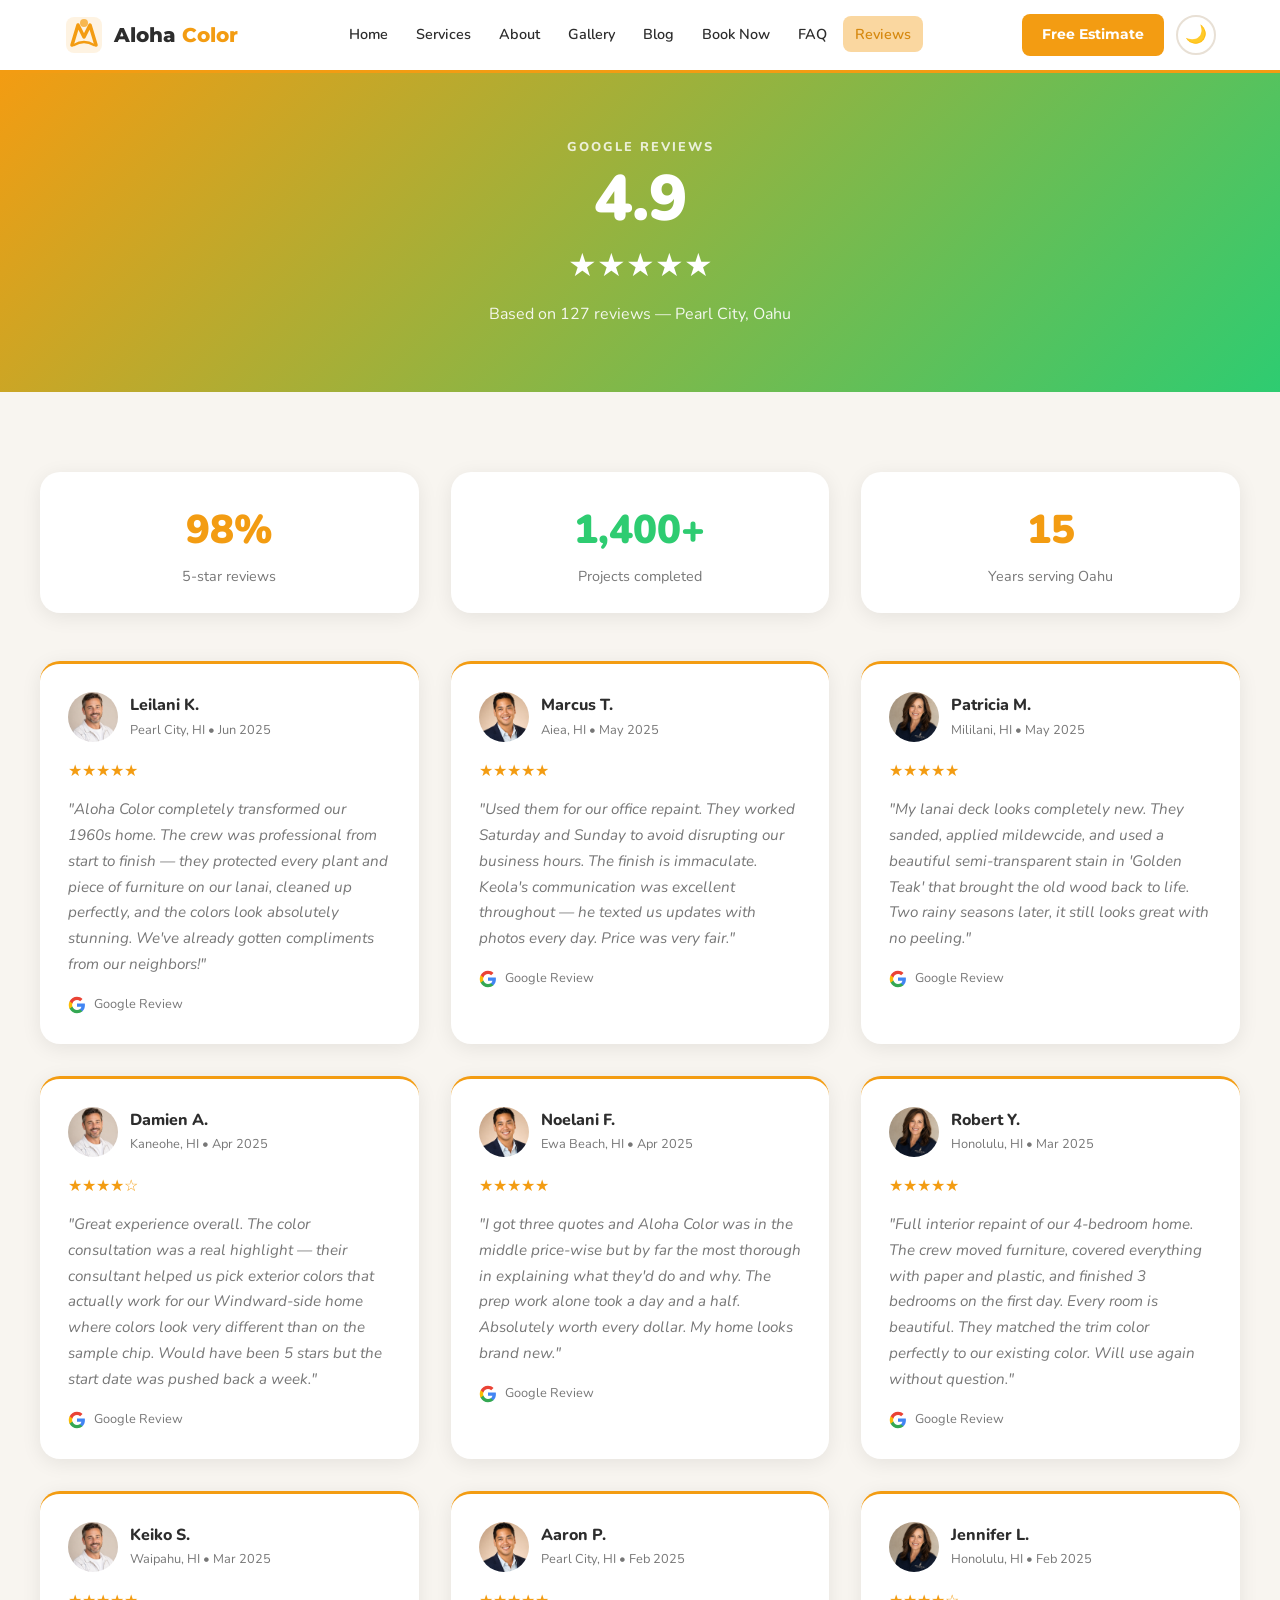
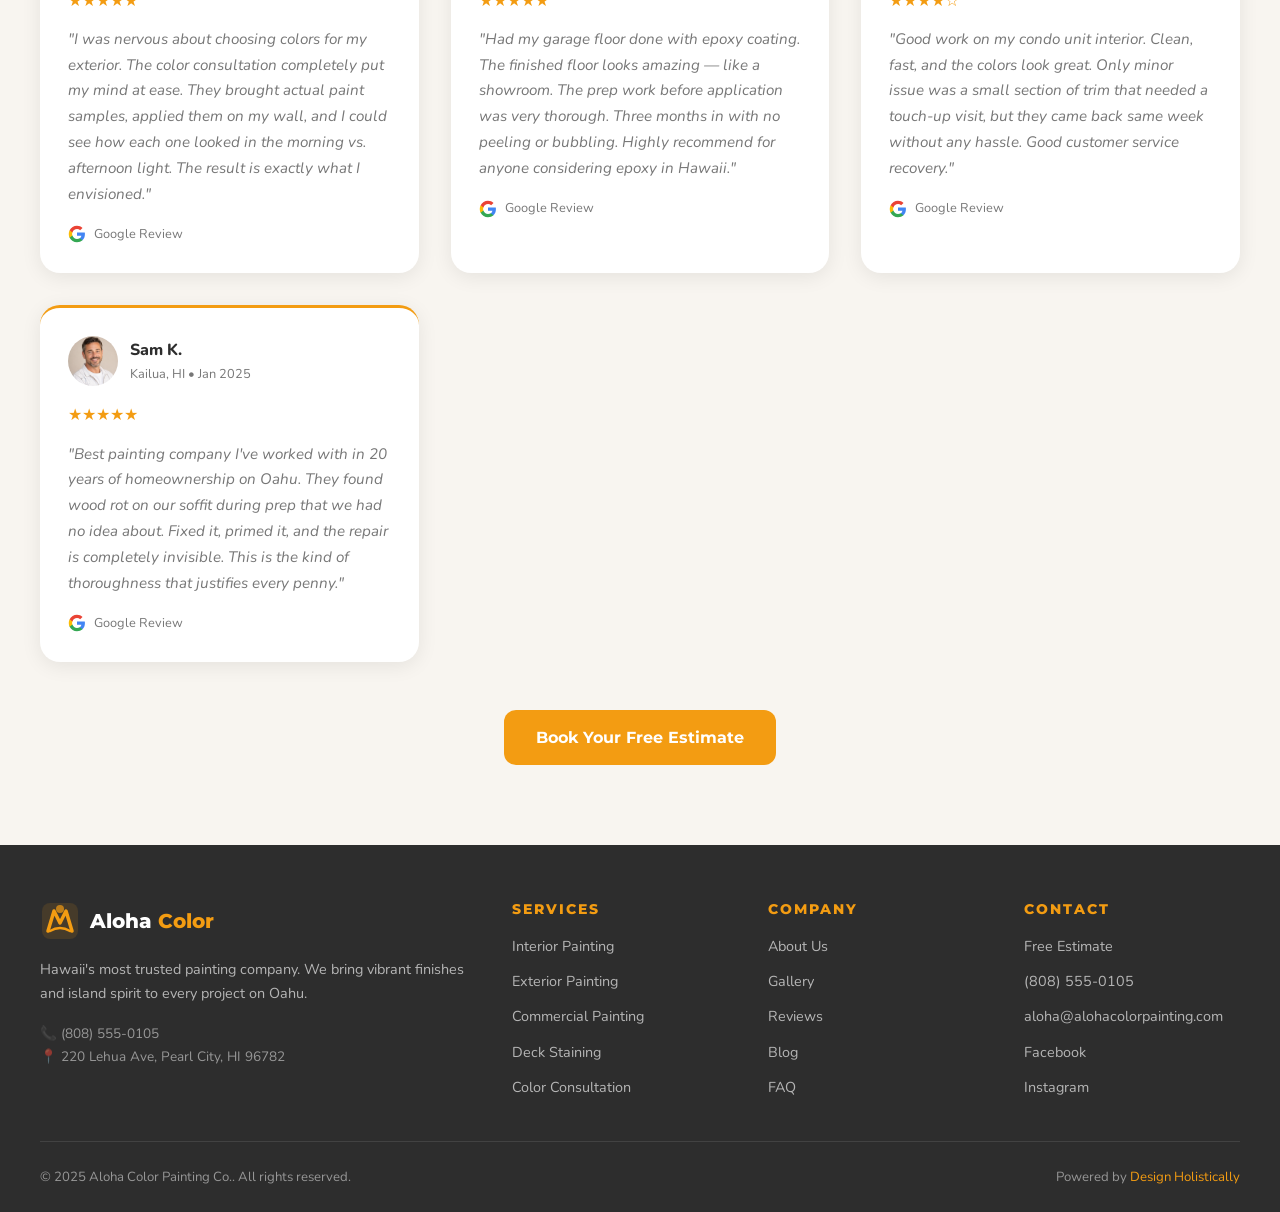
<file: reviews.html>
<!DOCTYPE html>
<html lang="en" data-theme="light">
<head>
<meta charset="UTF-8">
<meta name="viewport" content="width=device-width, initial-scale=1.0">
<title>Customer Reviews | Aloha Color Painting Co.</title>
<meta name="description" content="Read what Oahu homeowners say about Aloha Color Painting Co.'s painting services.">
<meta property="og:title" content="Customer Reviews | Aloha Color Painting Co.">
<meta property="og:description" content="Read what Oahu homeowners say about Aloha Color Painting Co.'s painting services.">
<meta property="og:image" content="images/hero.png">
<meta property="og:type" content="website">
<link rel="icon" href="data:image/svg+xml,<svg xmlns='http://www.w3.org/2000/svg' viewBox='0 0 100 100'><text y='.9em' font-size='90'>🎨</text></svg>">
<link rel="stylesheet" href="css/style.css">
<script type="application/ld+json">
{
  "@context": "https://schema.org",
  "@type": "LocalBusiness",
  "name": "Aloha Color Painting Co.",
  "description": "Vibrant finishes for island homes",
  "telephone": "(808) 555-0105",
  "address": {
    "@type": "PostalAddress",
    "streetAddress": "220 Lehua Ave",
    "addressLocality": "Pearl City",
    "addressRegion": "HI",
    "postalCode": "96782"
  },
  "url": "https://alohacolorpainting.com",
  "openingHours": "Mo-Fr 07:00-17:00",
  "priceRange": "$$"
}
</script>
  <link rel="icon" type="image/x-icon" href="images/favicon.ico">
  <link rel="icon" type="image/png" sizes="32x32" href="images/favicon-32x32.png">
  <link rel="icon" type="image/png" sizes="16x16" href="images/favicon-16x16.png">
  <link rel="apple-touch-icon" sizes="180x180" href="images/apple-touch-icon.png">
</head>
<body>
<header class="header">
  <nav class="nav-container">
    <a href="index.html" class="logo">
      <svg class="logo-svg" viewBox="0 0 40 40" fill="none" xmlns="http://www.w3.org/2000/svg">
  <rect x="2" y="2" width="36" height="36" rx="8" fill="currentColor" opacity="0.12"/>
  <path d="M8 30 L14 10 L20 22 L26 10 L32 30" stroke="currentColor" stroke-width="3.5" stroke-linecap="round" stroke-linejoin="round" fill="none"/>
  <circle cx="20" cy="8" r="4" fill="currentColor" opacity="0.7"/>
  <path d="M10 30 Q20 24 30 30" stroke="currentColor" stroke-width="2.5" stroke-linecap="round" fill="none"/>
</svg>
      <span class="logo-text">Aloha <span>Color</span></span>
    </a>
    <ul class="nav-links"><li><a href="index.html" class="">Home</a></li>
<li><a href="services.html" class="">Services</a></li>
<li><a href="about.html" class="">About</a></li>
<li><a href="gallery.html" class="">Gallery</a></li>
<li><a href="blog.html" class="">Blog</a></li>
<li><a href="booking.html" class="">Book Now</a></li>
<li><a href="faq.html" class="">FAQ</a></li>
<li><a href="reviews.html" class="active">Reviews</a></li></ul>
    <div class="nav-actions">
      <a href="booking.html" class="btn-nav">Free Estimate</a>
      <button class="theme-btn" aria-label="Toggle dark mode">🌙</button>
      <button class="hamburger" aria-label="Menu"><span></span><span></span><span></span></button>
    </div>
  </nav>
  <div class="mobile-menu"><a href="index.html">Home</a>
<a href="services.html">Services</a>
<a href="about.html">About</a>
<a href="gallery.html">Gallery</a>
<a href="blog.html">Blog</a>
<a href="booking.html">Book Now</a>
<a href="faq.html">FAQ</a>
<a href="reviews.html">Reviews</a></div>
</header>
<div class="reviews-hero">
  <div class="section-label" style="color:rgba(255,255,255,0.8);">Google Reviews</div>
  <div class="overall-rating">4.9</div>
  <div class="overall-stars">★★★★★</div>
  <div class="overall-count">Based on 127 reviews — Pearl City, Oahu</div>
</div>
<section class="section">
  <div class="container">
    <div class="grid-3" style="margin-bottom:3rem;">
      <div class="card fade-up" style="padding:1.5rem;text-align:center;">
        <div style="font-size:2.5rem;font-weight:900;color:var(--primary);">98%</div>
        <div style="color:var(--text-muted);font-size:0.9rem;">5-star reviews</div>
      </div>
      <div class="card fade-up" style="padding:1.5rem;text-align:center;">
        <div style="font-size:2.5rem;font-weight:900;color:var(--accent);">1,400+</div>
        <div style="color:var(--text-muted);font-size:0.9rem;">Projects completed</div>
      </div>
      <div class="card fade-up" style="padding:1.5rem;text-align:center;">
        <div style="font-size:2.5rem;font-weight:900;color:var(--primary);">15</div>
        <div style="color:var(--text-muted);font-size:0.9rem;">Years serving Oahu</div>
      </div>
    </div>
    <div class="grid-3">
      
<div class="review-card fade-up">
  <div class="review-header">
    <img src="images/avatar-1.png" alt="Leilani K." class="reviewer-avatar">
    <div><div class="reviewer-name">Leilani K.</div><div class="review-date">Pearl City, HI &bull; Jun 2025</div></div>
  </div>
  <div class="review-stars">★★★★★</div>
  <p class="review-text">"Aloha Color completely transformed our 1960s home. The crew was professional from start to finish — they protected every plant and piece of furniture on our lanai, cleaned up perfectly, and the colors look absolutely stunning. We've already gotten compliments from our neighbors!"</p>
  <div class="google-badge">
    <svg viewBox="0 0 24 24" fill="none" xmlns="http://www.w3.org/2000/svg"><path d="M22.56 12.25c0-.78-.07-1.53-.2-2.25H12v4.26h5.92c-.26 1.37-1.04 2.53-2.21 3.31v2.77h3.57c2.08-1.92 3.28-4.74 3.28-8.09z" fill="#4285F4"/><path d="M12 23c2.97 0 5.46-.98 7.28-2.66l-3.57-2.77c-.98.66-2.23 1.06-3.71 1.06-2.86 0-5.29-1.93-6.16-4.53H2.18v2.84C3.99 20.53 7.7 23 12 23z" fill="#34A853"/><path d="M5.84 14.09c-.22-.66-.35-1.36-.35-2.09s.13-1.43.35-2.09V7.07H2.18C1.43 8.55 1 10.22 1 12s.43 3.45 1.18 4.93l3.66-2.84z" fill="#FBBC05"/><path d="M12 5.38c1.62 0 3.06.56 4.21 1.64l3.15-3.15C17.45 2.09 14.97 1 12 1 7.7 1 3.99 3.47 2.18 7.07l3.66 2.84c.87-2.6 3.3-4.53 6.16-4.53z" fill="#EA4335"/></svg>
    Google Review
  </div>
</div>
<div class="review-card fade-up">
  <div class="review-header">
    <img src="images/avatar-2.png" alt="Marcus T." class="reviewer-avatar">
    <div><div class="reviewer-name">Marcus T.</div><div class="review-date">Aiea, HI &bull; May 2025</div></div>
  </div>
  <div class="review-stars">★★★★★</div>
  <p class="review-text">"Used them for our office repaint. They worked Saturday and Sunday to avoid disrupting our business hours. The finish is immaculate. Keola's communication was excellent throughout — he texted us updates with photos every day. Price was very fair."</p>
  <div class="google-badge">
    <svg viewBox="0 0 24 24" fill="none" xmlns="http://www.w3.org/2000/svg"><path d="M22.56 12.25c0-.78-.07-1.53-.2-2.25H12v4.26h5.92c-.26 1.37-1.04 2.53-2.21 3.31v2.77h3.57c2.08-1.92 3.28-4.74 3.28-8.09z" fill="#4285F4"/><path d="M12 23c2.97 0 5.46-.98 7.28-2.66l-3.57-2.77c-.98.66-2.23 1.06-3.71 1.06-2.86 0-5.29-1.93-6.16-4.53H2.18v2.84C3.99 20.53 7.7 23 12 23z" fill="#34A853"/><path d="M5.84 14.09c-.22-.66-.35-1.36-.35-2.09s.13-1.43.35-2.09V7.07H2.18C1.43 8.55 1 10.22 1 12s.43 3.45 1.18 4.93l3.66-2.84z" fill="#FBBC05"/><path d="M12 5.38c1.62 0 3.06.56 4.21 1.64l3.15-3.15C17.45 2.09 14.97 1 12 1 7.7 1 3.99 3.47 2.18 7.07l3.66 2.84c.87-2.6 3.3-4.53 6.16-4.53z" fill="#EA4335"/></svg>
    Google Review
  </div>
</div>
<div class="review-card fade-up">
  <div class="review-header">
    <img src="images/avatar-3.png" alt="Patricia M." class="reviewer-avatar">
    <div><div class="reviewer-name">Patricia M.</div><div class="review-date">Mililani, HI &bull; May 2025</div></div>
  </div>
  <div class="review-stars">★★★★★</div>
  <p class="review-text">"My lanai deck looks completely new. They sanded, applied mildewcide, and used a beautiful semi-transparent stain in 'Golden Teak' that brought the old wood back to life. Two rainy seasons later, it still looks great with no peeling."</p>
  <div class="google-badge">
    <svg viewBox="0 0 24 24" fill="none" xmlns="http://www.w3.org/2000/svg"><path d="M22.56 12.25c0-.78-.07-1.53-.2-2.25H12v4.26h5.92c-.26 1.37-1.04 2.53-2.21 3.31v2.77h3.57c2.08-1.92 3.28-4.74 3.28-8.09z" fill="#4285F4"/><path d="M12 23c2.97 0 5.46-.98 7.28-2.66l-3.57-2.77c-.98.66-2.23 1.06-3.71 1.06-2.86 0-5.29-1.93-6.16-4.53H2.18v2.84C3.99 20.53 7.7 23 12 23z" fill="#34A853"/><path d="M5.84 14.09c-.22-.66-.35-1.36-.35-2.09s.13-1.43.35-2.09V7.07H2.18C1.43 8.55 1 10.22 1 12s.43 3.45 1.18 4.93l3.66-2.84z" fill="#FBBC05"/><path d="M12 5.38c1.62 0 3.06.56 4.21 1.64l3.15-3.15C17.45 2.09 14.97 1 12 1 7.7 1 3.99 3.47 2.18 7.07l3.66 2.84c.87-2.6 3.3-4.53 6.16-4.53z" fill="#EA4335"/></svg>
    Google Review
  </div>
</div>
<div class="review-card fade-up">
  <div class="review-header">
    <img src="images/avatar-1.png" alt="Damien A." class="reviewer-avatar">
    <div><div class="reviewer-name">Damien A.</div><div class="review-date">Kaneohe, HI &bull; Apr 2025</div></div>
  </div>
  <div class="review-stars">★★★★☆</div>
  <p class="review-text">"Great experience overall. The color consultation was a real highlight — their consultant helped us pick exterior colors that actually work for our Windward-side home where colors look very different than on the sample chip. Would have been 5 stars but the start date was pushed back a week."</p>
  <div class="google-badge">
    <svg viewBox="0 0 24 24" fill="none" xmlns="http://www.w3.org/2000/svg"><path d="M22.56 12.25c0-.78-.07-1.53-.2-2.25H12v4.26h5.92c-.26 1.37-1.04 2.53-2.21 3.31v2.77h3.57c2.08-1.92 3.28-4.74 3.28-8.09z" fill="#4285F4"/><path d="M12 23c2.97 0 5.46-.98 7.28-2.66l-3.57-2.77c-.98.66-2.23 1.06-3.71 1.06-2.86 0-5.29-1.93-6.16-4.53H2.18v2.84C3.99 20.53 7.7 23 12 23z" fill="#34A853"/><path d="M5.84 14.09c-.22-.66-.35-1.36-.35-2.09s.13-1.43.35-2.09V7.07H2.18C1.43 8.55 1 10.22 1 12s.43 3.45 1.18 4.93l3.66-2.84z" fill="#FBBC05"/><path d="M12 5.38c1.62 0 3.06.56 4.21 1.64l3.15-3.15C17.45 2.09 14.97 1 12 1 7.7 1 3.99 3.47 2.18 7.07l3.66 2.84c.87-2.6 3.3-4.53 6.16-4.53z" fill="#EA4335"/></svg>
    Google Review
  </div>
</div>
<div class="review-card fade-up">
  <div class="review-header">
    <img src="images/avatar-2.png" alt="Noelani F." class="reviewer-avatar">
    <div><div class="reviewer-name">Noelani F.</div><div class="review-date">Ewa Beach, HI &bull; Apr 2025</div></div>
  </div>
  <div class="review-stars">★★★★★</div>
  <p class="review-text">"I got three quotes and Aloha Color was in the middle price-wise but by far the most thorough in explaining what they'd do and why. The prep work alone took a day and a half. Absolutely worth every dollar. My home looks brand new."</p>
  <div class="google-badge">
    <svg viewBox="0 0 24 24" fill="none" xmlns="http://www.w3.org/2000/svg"><path d="M22.56 12.25c0-.78-.07-1.53-.2-2.25H12v4.26h5.92c-.26 1.37-1.04 2.53-2.21 3.31v2.77h3.57c2.08-1.92 3.28-4.74 3.28-8.09z" fill="#4285F4"/><path d="M12 23c2.97 0 5.46-.98 7.28-2.66l-3.57-2.77c-.98.66-2.23 1.06-3.71 1.06-2.86 0-5.29-1.93-6.16-4.53H2.18v2.84C3.99 20.53 7.7 23 12 23z" fill="#34A853"/><path d="M5.84 14.09c-.22-.66-.35-1.36-.35-2.09s.13-1.43.35-2.09V7.07H2.18C1.43 8.55 1 10.22 1 12s.43 3.45 1.18 4.93l3.66-2.84z" fill="#FBBC05"/><path d="M12 5.38c1.62 0 3.06.56 4.21 1.64l3.15-3.15C17.45 2.09 14.97 1 12 1 7.7 1 3.99 3.47 2.18 7.07l3.66 2.84c.87-2.6 3.3-4.53 6.16-4.53z" fill="#EA4335"/></svg>
    Google Review
  </div>
</div>
<div class="review-card fade-up">
  <div class="review-header">
    <img src="images/avatar-3.png" alt="Robert Y." class="reviewer-avatar">
    <div><div class="reviewer-name">Robert Y.</div><div class="review-date">Honolulu, HI &bull; Mar 2025</div></div>
  </div>
  <div class="review-stars">★★★★★</div>
  <p class="review-text">"Full interior repaint of our 4-bedroom home. The crew moved furniture, covered everything with paper and plastic, and finished 3 bedrooms on the first day. Every room is beautiful. They matched the trim color perfectly to our existing color. Will use again without question."</p>
  <div class="google-badge">
    <svg viewBox="0 0 24 24" fill="none" xmlns="http://www.w3.org/2000/svg"><path d="M22.56 12.25c0-.78-.07-1.53-.2-2.25H12v4.26h5.92c-.26 1.37-1.04 2.53-2.21 3.31v2.77h3.57c2.08-1.92 3.28-4.74 3.28-8.09z" fill="#4285F4"/><path d="M12 23c2.97 0 5.46-.98 7.28-2.66l-3.57-2.77c-.98.66-2.23 1.06-3.71 1.06-2.86 0-5.29-1.93-6.16-4.53H2.18v2.84C3.99 20.53 7.7 23 12 23z" fill="#34A853"/><path d="M5.84 14.09c-.22-.66-.35-1.36-.35-2.09s.13-1.43.35-2.09V7.07H2.18C1.43 8.55 1 10.22 1 12s.43 3.45 1.18 4.93l3.66-2.84z" fill="#FBBC05"/><path d="M12 5.38c1.62 0 3.06.56 4.21 1.64l3.15-3.15C17.45 2.09 14.97 1 12 1 7.7 1 3.99 3.47 2.18 7.07l3.66 2.84c.87-2.6 3.3-4.53 6.16-4.53z" fill="#EA4335"/></svg>
    Google Review
  </div>
</div>
<div class="review-card fade-up">
  <div class="review-header">
    <img src="images/avatar-1.png" alt="Keiko S." class="reviewer-avatar">
    <div><div class="reviewer-name">Keiko S.</div><div class="review-date">Waipahu, HI &bull; Mar 2025</div></div>
  </div>
  <div class="review-stars">★★★★★</div>
  <p class="review-text">"I was nervous about choosing colors for my exterior. The color consultation completely put my mind at ease. They brought actual paint samples, applied them on my wall, and I could see how each one looked in the morning vs. afternoon light. The result is exactly what I envisioned."</p>
  <div class="google-badge">
    <svg viewBox="0 0 24 24" fill="none" xmlns="http://www.w3.org/2000/svg"><path d="M22.56 12.25c0-.78-.07-1.53-.2-2.25H12v4.26h5.92c-.26 1.37-1.04 2.53-2.21 3.31v2.77h3.57c2.08-1.92 3.28-4.74 3.28-8.09z" fill="#4285F4"/><path d="M12 23c2.97 0 5.46-.98 7.28-2.66l-3.57-2.77c-.98.66-2.23 1.06-3.71 1.06-2.86 0-5.29-1.93-6.16-4.53H2.18v2.84C3.99 20.53 7.7 23 12 23z" fill="#34A853"/><path d="M5.84 14.09c-.22-.66-.35-1.36-.35-2.09s.13-1.43.35-2.09V7.07H2.18C1.43 8.55 1 10.22 1 12s.43 3.45 1.18 4.93l3.66-2.84z" fill="#FBBC05"/><path d="M12 5.38c1.62 0 3.06.56 4.21 1.64l3.15-3.15C17.45 2.09 14.97 1 12 1 7.7 1 3.99 3.47 2.18 7.07l3.66 2.84c.87-2.6 3.3-4.53 6.16-4.53z" fill="#EA4335"/></svg>
    Google Review
  </div>
</div>
<div class="review-card fade-up">
  <div class="review-header">
    <img src="images/avatar-2.png" alt="Aaron P." class="reviewer-avatar">
    <div><div class="reviewer-name">Aaron P.</div><div class="review-date">Pearl City, HI &bull; Feb 2025</div></div>
  </div>
  <div class="review-stars">★★★★★</div>
  <p class="review-text">"Had my garage floor done with epoxy coating. The finished floor looks amazing — like a showroom. The prep work before application was very thorough. Three months in with no peeling or bubbling. Highly recommend for anyone considering epoxy in Hawaii."</p>
  <div class="google-badge">
    <svg viewBox="0 0 24 24" fill="none" xmlns="http://www.w3.org/2000/svg"><path d="M22.56 12.25c0-.78-.07-1.53-.2-2.25H12v4.26h5.92c-.26 1.37-1.04 2.53-2.21 3.31v2.77h3.57c2.08-1.92 3.28-4.74 3.28-8.09z" fill="#4285F4"/><path d="M12 23c2.97 0 5.46-.98 7.28-2.66l-3.57-2.77c-.98.66-2.23 1.06-3.71 1.06-2.86 0-5.29-1.93-6.16-4.53H2.18v2.84C3.99 20.53 7.7 23 12 23z" fill="#34A853"/><path d="M5.84 14.09c-.22-.66-.35-1.36-.35-2.09s.13-1.43.35-2.09V7.07H2.18C1.43 8.55 1 10.22 1 12s.43 3.45 1.18 4.93l3.66-2.84z" fill="#FBBC05"/><path d="M12 5.38c1.62 0 3.06.56 4.21 1.64l3.15-3.15C17.45 2.09 14.97 1 12 1 7.7 1 3.99 3.47 2.18 7.07l3.66 2.84c.87-2.6 3.3-4.53 6.16-4.53z" fill="#EA4335"/></svg>
    Google Review
  </div>
</div>
<div class="review-card fade-up">
  <div class="review-header">
    <img src="images/avatar-3.png" alt="Jennifer L." class="reviewer-avatar">
    <div><div class="reviewer-name">Jennifer L.</div><div class="review-date">Honolulu, HI &bull; Feb 2025</div></div>
  </div>
  <div class="review-stars">★★★★☆</div>
  <p class="review-text">"Good work on my condo unit interior. Clean, fast, and the colors look great. Only minor issue was a small section of trim that needed a touch-up visit, but they came back same week without any hassle. Good customer service recovery."</p>
  <div class="google-badge">
    <svg viewBox="0 0 24 24" fill="none" xmlns="http://www.w3.org/2000/svg"><path d="M22.56 12.25c0-.78-.07-1.53-.2-2.25H12v4.26h5.92c-.26 1.37-1.04 2.53-2.21 3.31v2.77h3.57c2.08-1.92 3.28-4.74 3.28-8.09z" fill="#4285F4"/><path d="M12 23c2.97 0 5.46-.98 7.28-2.66l-3.57-2.77c-.98.66-2.23 1.06-3.71 1.06-2.86 0-5.29-1.93-6.16-4.53H2.18v2.84C3.99 20.53 7.7 23 12 23z" fill="#34A853"/><path d="M5.84 14.09c-.22-.66-.35-1.36-.35-2.09s.13-1.43.35-2.09V7.07H2.18C1.43 8.55 1 10.22 1 12s.43 3.45 1.18 4.93l3.66-2.84z" fill="#FBBC05"/><path d="M12 5.38c1.62 0 3.06.56 4.21 1.64l3.15-3.15C17.45 2.09 14.97 1 12 1 7.7 1 3.99 3.47 2.18 7.07l3.66 2.84c.87-2.6 3.3-4.53 6.16-4.53z" fill="#EA4335"/></svg>
    Google Review
  </div>
</div>
<div class="review-card fade-up">
  <div class="review-header">
    <img src="images/avatar-1.png" alt="Sam K." class="reviewer-avatar">
    <div><div class="reviewer-name">Sam K.</div><div class="review-date">Kailua, HI &bull; Jan 2025</div></div>
  </div>
  <div class="review-stars">★★★★★</div>
  <p class="review-text">"Best painting company I've worked with in 20 years of homeownership on Oahu. They found wood rot on our soffit during prep that we had no idea about. Fixed it, primed it, and the repair is completely invisible. This is the kind of thoroughness that justifies every penny."</p>
  <div class="google-badge">
    <svg viewBox="0 0 24 24" fill="none" xmlns="http://www.w3.org/2000/svg"><path d="M22.56 12.25c0-.78-.07-1.53-.2-2.25H12v4.26h5.92c-.26 1.37-1.04 2.53-2.21 3.31v2.77h3.57c2.08-1.92 3.28-4.74 3.28-8.09z" fill="#4285F4"/><path d="M12 23c2.97 0 5.46-.98 7.28-2.66l-3.57-2.77c-.98.66-2.23 1.06-3.71 1.06-2.86 0-5.29-1.93-6.16-4.53H2.18v2.84C3.99 20.53 7.7 23 12 23z" fill="#34A853"/><path d="M5.84 14.09c-.22-.66-.35-1.36-.35-2.09s.13-1.43.35-2.09V7.07H2.18C1.43 8.55 1 10.22 1 12s.43 3.45 1.18 4.93l3.66-2.84z" fill="#FBBC05"/><path d="M12 5.38c1.62 0 3.06.56 4.21 1.64l3.15-3.15C17.45 2.09 14.97 1 12 1 7.7 1 3.99 3.47 2.18 7.07l3.66 2.84c.87-2.6 3.3-4.53 6.16-4.53z" fill="#EA4335"/></svg>
    Google Review
  </div>
</div>
    </div>
    <div style="text-align:center;margin-top:3rem;">
      <a href="booking.html" class="btn btn-primary">Book Your Free Estimate</a>
    </div>
  </div>
</section>

<footer class="footer">
  <div class="footer-grid">
    <div class="footer-brand">
      <a href="index.html" class="logo">
        <svg class="logo-svg" viewBox="0 0 40 40" fill="none" xmlns="http://www.w3.org/2000/svg">
  <rect x="2" y="2" width="36" height="36" rx="8" fill="currentColor" opacity="0.12"/>
  <path d="M8 30 L14 10 L20 22 L26 10 L32 30" stroke="currentColor" stroke-width="3.5" stroke-linecap="round" stroke-linejoin="round" fill="none"/>
  <circle cx="20" cy="8" r="4" fill="currentColor" opacity="0.7"/>
  <path d="M10 30 Q20 24 30 30" stroke="currentColor" stroke-width="2.5" stroke-linecap="round" fill="none"/>
</svg>
        <span class="logo-text">Aloha <span>Color</span></span>
      </a>
      <p class="footer-desc">Hawaii's most trusted painting company. We bring vibrant finishes and island spirit to every project on Oahu.</p>
      <p style="color:rgba(255,255,255,0.5);font-size:0.85rem;">📞 (808) 555-0105<br>📍 220 Lehua Ave, Pearl City, HI 96782</p>
    </div>
    <div>
      <h4>Services</h4>
      <ul>
        <li><a href="services.html">Interior Painting</a></li>
        <li><a href="services.html">Exterior Painting</a></li>
        <li><a href="services.html">Commercial Painting</a></li>
        <li><a href="services.html">Deck Staining</a></li>
        <li><a href="services.html">Color Consultation</a></li>
      </ul>
    </div>
    <div>
      <h4>Company</h4>
      <ul>
        <li><a href="about.html">About Us</a></li>
        <li><a href="gallery.html">Gallery</a></li>
        <li><a href="reviews.html">Reviews</a></li>
        <li><a href="blog.html">Blog</a></li>
        <li><a href="faq.html">FAQ</a></li>
      </ul>
    </div>
    <div>
      <h4>Contact</h4>
      <ul>
        <li><a href="booking.html">Free Estimate</a></li>
        <li><a href="tel:8085550105">(808) 555-0105</a></li>
        <li><a href="mailto:aloha@alohacolorpainting.com">aloha@alohacolorpainting.com</a></li>
        <li><a href="#">Facebook</a></li>
        <li><a href="#">Instagram</a></li>
      </ul>
    </div>
  </div>
  <div class="footer-bottom">
    <span>© 2025 Aloha Color Painting Co.. All rights reserved.</span>
    <span>Powered by <a href="https://designholistically.com" target="_blank">Design Holistically</a></span>
  </div>
</footer>
<button class="back-to-top" aria-label="Back to top">↑</button>
<script src="js/main.js"></script>
</file>
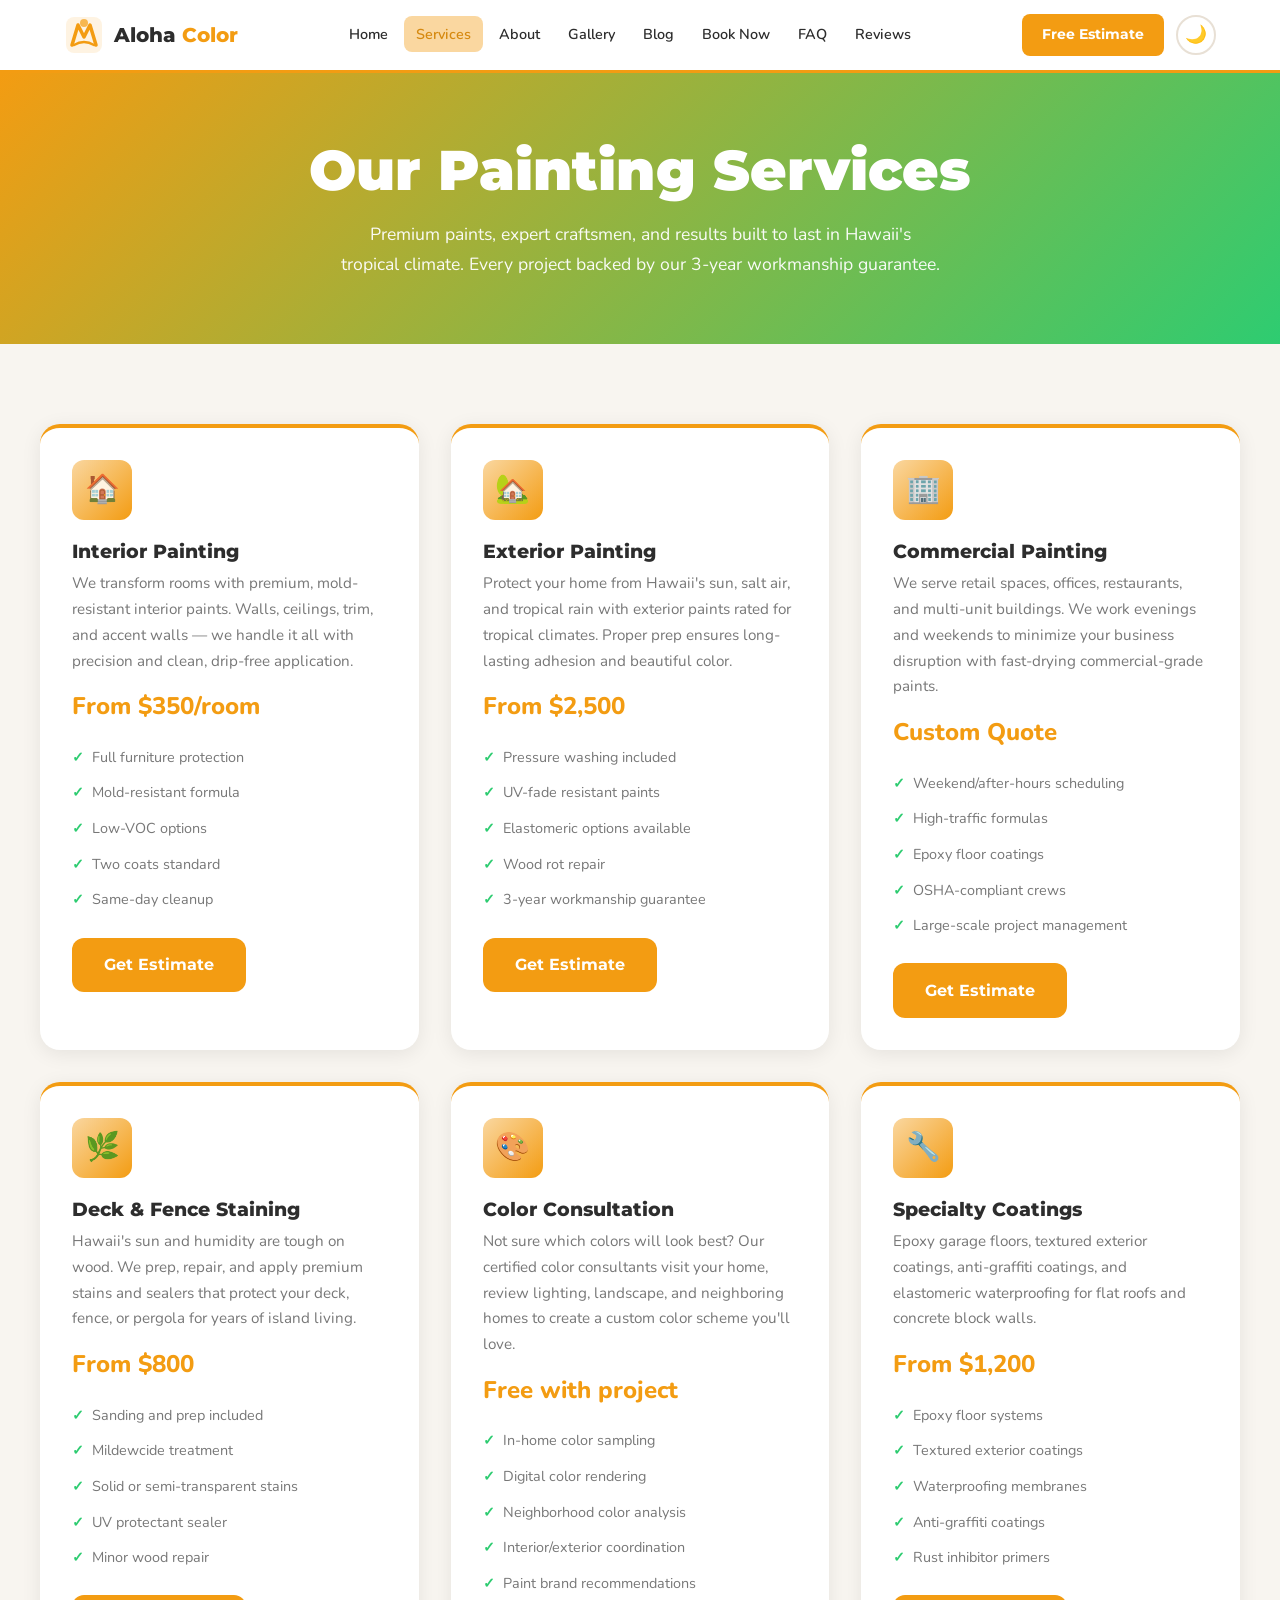
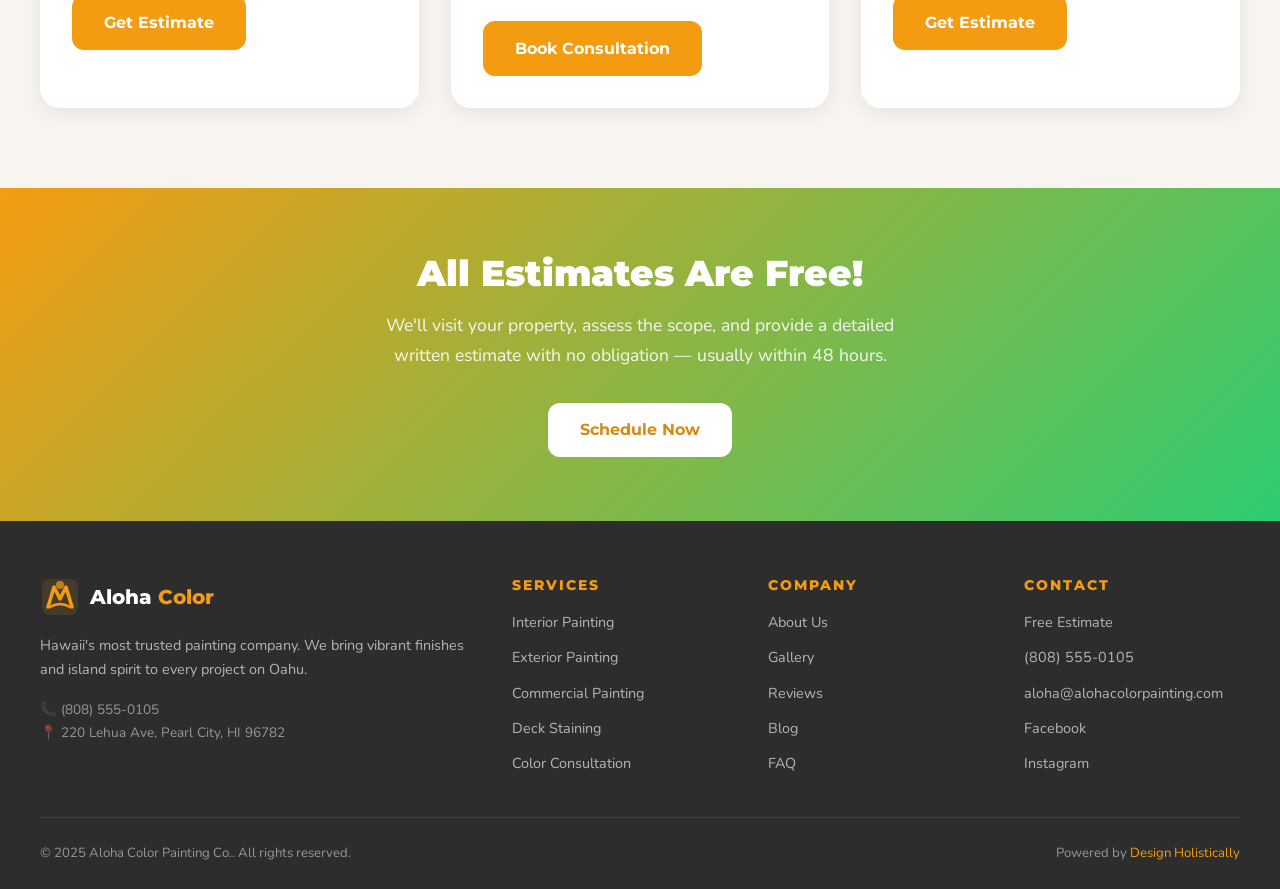
<file: services.html>
<!DOCTYPE html>
<html lang="en" data-theme="light">
<head>
<meta charset="UTF-8">
<meta name="viewport" content="width=device-width, initial-scale=1.0">
<title>Painting Services & Pricing | Aloha Color Painting Co.</title>
<meta name="description" content="Interior, exterior, commercial, deck staining, and color consultation services in Pearl City, HI.">
<meta property="og:title" content="Painting Services & Pricing | Aloha Color Painting Co.">
<meta property="og:description" content="Interior, exterior, commercial, deck staining, and color consultation services in Pearl City, HI.">
<meta property="og:image" content="images/hero.png">
<meta property="og:type" content="website">
<link rel="icon" href="data:image/svg+xml,<svg xmlns='http://www.w3.org/2000/svg' viewBox='0 0 100 100'><text y='.9em' font-size='90'>🎨</text></svg>">
<link rel="stylesheet" href="css/style.css">
<script type="application/ld+json">
{
  "@context": "https://schema.org",
  "@type": "LocalBusiness",
  "name": "Aloha Color Painting Co.",
  "description": "Vibrant finishes for island homes",
  "telephone": "(808) 555-0105",
  "address": {
    "@type": "PostalAddress",
    "streetAddress": "220 Lehua Ave",
    "addressLocality": "Pearl City",
    "addressRegion": "HI",
    "postalCode": "96782"
  },
  "url": "https://alohacolorpainting.com",
  "openingHours": "Mo-Fr 07:00-17:00",
  "priceRange": "$$"
}
</script>
  <link rel="icon" type="image/x-icon" href="images/favicon.ico">
  <link rel="icon" type="image/png" sizes="32x32" href="images/favicon-32x32.png">
  <link rel="icon" type="image/png" sizes="16x16" href="images/favicon-16x16.png">
  <link rel="apple-touch-icon" sizes="180x180" href="images/apple-touch-icon.png">
</head>
<body>
<header class="header">
  <nav class="nav-container">
    <a href="index.html" class="logo">
      <svg class="logo-svg" viewBox="0 0 40 40" fill="none" xmlns="http://www.w3.org/2000/svg">
  <rect x="2" y="2" width="36" height="36" rx="8" fill="currentColor" opacity="0.12"/>
  <path d="M8 30 L14 10 L20 22 L26 10 L32 30" stroke="currentColor" stroke-width="3.5" stroke-linecap="round" stroke-linejoin="round" fill="none"/>
  <circle cx="20" cy="8" r="4" fill="currentColor" opacity="0.7"/>
  <path d="M10 30 Q20 24 30 30" stroke="currentColor" stroke-width="2.5" stroke-linecap="round" fill="none"/>
</svg>
      <span class="logo-text">Aloha <span>Color</span></span>
    </a>
    <ul class="nav-links"><li><a href="index.html" class="">Home</a></li>
<li><a href="services.html" class="active">Services</a></li>
<li><a href="about.html" class="">About</a></li>
<li><a href="gallery.html" class="">Gallery</a></li>
<li><a href="blog.html" class="">Blog</a></li>
<li><a href="booking.html" class="">Book Now</a></li>
<li><a href="faq.html" class="">FAQ</a></li>
<li><a href="reviews.html" class="">Reviews</a></li></ul>
    <div class="nav-actions">
      <a href="booking.html" class="btn-nav">Free Estimate</a>
      <button class="theme-btn" aria-label="Toggle dark mode">🌙</button>
      <button class="hamburger" aria-label="Menu"><span></span><span></span><span></span></button>
    </div>
  </nav>
  <div class="mobile-menu"><a href="index.html">Home</a>
<a href="services.html">Services</a>
<a href="about.html">About</a>
<a href="gallery.html">Gallery</a>
<a href="blog.html">Blog</a>
<a href="booking.html">Book Now</a>
<a href="faq.html">FAQ</a>
<a href="reviews.html">Reviews</a></div>
</header>
<div class="section" style="background:linear-gradient(135deg,#F39C12,#2ECC71);padding:4rem 1.5rem;text-align:center;color:#fff;">
  <h1 style="font-size:clamp(2rem,5vw,3.5rem);font-weight:900;margin-bottom:1rem;">Our Painting Services</h1>
  <p style="max-width:600px;margin:0 auto;font-size:1.1rem;opacity:0.95;">Premium paints, expert craftsmen, and results built to last in Hawaii's tropical climate. Every project backed by our 3-year workmanship guarantee.</p>
</div>

<section class="section">
  <div class="container">
    <div class="grid-3">
      <div class="service-card fade-up">
        <div class="service-icon">🏠</div>
        <h3 class="card-title">Interior Painting</h3>
        <p class="card-text">We transform rooms with premium, mold-resistant interior paints. Walls, ceilings, trim, and accent walls — we handle it all with precision and clean, drip-free application.</p>
        <p class="service-price">From $350/room</p>
        <ul class="service-features">
          <li>Full furniture protection</li>
          <li>Mold-resistant formula</li>
          <li>Low-VOC options</li>
          <li>Two coats standard</li>
          <li>Same-day cleanup</li>
        </ul>
        <a href="booking.html" class="btn btn-primary" style="margin-top:1.25rem;display:inline-block;">Get Estimate</a>
      </div>
      <div class="service-card fade-up">
        <div class="service-icon">🏡</div>
        <h3 class="card-title">Exterior Painting</h3>
        <p class="card-text">Protect your home from Hawaii's sun, salt air, and tropical rain with exterior paints rated for tropical climates. Proper prep ensures long-lasting adhesion and beautiful color.</p>
        <p class="service-price">From $2,500</p>
        <ul class="service-features">
          <li>Pressure washing included</li>
          <li>UV-fade resistant paints</li>
          <li>Elastomeric options available</li>
          <li>Wood rot repair</li>
          <li>3-year workmanship guarantee</li>
        </ul>
        <a href="booking.html" class="btn btn-primary" style="margin-top:1.25rem;display:inline-block;">Get Estimate</a>
      </div>
      <div class="service-card fade-up">
        <div class="service-icon">🏢</div>
        <h3 class="card-title">Commercial Painting</h3>
        <p class="card-text">We serve retail spaces, offices, restaurants, and multi-unit buildings. We work evenings and weekends to minimize your business disruption with fast-drying commercial-grade paints.</p>
        <p class="service-price">Custom Quote</p>
        <ul class="service-features">
          <li>Weekend/after-hours scheduling</li>
          <li>High-traffic formulas</li>
          <li>Epoxy floor coatings</li>
          <li>OSHA-compliant crews</li>
          <li>Large-scale project management</li>
        </ul>
        <a href="booking.html" class="btn btn-primary" style="margin-top:1.25rem;display:inline-block;">Get Estimate</a>
      </div>
      <div class="service-card fade-up">
        <div class="service-icon">🌿</div>
        <h3 class="card-title">Deck & Fence Staining</h3>
        <p class="card-text">Hawaii's sun and humidity are tough on wood. We prep, repair, and apply premium stains and sealers that protect your deck, fence, or pergola for years of island living.</p>
        <p class="service-price">From $800</p>
        <ul class="service-features">
          <li>Sanding and prep included</li>
          <li>Mildewcide treatment</li>
          <li>Solid or semi-transparent stains</li>
          <li>UV protectant sealer</li>
          <li>Minor wood repair</li>
        </ul>
        <a href="booking.html" class="btn btn-primary" style="margin-top:1.25rem;display:inline-block;">Get Estimate</a>
      </div>
      <div class="service-card fade-up">
        <div class="service-icon">🎨</div>
        <h3 class="card-title">Color Consultation</h3>
        <p class="card-text">Not sure which colors will look best? Our certified color consultants visit your home, review lighting, landscape, and neighboring homes to create a custom color scheme you'll love.</p>
        <p class="service-price">Free with project</p>
        <ul class="service-features">
          <li>In-home color sampling</li>
          <li>Digital color rendering</li>
          <li>Neighborhood color analysis</li>
          <li>Interior/exterior coordination</li>
          <li>Paint brand recommendations</li>
        </ul>
        <a href="booking.html" class="btn btn-primary" style="margin-top:1.25rem;display:inline-block;">Book Consultation</a>
      </div>
      <div class="service-card fade-up">
        <div class="service-icon">🔧</div>
        <h3 class="card-title">Specialty Coatings</h3>
        <p class="card-text">Epoxy garage floors, textured exterior coatings, anti-graffiti coatings, and elastomeric waterproofing for flat roofs and concrete block walls.</p>
        <p class="service-price">From $1,200</p>
        <ul class="service-features">
          <li>Epoxy floor systems</li>
          <li>Textured exterior coatings</li>
          <li>Waterproofing membranes</li>
          <li>Anti-graffiti coatings</li>
          <li>Rust inhibitor primers</li>
        </ul>
        <a href="booking.html" class="btn btn-primary" style="margin-top:1.25rem;display:inline-block;">Get Estimate</a>
      </div>
    </div>
  </div>
</section>

<div class="cta-band fade-up">
  <h2>All Estimates Are Free!</h2>
  <p>We'll visit your property, assess the scope, and provide a detailed written estimate with no obligation — usually within 48 hours.</p>
  <a href="booking.html" class="btn btn-white">Schedule Now</a>
</div>

<footer class="footer">
  <div class="footer-grid">
    <div class="footer-brand">
      <a href="index.html" class="logo">
        <svg class="logo-svg" viewBox="0 0 40 40" fill="none" xmlns="http://www.w3.org/2000/svg">
  <rect x="2" y="2" width="36" height="36" rx="8" fill="currentColor" opacity="0.12"/>
  <path d="M8 30 L14 10 L20 22 L26 10 L32 30" stroke="currentColor" stroke-width="3.5" stroke-linecap="round" stroke-linejoin="round" fill="none"/>
  <circle cx="20" cy="8" r="4" fill="currentColor" opacity="0.7"/>
  <path d="M10 30 Q20 24 30 30" stroke="currentColor" stroke-width="2.5" stroke-linecap="round" fill="none"/>
</svg>
        <span class="logo-text">Aloha <span>Color</span></span>
      </a>
      <p class="footer-desc">Hawaii's most trusted painting company. We bring vibrant finishes and island spirit to every project on Oahu.</p>
      <p style="color:rgba(255,255,255,0.5);font-size:0.85rem;">📞 (808) 555-0105<br>📍 220 Lehua Ave, Pearl City, HI 96782</p>
    </div>
    <div>
      <h4>Services</h4>
      <ul>
        <li><a href="services.html">Interior Painting</a></li>
        <li><a href="services.html">Exterior Painting</a></li>
        <li><a href="services.html">Commercial Painting</a></li>
        <li><a href="services.html">Deck Staining</a></li>
        <li><a href="services.html">Color Consultation</a></li>
      </ul>
    </div>
    <div>
      <h4>Company</h4>
      <ul>
        <li><a href="about.html">About Us</a></li>
        <li><a href="gallery.html">Gallery</a></li>
        <li><a href="reviews.html">Reviews</a></li>
        <li><a href="blog.html">Blog</a></li>
        <li><a href="faq.html">FAQ</a></li>
      </ul>
    </div>
    <div>
      <h4>Contact</h4>
      <ul>
        <li><a href="booking.html">Free Estimate</a></li>
        <li><a href="tel:8085550105">(808) 555-0105</a></li>
        <li><a href="mailto:aloha@alohacolorpainting.com">aloha@alohacolorpainting.com</a></li>
        <li><a href="#">Facebook</a></li>
        <li><a href="#">Instagram</a></li>
      </ul>
    </div>
  </div>
  <div class="footer-bottom">
    <span>© 2025 Aloha Color Painting Co.. All rights reserved.</span>
    <span>Powered by <a href="https://designholistically.com" target="_blank">Design Holistically</a></span>
  </div>
</footer>
<button class="back-to-top" aria-label="Back to top">↑</button>
<script src="js/main.js"></script>
</file>
<file: css/style.css>
@import url('https://fonts.googleapis.com/css2?family=Nunito:ital,wght@0,400;0,600;0,700;0,800;0,900;1,400&family=Montserrat:wght@400;500;600;700;800&display=swap');

:root {
  --primary: #F39C12;
  --primary-dark: #D68910;
  --primary-light: #FAD7A0;
  --accent: #2ECC71;
  --accent-dark: #27AE60;
  --dark: #1A1A1A;
  --dark2: #2D2D2D;
  --mid: #555;
  --light: #F8F5F0;
  --white: #FFFFFF;
  --card-bg: #FFFFFF;
  --card-shadow: 0 4px 20px rgba(0,0,0,0.08);
  --border: #E8E0D5;
  --text: #2D2D2D;
  --text-muted: #777;
  --radius: 12px;
  --radius-lg: 20px;
  --transition: 0.3s ease;
}

[data-theme="dark"] {
  --dark: #F8F5F0;
  --dark2: #EDE8E0;
  --mid: #AAA;
  --light: #1A1A1A;
  --white: #2D2D2D;
  --card-bg: #2D2D2D;
  --card-shadow: 0 4px 20px rgba(0,0,0,0.3);
  --border: #3D3D3D;
  --text: #F0EBE3;
  --text-muted: #AAA;
}

*, *::before, *::after { box-sizing: border-box; margin: 0; padding: 0; }

html { scroll-behavior: smooth; }

body {
  font-family: 'Nunito', sans-serif;
  background: var(--light);
  color: var(--text);
  line-height: 1.7;
  transition: background var(--transition), color var(--transition);
}

h1,h2,h3,h4,h5 { font-family: 'Montserrat', sans-serif; line-height: 1.2; }

a { color: var(--primary); text-decoration: none; transition: color var(--transition); }
a:hover { color: var(--primary-dark); }

img { max-width: 100%; display: block; }

/* ── HEADER ── */
.header {
  position: sticky; top: 0; z-index: 1000;
  background: var(--white);
  border-bottom: 3px solid var(--primary);
  transition: background var(--transition), box-shadow var(--transition), backdrop-filter var(--transition);
}
.header.scrolled {
  background: rgba(255,255,255,0.88);
  backdrop-filter: blur(14px);
  box-shadow: 0 2px 20px rgba(243,156,18,0.15);
}
[data-theme="dark"] .header.scrolled { background: rgba(45,45,45,0.88); }

.nav-container {
  max-width: 1200px; margin: 0 auto;
  padding: 0 1.5rem;
  display: flex; align-items: center; justify-content: space-between;
  height: 70px;
}

.logo { display: flex; align-items: center; gap: 10px; font-family: 'Montserrat', sans-serif; }
.logo-svg { width: 40px; height: 40px; }
.logo-text { font-size: 1.25rem; font-weight: 800; color: var(--text); }
.logo-text span { color: var(--primary); }

.nav-links { display: flex; align-items: center; gap: 0.25rem; list-style: none; }
.nav-links a {
  color: var(--text); font-weight: 600; font-size: 0.9rem;
  padding: 0.5rem 0.75rem; border-radius: 8px;
  transition: background var(--transition), color var(--transition);
}
.nav-links a:hover, .nav-links a.active { background: var(--primary-light); color: var(--primary-dark); }

.nav-actions { display: flex; align-items: center; gap: 0.75rem; }

.btn-nav {
  background: var(--primary); color: #fff; border: none;
  padding: 0.55rem 1.25rem; border-radius: 8px;
  font-family: 'Montserrat', sans-serif; font-weight: 700; font-size: 0.875rem;
  cursor: pointer; transition: background var(--transition), transform var(--transition);
}
.btn-nav:hover { background: var(--primary-dark); transform: translateY(-1px); }

.theme-btn {
  background: none; border: 2px solid var(--border);
  width: 40px; height: 40px; border-radius: 50%;
  display: flex; align-items: center; justify-content: center;
  cursor: pointer; font-size: 1.1rem;
  transition: border-color var(--transition), transform var(--transition);
}
.theme-btn:hover { border-color: var(--primary); transform: rotate(20deg); }

.hamburger {
  display: none; flex-direction: column; gap: 5px;
  background: none; border: none; cursor: pointer; padding: 4px;
}
.hamburger span { width: 24px; height: 2px; background: var(--text); border-radius: 2px; transition: var(--transition); display: block; }
.hamburger.open span:nth-child(1) { transform: rotate(45deg) translate(5px,5px); }
.hamburger.open span:nth-child(2) { opacity: 0; }
.hamburger.open span:nth-child(3) { transform: rotate(-45deg) translate(5px,-5px); }

.mobile-menu {
  display: none; position: absolute; top: 70px; left: 0; right: 0;
  background: var(--white); border-top: 2px solid var(--primary);
  padding: 1rem; box-shadow: 0 8px 30px rgba(0,0,0,0.1);
}
.mobile-menu.open { display: block; }
.mobile-menu a {
  display: block; padding: 0.75rem 1rem; color: var(--text);
  font-weight: 600; border-radius: 8px;
  transition: background var(--transition);
}
.mobile-menu a:hover { background: var(--primary-light); color: var(--primary-dark); }

/* ── BUTTONS ── */
.btn {
  display: inline-block; padding: 0.85rem 2rem;
  border-radius: var(--radius); font-family: 'Montserrat', sans-serif;
  font-weight: 700; font-size: 1rem; cursor: pointer;
  transition: transform var(--transition), box-shadow var(--transition), background var(--transition);
  border: none; text-align: center;
}
.btn:hover { transform: translateY(-2px); box-shadow: 0 8px 25px rgba(0,0,0,0.15); }
.btn-primary { background: var(--primary); color: #fff; }
.btn-primary:hover { background: var(--primary-dark); color: #fff; }
.btn-accent { background: var(--accent); color: #fff; }
.btn-accent:hover { background: var(--accent-dark); color: #fff; }
.btn-outline {
  background: transparent; border: 2px solid var(--primary);
  color: var(--primary);
}
.btn-outline:hover { background: var(--primary); color: #fff; }
.btn-white { background: #fff; color: var(--primary-dark); }
.btn-white:hover { background: var(--primary-light); color: var(--primary-dark); }

/* ── HERO ── */
.hero {
  min-height: 90vh; position: relative;
  display: flex; align-items: center;
  overflow: hidden;
}
.hero-bg {
  position: absolute; inset: 0;
  background: linear-gradient(135deg, #F39C12 0%, #E67E22 50%, #2ECC71 100%);
}
.hero-bg img {
  width: 100%; height: 100%; object-fit: cover;
  opacity: 0.25; mix-blend-mode: multiply;
}
.hero-content {
  position: relative; z-index: 1; max-width: 1200px;
  margin: 0 auto; padding: 4rem 1.5rem;
  color: #fff;
}
.hero-badge {
  display: inline-block; background: rgba(255,255,255,0.25);
  border: 1px solid rgba(255,255,255,0.5);
  color: #fff; padding: 0.4rem 1rem; border-radius: 50px;
  font-size: 0.875rem; font-weight: 700; margin-bottom: 1.5rem;
  letter-spacing: 1px; text-transform: uppercase;
}
.hero h1 {
  font-size: clamp(2.5rem, 6vw, 4.5rem);
  font-weight: 900; margin-bottom: 1rem; text-shadow: 0 2px 10px rgba(0,0,0,0.2);
}
.hero p {
  font-size: clamp(1.1rem, 2.5vw, 1.35rem);
  max-width: 580px; margin-bottom: 2rem; opacity: 0.95;
}
.hero-actions { display: flex; gap: 1rem; flex-wrap: wrap; }

.hero-stats {
  display: flex; gap: 2rem; margin-top: 3rem; flex-wrap: wrap;
}
.stat-pill {
  background: rgba(255,255,255,0.2);
  border: 1px solid rgba(255,255,255,0.4);
  border-radius: 50px; padding: 0.6rem 1.25rem;
  font-weight: 700; font-size: 0.925rem; color: #fff;
}
.stat-pill span { font-size: 1.2rem; margin-right: 0.4rem; }

/* ── SECTIONS ── */
.section { padding: 5rem 1.5rem; }
.section-sm { padding: 3rem 1.5rem; }
.container { max-width: 1200px; margin: 0 auto; }

.section-label {
  font-size: 0.8rem; font-weight: 800; letter-spacing: 2px;
  text-transform: uppercase; color: var(--accent);
  margin-bottom: 0.5rem;
}
.section-title {
  font-size: clamp(1.75rem, 4vw, 2.75rem);
  font-weight: 800; color: var(--text); margin-bottom: 1rem;
}
.section-title span { color: var(--primary); }
.section-sub {
  font-size: 1.1rem; color: var(--text-muted);
  max-width: 600px; margin-bottom: 3rem;
}

.bg-light { background: var(--white); }
.bg-primary { background: var(--primary); }
.bg-accent-light { background: var(--primary-light); }

/* ── GRID ── */
.grid-2 { display: grid; grid-template-columns: repeat(2,1fr); gap: 2rem; }
.grid-3 { display: grid; grid-template-columns: repeat(3,1fr); gap: 2rem; }
.grid-4 { display: grid; grid-template-columns: repeat(4,1fr); gap: 1.5rem; }

/* ── CARDS ── */
.card {
  background: var(--card-bg); border-radius: var(--radius-lg);
  box-shadow: var(--card-shadow); overflow: hidden;
  transition: transform var(--transition), box-shadow var(--transition);
}
.card:hover { transform: translateY(-5px); box-shadow: 0 12px 40px rgba(243,156,18,0.15); }
.card-img { width: 100%; height: 220px; object-fit: cover; }
.card-body { padding: 1.5rem; }
.card-title { font-size: 1.2rem; font-weight: 800; margin-bottom: 0.5rem; color: var(--text); }
.card-text { color: var(--text-muted); font-size: 0.95rem; line-height: 1.7; }

/* ── SERVICE CARDS ── */
.service-card {
  background: var(--card-bg); border-radius: var(--radius-lg);
  box-shadow: var(--card-shadow); padding: 2rem;
  border-top: 4px solid var(--primary);
  transition: transform var(--transition), box-shadow var(--transition);
}
.service-card:hover { transform: translateY(-5px); box-shadow: 0 12px 40px rgba(243,156,18,0.2); }
.service-icon {
  width: 60px; height: 60px; border-radius: var(--radius);
  background: linear-gradient(135deg, var(--primary-light), var(--primary));
  display: flex; align-items: center; justify-content: center;
  font-size: 1.75rem; margin-bottom: 1.25rem;
}
.service-price {
  font-size: 1.5rem; font-weight: 800; color: var(--primary);
  margin: 0.75rem 0;
}
.service-features { list-style: none; }
.service-features li {
  padding: 0.35rem 0; font-size: 0.9rem; color: var(--text-muted);
  display: flex; align-items: center; gap: 0.5rem;
}
.service-features li::before { content: '✓'; color: var(--accent); font-weight: 800; }

/* ── TESTIMONIALS ── */
.testimonial-card {
  background: var(--card-bg); border-radius: var(--radius-lg);
  padding: 2rem; box-shadow: var(--card-shadow);
  border-left: 4px solid var(--primary);
  position: relative;
}
.testimonial-card::before {
  content: '"'; font-size: 5rem; color: var(--primary);
  opacity: 0.15; position: absolute; top: -10px; left: 15px;
  font-family: Georgia, serif; line-height: 1;
}
.stars { color: var(--primary); font-size: 1.1rem; margin-bottom: 0.75rem; }
.testimonial-text { font-style: italic; color: var(--text-muted); margin-bottom: 1.25rem; }
.testimonial-author { display: flex; align-items: center; gap: 0.75rem; }
.author-avatar { width: 48px; height: 48px; border-radius: 50%; object-fit: cover; }
.author-name { font-weight: 800; font-size: 0.95rem; color: var(--text); }
.author-loc { font-size: 0.8rem; color: var(--text-muted); }

/* ── ABOUT STRIP ── */
.about-strip {
  background: linear-gradient(135deg, var(--primary) 0%, var(--accent) 100%);
  padding: 4rem 1.5rem; text-align: center; color: #fff;
}
.about-strip h2 { font-size: 2rem; font-weight: 800; margin-bottom: 1rem; }
.about-strip p { max-width: 700px; margin: 0 auto 2rem; opacity: 0.95; font-size: 1.1rem; }

/* ── GALLERY ── */
.gallery-grid {
  display: grid;
  grid-template-columns: repeat(3,1fr);
  gap: 1rem;
}
.gallery-item {
  border-radius: var(--radius); overflow: hidden;
  aspect-ratio: 4/3; position: relative; cursor: pointer;
}
.gallery-item img { width: 100%; height: 100%; object-fit: cover; transition: transform 0.4s ease; }
.gallery-item:hover img { transform: scale(1.07); }
.gallery-overlay {
  position: absolute; inset: 0; background: linear-gradient(to top, rgba(243,156,18,0.85), transparent);
  opacity: 0; transition: opacity var(--transition);
  display: flex; align-items: flex-end; padding: 1rem;
}
.gallery-item:hover .gallery-overlay { opacity: 1; }
.gallery-overlay span { color: #fff; font-weight: 700; font-size: 0.9rem; }

/* ── BLOG ── */
.blog-card {
  background: var(--card-bg); border-radius: var(--radius-lg);
  box-shadow: var(--card-shadow); overflow: hidden;
  transition: transform var(--transition), box-shadow var(--transition);
}
.blog-card:hover { transform: translateY(-5px); box-shadow: 0 12px 40px rgba(243,156,18,0.15); }
.blog-card-img { width: 100%; height: 200px; object-fit: cover; }
.blog-card-body { padding: 1.5rem; }
.blog-tag {
  display: inline-block; background: var(--primary-light);
  color: var(--primary-dark); padding: 0.25rem 0.75rem;
  border-radius: 50px; font-size: 0.75rem; font-weight: 800;
  margin-bottom: 0.75rem; text-transform: uppercase;
}
.blog-card-title { font-size: 1.1rem; font-weight: 800; margin-bottom: 0.5rem; color: var(--text); }
.blog-card-meta { font-size: 0.8rem; color: var(--text-muted); }
.blog-card-excerpt { font-size: 0.925rem; color: var(--text-muted); margin: 0.75rem 0; }
.read-more { color: var(--primary); font-weight: 700; font-size: 0.9rem; }
.read-more:hover { color: var(--accent); }

/* ── BLOG POST ── */
.post-header {
  background: linear-gradient(135deg, var(--primary) 0%, var(--accent) 100%);
  padding: 5rem 1.5rem 3rem; color: #fff; text-align: center;
}
.post-header h1 { font-size: clamp(1.75rem, 4vw, 3rem); font-weight: 900; margin-bottom: 1rem; }
.post-meta { font-size: 0.9rem; opacity: 0.85; }
.post-body { max-width: 800px; margin: 3rem auto; padding: 0 1.5rem; }
.post-body h2 { font-size: 1.6rem; font-weight: 800; margin: 2rem 0 1rem; color: var(--text); }
.post-body h3 { font-size: 1.25rem; font-weight: 700; margin: 1.5rem 0 0.75rem; color: var(--primary); }
.post-body p { margin-bottom: 1.25rem; color: var(--text-muted); line-height: 1.85; }
.post-body ul { padding-left: 1.5rem; margin-bottom: 1.25rem; }
.post-body li { margin-bottom: 0.5rem; color: var(--text-muted); }
.post-img { width: 100%; border-radius: var(--radius-lg); margin: 2rem 0; height: 380px; object-fit: cover; }
.post-back { margin: 2rem 0; }
.post-back a { color: var(--primary); font-weight: 700; }

/* ── BOOKING FORM ── */
.booking-section { background: var(--light); min-height: 100vh; }
.booking-header {
  background: linear-gradient(135deg, var(--primary) 0%, var(--accent) 100%);
  padding: 4rem 1.5rem; text-align: center; color: #fff;
}
.booking-header h1 { font-size: 2.5rem; font-weight: 900; margin-bottom: 0.5rem; }
.booking-header p { opacity: 0.9; font-size: 1.1rem; }

.progress-bar {
  display: flex; justify-content: center; gap: 0; margin: 2.5rem auto;
  max-width: 600px;
}
.step-indicator {
  display: flex; align-items: center; flex: 1;
}
.step-num {
  width: 40px; height: 40px; border-radius: 50%;
  background: var(--border); color: var(--text-muted);
  display: flex; align-items: center; justify-content: center;
  font-weight: 800; font-size: 0.9rem; position: relative; z-index: 1;
  transition: background var(--transition), color var(--transition);
  flex-shrink: 0;
}
.step-indicator.active .step-num { background: var(--primary); color: #fff; }
.step-indicator.done .step-num { background: var(--accent); color: #fff; }
.step-line { flex: 1; height: 3px; background: var(--border); margin: 0 0.25rem; }
.step-indicator.done .step-line { background: var(--accent); }

.booking-form-wrap {
  max-width: 700px; margin: 0 auto; padding: 2rem 1.5rem 4rem;
}
.form-step { display: none; }
.form-step.active { display: block; }
.step-title {
  font-size: 1.5rem; font-weight: 800; margin-bottom: 0.5rem; color: var(--text);
  text-align: center;
}
.step-sub { text-align: center; color: var(--text-muted); margin-bottom: 2rem; }

.service-option {
  border: 2px solid var(--border); border-radius: var(--radius);
  padding: 1.25rem; margin-bottom: 0.75rem; cursor: pointer;
  display: flex; align-items: center; gap: 1rem;
  transition: border-color var(--transition), background var(--transition);
}
.service-option:hover, .service-option.selected {
  border-color: var(--primary); background: var(--primary-light);
}
.service-option-icon { font-size: 2rem; }
.service-option-info h4 { font-weight: 800; color: var(--text); margin-bottom: 0.25rem; }
.service-option-info p { font-size: 0.85rem; color: var(--text-muted); }
.service-option-price { margin-left: auto; font-weight: 800; color: var(--primary); font-size: 1.1rem; }

.form-group { margin-bottom: 1.25rem; }
.form-group label { display: block; font-weight: 700; margin-bottom: 0.4rem; font-size: 0.9rem; color: var(--text); }
.form-group input, .form-group select, .form-group textarea {
  width: 100%; padding: 0.75rem 1rem;
  border: 2px solid var(--border); border-radius: var(--radius);
  font-family: 'Nunito', sans-serif; font-size: 1rem;
  background: var(--card-bg); color: var(--text);
  transition: border-color var(--transition);
}
.form-group input:focus, .form-group select:focus, .form-group textarea:focus {
  outline: none; border-color: var(--primary);
}
.form-group textarea { min-height: 120px; resize: vertical; }
.form-row { display: grid; grid-template-columns: 1fr 1fr; gap: 1rem; }

.step-actions { display: flex; justify-content: space-between; margin-top: 2rem; gap: 1rem; }
.btn-step-back {
  background: none; border: 2px solid var(--border); color: var(--text);
  padding: 0.75rem 1.5rem; border-radius: var(--radius);
  font-family: 'Montserrat', sans-serif; font-weight: 700; cursor: pointer;
  transition: border-color var(--transition);
}
.btn-step-back:hover { border-color: var(--primary); }
.btn-step-next {
  background: var(--primary); color: #fff; border: none;
  padding: 0.75rem 2rem; border-radius: var(--radius);
  font-family: 'Montserrat', sans-serif; font-weight: 700; font-size: 1rem;
  cursor: pointer; transition: background var(--transition);
}
.btn-step-next:hover { background: var(--primary-dark); }

.confirmation-box { text-align: center; padding: 2rem; }
.confirm-icon { font-size: 4rem; margin-bottom: 1rem; }
.confirm-title { font-size: 1.75rem; font-weight: 900; color: var(--accent); margin-bottom: 0.75rem; }
.confirm-text { color: var(--text-muted); max-width: 450px; margin: 0 auto; }

/* ── ADMIN ── */
.admin-lock {
  min-height: 100vh; display: flex; align-items: center; justify-content: center;
  background: linear-gradient(135deg, var(--primary) 0%, var(--accent) 100%);
}
.lock-card {
  background: var(--card-bg); border-radius: var(--radius-lg);
  padding: 2.5rem; max-width: 400px; width: 100%; box-shadow: 0 20px 60px rgba(0,0,0,0.2);
  text-align: center;
}
.lock-icon { font-size: 3rem; margin-bottom: 1rem; }
.lock-card h2 { font-size: 1.5rem; font-weight: 800; margin-bottom: 0.5rem; color: var(--text); }
.lock-card p { color: var(--text-muted); margin-bottom: 1.5rem; }
.lock-input {
  width: 100%; padding: 0.75rem 1rem; border: 2px solid var(--border);
  border-radius: var(--radius); font-size: 1rem; margin-bottom: 1rem;
  background: var(--card-bg); color: var(--text); text-align: center;
  letter-spacing: 4px;
}
.lock-input:focus { outline: none; border-color: var(--primary); }
.lock-btn {
  width: 100%; background: var(--primary); color: #fff; border: none;
  padding: 0.85rem; border-radius: var(--radius);
  font-family: 'Montserrat', sans-serif; font-weight: 700; font-size: 1rem;
  cursor: pointer; transition: background var(--transition);
}
.lock-btn:hover { background: var(--primary-dark); }
.lock-error { color: #e74c3c; font-size: 0.875rem; margin-top: 0.5rem; display: none; }

.admin-panel { display: none; }
.admin-header {
  background: linear-gradient(135deg, var(--primary) 0%, var(--accent) 100%);
  padding: 1.5rem 2rem; color: #fff;
  display: flex; align-items: center; justify-content: space-between;
}
.admin-header h1 { font-size: 1.5rem; font-weight: 800; }
.admin-body { max-width: 1200px; margin: 0 auto; padding: 2rem 1.5rem; }

.stats-grid { display: grid; grid-template-columns: repeat(4,1fr); gap: 1.25rem; margin-bottom: 2.5rem; }
.stat-card {
  background: var(--card-bg); border-radius: var(--radius);
  padding: 1.5rem; box-shadow: var(--card-shadow);
  border-top: 4px solid var(--primary); text-align: center;
}
.stat-card:nth-child(2) { border-top-color: var(--accent); }
.stat-card:nth-child(3) { border-top-color: #9B59B6; }
.stat-card:nth-child(4) { border-top-color: #3498DB; }
.stat-num { font-size: 2rem; font-weight: 900; color: var(--text); }
.stat-label { font-size: 0.85rem; color: var(--text-muted); margin-top: 0.25rem; }

.admin-section-title { font-size: 1.1rem; font-weight: 800; margin-bottom: 1rem; color: var(--text); }
.admin-table-wrap { background: var(--card-bg); border-radius: var(--radius); box-shadow: var(--card-shadow); overflow: hidden; margin-bottom: 2rem; }
.admin-table { width: 100%; border-collapse: collapse; }
.admin-table th {
  background: var(--primary); color: #fff; padding: 0.875rem 1rem;
  text-align: left; font-size: 0.8rem; text-transform: uppercase; letter-spacing: 1px;
}
.admin-table td { padding: 0.875rem 1rem; border-bottom: 1px solid var(--border); font-size: 0.9rem; color: var(--text); }
.admin-table tr:last-child td { border-bottom: none; }
.status-badge {
  display: inline-block; padding: 0.25rem 0.75rem; border-radius: 50px;
  font-size: 0.75rem; font-weight: 700;
}
.status-pending { background: #FEF9E7; color: #D68910; }
.status-confirmed { background: #EAFAF1; color: #1E8449; }
.status-new { background: #EBF5FB; color: #1A5276; }

/* ── FAQ ── */
.faq-item {
  background: var(--card-bg); border-radius: var(--radius);
  box-shadow: var(--card-shadow); margin-bottom: 0.75rem; overflow: hidden;
}
.faq-q {
  padding: 1.25rem 1.5rem; font-weight: 700; cursor: pointer;
  display: flex; justify-content: space-between; align-items: center;
  color: var(--text); transition: background var(--transition);
}
.faq-q:hover { background: var(--primary-light); }
.faq-icon { font-size: 1.2rem; color: var(--primary); transition: transform var(--transition); }
.faq-a { padding: 0 1.5rem; max-height: 0; overflow: hidden; transition: max-height 0.4s ease, padding 0.3s ease; color: var(--text-muted); }
.faq-item.open .faq-icon { transform: rotate(45deg); }
.faq-item.open .faq-a { max-height: 300px; padding: 1rem 1.5rem; border-top: 1px solid var(--border); }

/* ── REVIEWS ── */
.reviews-hero {
  background: linear-gradient(135deg, var(--primary) 0%, var(--accent) 100%);
  padding: 4rem 1.5rem; text-align: center; color: #fff;
}
.overall-rating { font-size: 4rem; font-weight: 900; line-height: 1; }
.overall-stars { font-size: 2rem; color: #fff; margin: 0.5rem 0; }
.overall-count { font-size: 1rem; opacity: 0.9; }

.review-card {
  background: var(--card-bg); border-radius: var(--radius-lg);
  padding: 1.75rem; box-shadow: var(--card-shadow);
  border-top: 3px solid var(--primary);
}
.review-header { display: flex; align-items: center; gap: 0.75rem; margin-bottom: 1rem; }
.reviewer-avatar { width: 50px; height: 50px; border-radius: 50%; object-fit: cover; }
.reviewer-name { font-weight: 800; color: var(--text); font-size: 1rem; }
.review-date { font-size: 0.8rem; color: var(--text-muted); }
.review-stars { color: var(--primary); font-size: 1rem; margin-bottom: 0.75rem; }
.review-text { color: var(--text-muted); font-size: 0.95rem; line-height: 1.7; font-style: italic; }
.google-badge {
  display: flex; align-items: center; gap: 0.5rem; margin-top: 1rem;
  font-size: 0.8rem; color: var(--text-muted);
}
.google-badge svg { width: 18px; height: 18px; }

/* ── FOOTER ── */
.footer {
  background: var(--dark2); color: #fff; padding: 3.5rem 1.5rem 1.5rem;
}
[data-theme="dark"] .footer { background: #111; }
.footer-grid {
  max-width: 1200px; margin: 0 auto;
  display: grid; grid-template-columns: 2fr 1fr 1fr 1fr; gap: 2.5rem;
}
.footer-brand .logo-text { color: #fff; }
.footer-brand .logo-text span { color: var(--primary); }
.footer-desc { font-size: 0.9rem; color: rgba(255,255,255,0.65); margin: 1rem 0; line-height: 1.7; }
.footer h4 { font-size: 0.85rem; text-transform: uppercase; letter-spacing: 2px; color: var(--primary); margin-bottom: 1rem; font-weight: 800; }
.footer ul { list-style: none; }
.footer ul li { margin-bottom: 0.5rem; }
.footer ul a { color: rgba(255,255,255,0.65); font-size: 0.9rem; transition: color var(--transition); }
.footer ul a:hover { color: var(--primary); }
.footer-bottom {
  max-width: 1200px; margin: 2rem auto 0;
  padding-top: 1.5rem; border-top: 1px solid rgba(255,255,255,0.1);
  display: flex; justify-content: space-between; align-items: center;
  flex-wrap: wrap; gap: 0.5rem; font-size: 0.825rem; color: rgba(255,255,255,0.5);
}
.footer-bottom a { color: var(--primary); }

/* ── BACK TO TOP ── */
.back-to-top {
  position: fixed; bottom: 2rem; right: 2rem;
  width: 48px; height: 48px; border-radius: 50%;
  background: var(--primary); color: #fff; border: none; cursor: pointer;
  display: flex; align-items: center; justify-content: center;
  font-size: 1.2rem; box-shadow: 0 4px 15px rgba(243,156,18,0.4);
  opacity: 0; transform: translateY(20px);
  transition: opacity var(--transition), transform var(--transition);
  z-index: 500;
}
.back-to-top.visible { opacity: 1; transform: translateY(0); }
.back-to-top:hover { background: var(--primary-dark); }

/* ── FADE ANIMATIONS ── */
.fade-up {
  opacity: 0; transform: translateY(30px);
  transition: opacity 0.7s ease, transform 0.7s ease;
}
.fade-up.visible { opacity: 1; transform: translateY(0); }

/* ── BEFORE/AFTER GRID ── */
.ba-grid {
  display: grid; grid-template-columns: 1fr 1fr; gap: 1rem;
}
.ba-item { border-radius: var(--radius); overflow: hidden; position: relative; }
.ba-label {
  position: absolute; top: 0.75rem; left: 0.75rem;
  background: var(--primary); color: #fff;
  font-size: 0.75rem; font-weight: 800; padding: 0.25rem 0.6rem;
  border-radius: 50px; text-transform: uppercase;
}
.ba-label.after { background: var(--accent); }

/* ── CTA BAND ── */
.cta-band {
  background: linear-gradient(135deg, var(--primary) 0%, var(--accent) 100%);
  padding: 4rem 1.5rem; text-align: center; color: #fff;
}
.cta-band h2 { font-size: 2.25rem; font-weight: 900; margin-bottom: 1rem; }
.cta-band p { max-width: 550px; margin: 0 auto 2rem; opacity: 0.92; font-size: 1.1rem; }

/* ── CONTACT INFO BAND ── */
.contact-band { background: var(--primary); color: #fff; padding: 1rem 1.5rem; }
.contact-band-inner {
  max-width: 1200px; margin: 0 auto;
  display: flex; align-items: center; justify-content: center; gap: 2rem; flex-wrap: wrap;
}
.contact-pill { display: flex; align-items: center; gap: 0.5rem; font-weight: 600; font-size: 0.9rem; }

/* ── TEAM CARDS ── */
.team-card {
  background: var(--card-bg); border-radius: var(--radius-lg);
  box-shadow: var(--card-shadow); overflow: hidden; text-align: center;
  transition: transform var(--transition);
}
.team-card:hover { transform: translateY(-5px); }
.team-img { width: 100%; height: 260px; object-fit: cover; }
.team-body { padding: 1.5rem; }
.team-name { font-size: 1.1rem; font-weight: 800; color: var(--text); margin-bottom: 0.25rem; }
.team-role { font-size: 0.875rem; color: var(--primary); font-weight: 700; margin-bottom: 0.75rem; }
.team-bio { font-size: 0.875rem; color: var(--text-muted); }

/* ── COLOR SWATCHES ── */
.color-section {
  background: var(--card-bg); border-radius: var(--radius-lg);
  padding: 2rem; box-shadow: var(--card-shadow); margin-bottom: 1.5rem;
}
.color-swatches { display: flex; gap: 1rem; flex-wrap: wrap; margin-top: 1rem; }
.swatch { width: 80px; text-align: center; }
.swatch-circle { width: 70px; height: 70px; border-radius: 50%; margin: 0 auto 0.5rem; border: 3px solid var(--border); }
.swatch-name { font-size: 0.75rem; font-weight: 700; color: var(--text-muted); }

/* ── RESPONSIVE ── */
@media (max-width: 1024px) {
  .grid-4 { grid-template-columns: repeat(2,1fr); }
  .footer-grid { grid-template-columns: 1fr 1fr; gap: 2rem; }
  .stats-grid { grid-template-columns: repeat(2,1fr); }
}
@media (max-width: 768px) {
  .nav-links, .nav-actions .btn-nav { display: none; }
  .hamburger { display: flex; }
  .hero { min-height: 75vh; }
  .grid-2, .grid-3 { grid-template-columns: 1fr; }
  .gallery-grid { grid-template-columns: repeat(2,1fr); }
  .ba-grid { grid-template-columns: 1fr; }
  .footer-grid { grid-template-columns: 1fr; }
  .form-row { grid-template-columns: 1fr; }
  .stats-grid { grid-template-columns: repeat(2,1fr); }
}
@media (max-width: 480px) {
  .section { padding: 3rem 1rem; }
  .gallery-grid { grid-template-columns: 1fr; }
  .hero-stats { gap: 0.75rem; }
  .stats-grid { grid-template-columns: 1fr 1fr; }
}

.hero h1, .hero p, .hero-content, .hero .eyebrow-label, .hero .tag { color: #fff !important; }

[data-theme="dark"] .hero { background: transparent !important; }
[data-theme="dark"] .hero-bg img { opacity: 1 !important; }
</file>
